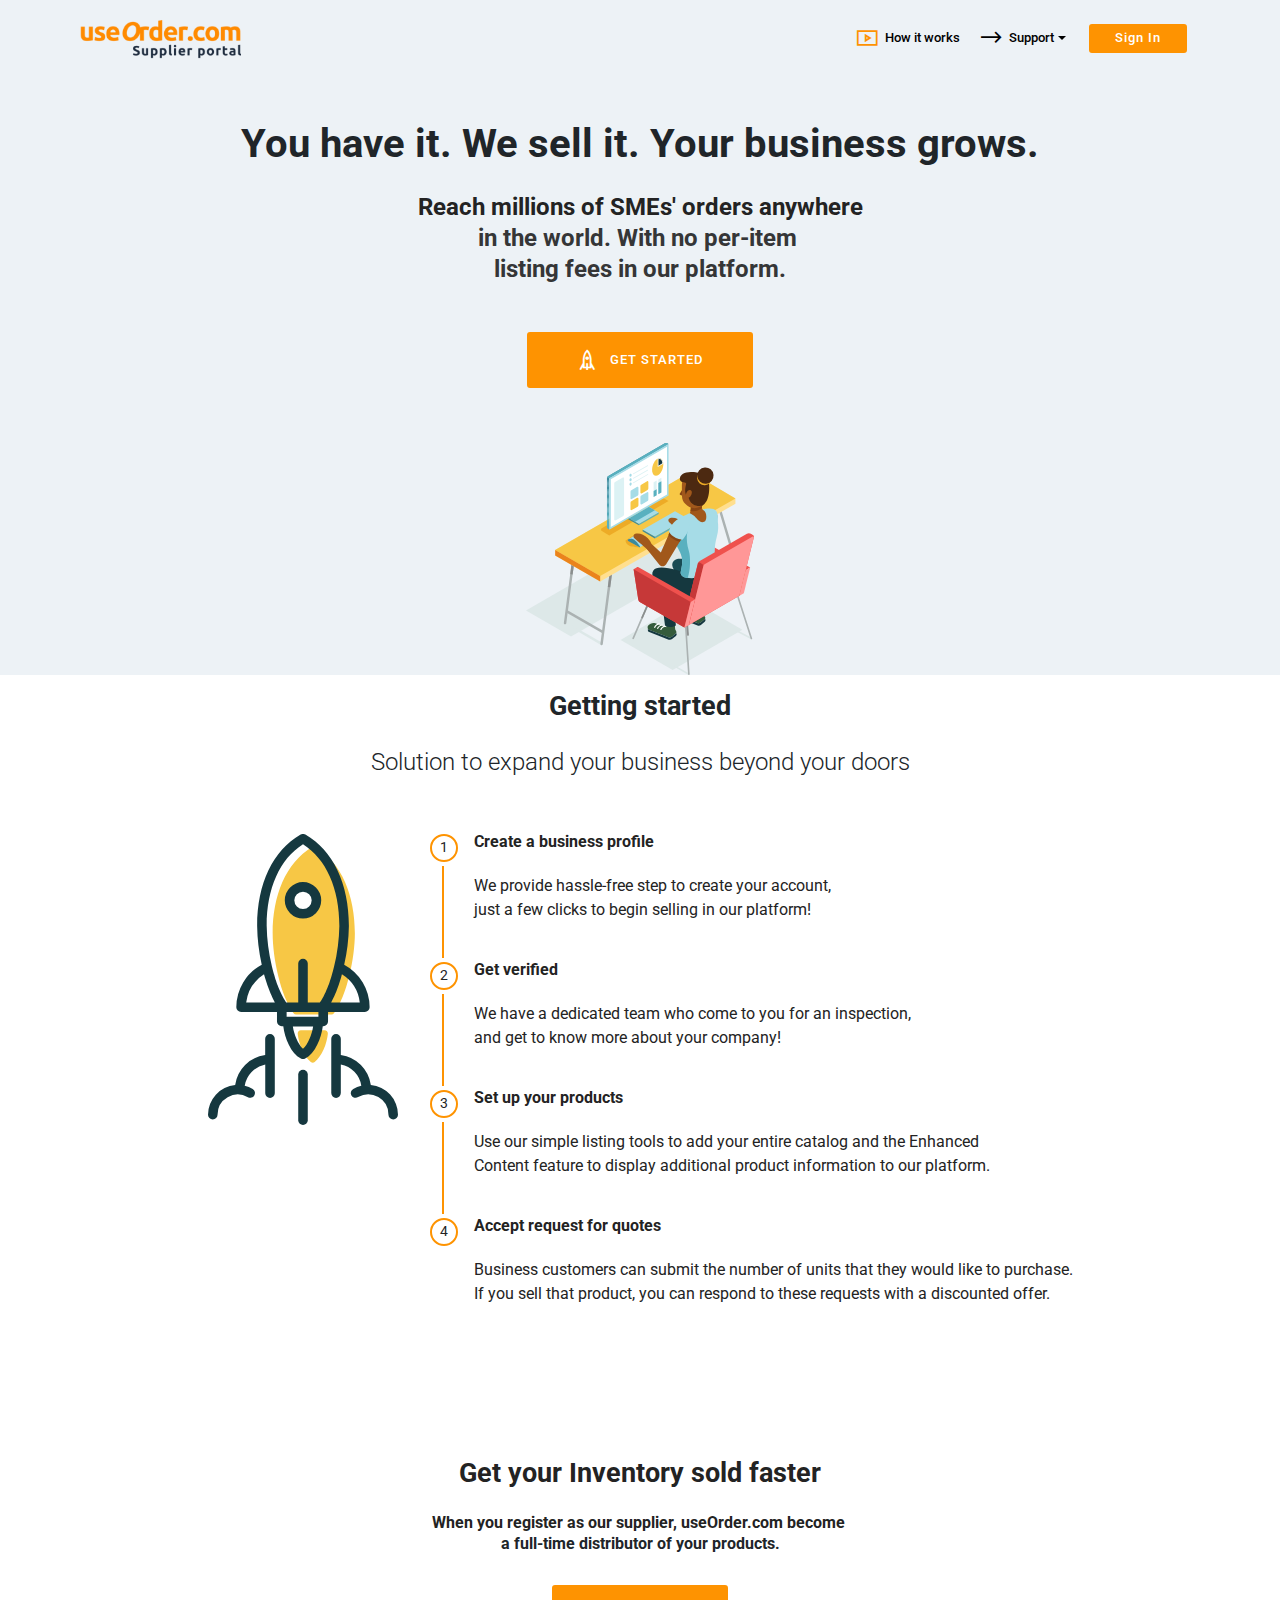
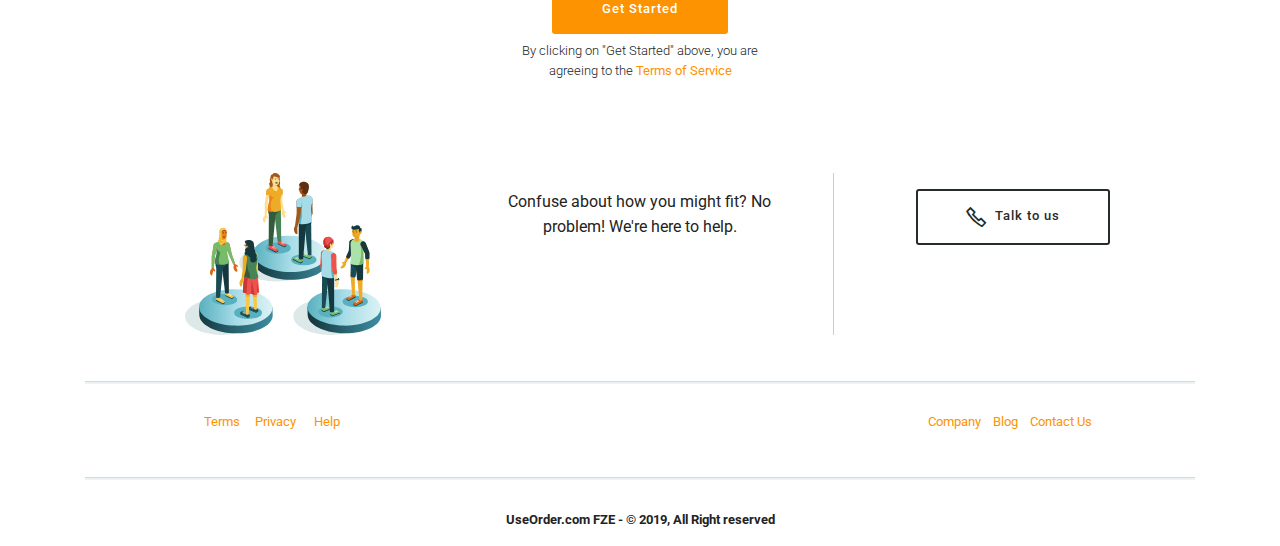
<file: index.html>
<!DOCTYPE html>
<html >
<head>
  <!-- Site made with Mobirise Website Builder v4.9.3, https://mobirise.com -->
  <meta charset="UTF-8">
  <meta http-equiv="X-UA-Compatible" content="IE=edge">
  <meta name="generator" content="Mobirise v4.9.3, mobirise.com">
  <meta name="viewport" content="width=device-width, initial-scale=1, minimum-scale=1">
  <link rel="shortcut icon" href="assets/images/dazzle-1-128x128-1.png" type="image/x-icon">
  <meta name="description" content="">
  <title>Home</title>
  <link rel="stylesheet" href="assets/web/assets/mobirise-icons2/mobirise2.css">
  <link rel="stylesheet" href="assets/tether/tether.min.css">
  <link rel="stylesheet" href="assets/bootstrap/css/bootstrap.min.css">
  <link rel="stylesheet" href="assets/bootstrap/css/bootstrap-grid.min.css">
  <link rel="stylesheet" href="assets/bootstrap/css/bootstrap-reboot.min.css">
  <link rel="stylesheet" href="assets/dropdown/css/style.css">
  <link rel="stylesheet" href="assets/theme/css/style.css">
  <link rel="stylesheet" href="assets/mobirise/css/mbr-additional.css" type="text/css">
  
  
  
</head>
<body>

<!-- Google Analytics -->
<!-- Global site tag (gtag.js) - Google Analytics -->
<script async src="https://www.googletagmanager.com/gtag/js?id=UA-134675288-1"></script>
<script>
  window.dataLayer = window.dataLayer || [];
  function gtag(){dataLayer.push(arguments);}
  gtag('js', new Date());

  gtag('config', 'UA-134675288-1');
</script>

<!-- /Google Analytics -->


  <section class="menu cid-rhuLbF3Mrj" once="menu" id="menu2-u">

    

    <nav class="navbar navbar-expand beta-menu navbar-dropdown align-items-center navbar-toggleable-sm bg-color transparent">
        <button class="navbar-toggler navbar-toggler-right" type="button" data-toggle="collapse" data-target="#navbarSupportedContent" aria-controls="navbarSupportedContent" aria-expanded="false" aria-label="Toggle navigation">
            <div class="hamburger">
                <span></span>
                <span></span>
                <span></span>
                <span></span>
            </div>
        </button>
        <div class="menu-logo">
            <div class="navbar-brand">
                <span class="navbar-logo">
                    <a href="index.html">
                        <img src="assets/images/logonow-1-244x244.png" alt="Mobirise" title="" style="height: 3.8rem;">
                    </a>
                </span>
                
            </div>
        </div>
        <div class="collapse navbar-collapse" id="navbarSupportedContent">
            <ul class="navbar-nav nav-dropdown" data-app-modern-menu="true"><li class="nav-item"><a class="nav-link link text-black display-4" href="#top" aria-expanded="false"><span class="mobi-mbri mobi-mbri-video-play mbr-iconfont mbr-iconfont-btn" style="color: rgb(254, 147, 1);"></span>How it works</a></li><li class="nav-item dropdown open">
                    <a class="nav-link link dropdown-toggle text-black display-4" href="page4.html#header10-1l" data-toggle="dropdown-submenu" aria-expanded="true"><span class="mobi-mbri mobi-mbri-right mbr-iconfont mbr-iconfont-btn"></span>
                        Support</a><div class="dropdown-menu"><a class="dropdown-item text-black display-4" href="page4.html#accordion2-2a">Help center<br>Learn more<br></a></div>
                </li></ul>
            <div class="navbar-buttons mbr-section-btn"><a class="btn btn-sm btn-primary display-4" href="https://suppliers-useorder-signup-authentification.auth.us-east-1.amazoncognito.com/login?response_type=code&client_id=74ou6cuthbeesd1fbcfqaa1pvc&redirect_uri=https://share.hsforms.com/1oiTVEujmROKLrL9jrIRT2A34qjj">Sign In</a></div>
        </div>
    </nav>
</section>

<section class="engine"><a href="https://mobirise.info/v">free html templates</a></section><section class="header4 cid-rhuJ1ALXPg" id="header4-s">

    

    

    <div class="container">
        <div class="row justify-content-md-center">
            <div class="media-content col-md-10">
                <h1 class="mbr-section-title align-center mbr-white pb-3 mbr-bold mbr-fonts-style display-1">You have it. We sell it. Your business grows.</h1>
                <h3 class="mbr-section-subtitle align-center mbr-white mbr-light pb-3 mbr-fonts-style display-5"><strong>Reach millions of SMEs' orders anywhere</strong><div><strong>in the world. With no per-item&nbsp;</strong></div><div><strong>listing fees in our platform.</strong></div></h3>
                <div class="mbr-text align-center mbr-white pb-3">
                    
                </div>
                <div class="mbr-section-btn align-center"><a class="btn btn-md btn-primary display-4" href="https://suppliers-useorder-signup-authentification.auth.us-east-1.amazoncognito.com/signup?response_type=code&client_id=74ou6cuthbeesd1fbcfqaa1pvc&redirect_uri=https://share.hsforms.com/1oiTVEujmROKLrL9jrIRT2A34qjj"><span class="mobi-mbri mobi-mbri-rocket mbr-iconfont mbr-iconfont-btn" style="color: rgb(255, 255, 255);"></span>GET STARTED</a></div>
            </div>
            <div class="mbr-figure pt-5">
                <img src="assets/images/person-at-desk.svg" alt="Mobirise" title="" style="width: 20%;">
            </div>
        </div>
    </div>
</section>

<section class="step3 cid-rhvi5Hh8Ep" id="step3-y">

    

    
    
    <div class="container">
        <h2 class="mbr-section-title pb-3 mbr-fonts-style align-center display-2"><strong>Getting started</strong></h2>
        <h3 class="mbr-section-subtitle pb-5 mbr-fonts-style align-center display-5">Solution to expand your business beyond your doors</h3>
        <div class="media-container-row">
            <div class="media-block" style="width: 20%;">
                <div class="mbr-figure">
                    <img src="assets/images/business-growth.svg" alt="" title="">
                </div>
            </div>
            <div class="step-container">
                <div class="card separline pb-4">
                    <div class="step-element d-flex">
                        <div class="step-wrapper pr-3">
                            <div class="step d-flex align-items-center justify-content-center">
                                1
                            </div>
                        </div>          
                        <div class="step-text-content">
                            <h4 class="mbr-step-title pb-3 mbr-fonts-style display-7"><strong>Create a business profile</strong></h4>
                            <p class="mbr-step-text mbr-fonts-style display-7">We provide hassle-free step to create your account,&nbsp;<br>just a few clicks to begin selling in our platform!</p>
                        </div>
                    </div>
                </div>

                <div class="card separline pb-4">
                    <div class="step-element d-flex">
                        <div class="step-wrapper pr-3">
                            <div class="step d-flex align-items-center justify-content-center">
                                2
                            </div>
                        </div>          
                        <div class="step-text-content">
                            <h4 class="mbr-step-title pb-3 mbr-fonts-style display-7"><div><span style="font-size: 1rem; background-color: transparent;"><strong>Get verified</strong></span><br></div></h4>
                            <p class="mbr-step-text mbr-fonts-style display-7">We have a dedicated team who come to you for an inspection, <br>and get to know more about your company!</p>
                        </div>
                    </div>
                </div>

                <div class="card separline pb-4">
                    <div class="step-element d-flex">
                        <div class="step-wrapper pr-3">
                            <div class="step d-flex align-items-center justify-content-center">
                                3
                            </div>
                        </div>          
                        <div class="step-text-content">
                            <h4 class="mbr-step-title pb-3 mbr-fonts-style display-7"><div><span style="font-size: 1rem; background-color: transparent;"><strong>Set up your products</strong></span><br></div></h4>
                            <p class="mbr-step-text mbr-fonts-style display-7">Use our simple listing tools to add your entire catalog and the Enhanced <br>Content feature to display additional product information to our platform.</p>
                        </div>
                    </div>
                </div>

                <div class="card">
                    <div class="step-element d-flex">
                        <div class="step-wrapper pr-3">
                            <div class="step d-flex align-items-center justify-content-center">
                                4
                            </div>
                        </div>          
                        <div class="step-text-content">
                            <h4 class="mbr-step-title pb-3 mbr-fonts-style display-7"><strong>
                                Accept request for quotes</strong></h4>
                            <p class="mbr-step-text mbr-fonts-style display-7">Business customers can submit the number of units that they would like to purchase. <br>If you sell that product, you can respond to these requests with a discounted offer.</p>
                        </div>
                    </div>
                </div>

                

                

                

                

                
            </div>
        </div>
    </div>
</section>

<section class="header1 cid-rhuCE1dL53" id="header1-n">

    

    

    <div class="container">
        <div class="row justify-content-md-center">
            <div class="mbr-white col-md-10">
                <h1 class="mbr-section-title align-center mbr-bold pb-3 mbr-fonts-style display-2">Get your Inventory sold faster</h1>
                <h3 class="mbr-section-subtitle align-center mbr-light pb-3 mbr-fonts-style display-7"><strong>When you register as our supplier, useOrder.com become&nbsp;</strong><div><strong>a full-time distributor of your products.</strong></div></h3>
                
                <div class="mbr-section-btn align-center"><a class="btn btn-md btn-primary display-4" href="https://suppliers-useorder-signup-authentification.auth.us-east-1.amazoncognito.com/signup?response_type=code&client_id=74ou6cuthbeesd1fbcfqaa1pvc&redirect_uri=https://share.hsforms.com/1oiTVEujmROKLrL9jrIRT2A34qjj">Get Started</a></div>
            </div>
        </div>
    </div>

</section>

<section class="mbr-section article content1 cid-rhuDXevOaW" id="content1-q">
    
     

    <div class="container">
        <div class="media-container-row">
            <div class="mbr-text col-12 mbr-fonts-style display-4 col-md-6">By clicking on "Get Started" above, you are<div><span style="font-size: 0.8rem;">agreeing to the <a href="page5.html#content4-1u">Terms of Service</a></span><br></div></div>
        </div>
    </div>
</section>

<section class="services4 cid-rhGhjwsPS7" xmlns="http://www.w3.org/1999/html" id="services4-2n">
    <!---->
    
    <!---->
    <!--Overlay-->
    
    <!--Container-->
    <div class="container">
        <div class="row">
            <!--Card-1-->
            <div class="card p-3 col-12">
                <div class="card-wrapper media-container-row media-container-row">
                    <div class="card-box">
                        <div class="row">
                            <div class="col-12 col-md-12 col-lg-4">
                                <div class="wrapper">
                                    <!--Image-->
                                    <div class="mbr-figure" style="width: 60%;">
                                        <img src="assets/images/customer-segments.svg" alt="Mobirise" title="">
                                    </div>
                                </div>
                            </div>
                            <div class="col-12 col-md-7 col-lg-4">
                                <div class="wrapper col-left">
                                    <!--Title-->
                                    
                                    <!--Subtitle-->
                                    <p class="mbr-text mbr-fonts-style pt-3 display-7">Confuse about how you might fit? No problem! We're here to help.<br></p>
                                </div>
                            </div>
                            <div class="col-12 col-md-5 col-lg-4">
                                <div class="wrapper border_wrapper">
                                    <!--Cost-->
                                    
                                    <!--Btn-->
                                    <div class="mbr-section-btn col-right align-center"><a href="tel:+971 4 8867745" class="btn m-0 btn-info-outline display-4"><span class="mobi-mbri mobi-mbri-phone mbr-iconfont mbr-iconfont-btn"></span>Talk to us</a></div>
                                </div>
                            </div>
                        </div>
                    </div>
                </div>
            </div>
            <!--Card-2-->
            
            <!--Card-3-->
            
        </div>
    </div>
</section>

<section class="mbr-section article content9 cid-rhysHMJvv6" id="content9-1k">
    
     

    <div class="container">
        <div class="inner-container" style="width: 100%;">
            <hr class="line" style="width: 100%;">
            <div class="section-text align-center mbr-fonts-style display-4"><p>&nbsp; &nbsp; &nbsp;<a href="page5.html" class="text-primary">Terms</a>&nbsp; &nbsp; &nbsp;<a href="page3.html">Privacy</a> &nbsp; &nbsp; &nbsp;<a href="page4.html#accordion2-2a" class="text-primary">Help</a>&nbsp; &nbsp; &nbsp; &nbsp; &nbsp; &nbsp; &nbsp; &nbsp; &nbsp; &nbsp; &nbsp; &nbsp; &nbsp; &nbsp; &nbsp; &nbsp; &nbsp; &nbsp; &nbsp; &nbsp; &nbsp; &nbsp; &nbsp; &nbsp; &nbsp; &nbsp; &nbsp; &nbsp; &nbsp; &nbsp; &nbsp; &nbsp; &nbsp; &nbsp; &nbsp; &nbsp; &nbsp; &nbsp; &nbsp; &nbsp; &nbsp; &nbsp; &nbsp; &nbsp; &nbsp; &nbsp; &nbsp; &nbsp; &nbsp; &nbsp; &nbsp; &nbsp; &nbsp; &nbsp; &nbsp; &nbsp; &nbsp; &nbsp; &nbsp; &nbsp; &nbsp; &nbsp; &nbsp; &nbsp; &nbsp; &nbsp; &nbsp; &nbsp; &nbsp; &nbsp; &nbsp; &nbsp; &nbsp; &nbsp; &nbsp; &nbsp; &nbsp; &nbsp; &nbsp; &nbsp; &nbsp; &nbsp; &nbsp; &nbsp; &nbsp; &nbsp; &nbsp; &nbsp; &nbsp; &nbsp; &nbsp; &nbsp; &nbsp; &nbsp; &nbsp; &nbsp; &nbsp; &nbsp;&nbsp;<a href="index.html" class="text-primary">Company</a> &nbsp; &nbsp;<a href="index.html" class="text-primary">Blog</a> &nbsp; &nbsp;<a href="mailto:b@suleman.awsapps.com" class="text-primary">Contact Us</a></p></div>
            <hr class="line" style="width: 100%;">
        </div>
        </div>
</section>

<section once="" class="cid-rhuGXRLyRP" id="footer6-r">

    

    

    <div class="container">
        <div class="media-container-row align-center mbr-white">
            <div class="col-12">
                <p class="mbr-text mb-0 mbr-fonts-style display-4"><strong>UseOrder.com FZE - © 2019, All Right reserved</strong><br></p>
            </div>
        </div>
    </div>
</section>


  <script src="assets/web/assets/jquery/jquery.min.js"></script>
  <script src="assets/popper/popper.min.js"></script>
  <script src="assets/tether/tether.min.js"></script>
  <script src="assets/bootstrap/js/bootstrap.min.js"></script>
  <script src="assets/smoothscroll/smooth-scroll.js"></script>
  <script src="assets/dropdown/js/script.min.js"></script>
  <script src="assets/touchswipe/jquery.touch-swipe.min.js"></script>
  <script src="assets/theme/js/script.js"></script>
  
  
</body>
</html>
</file>
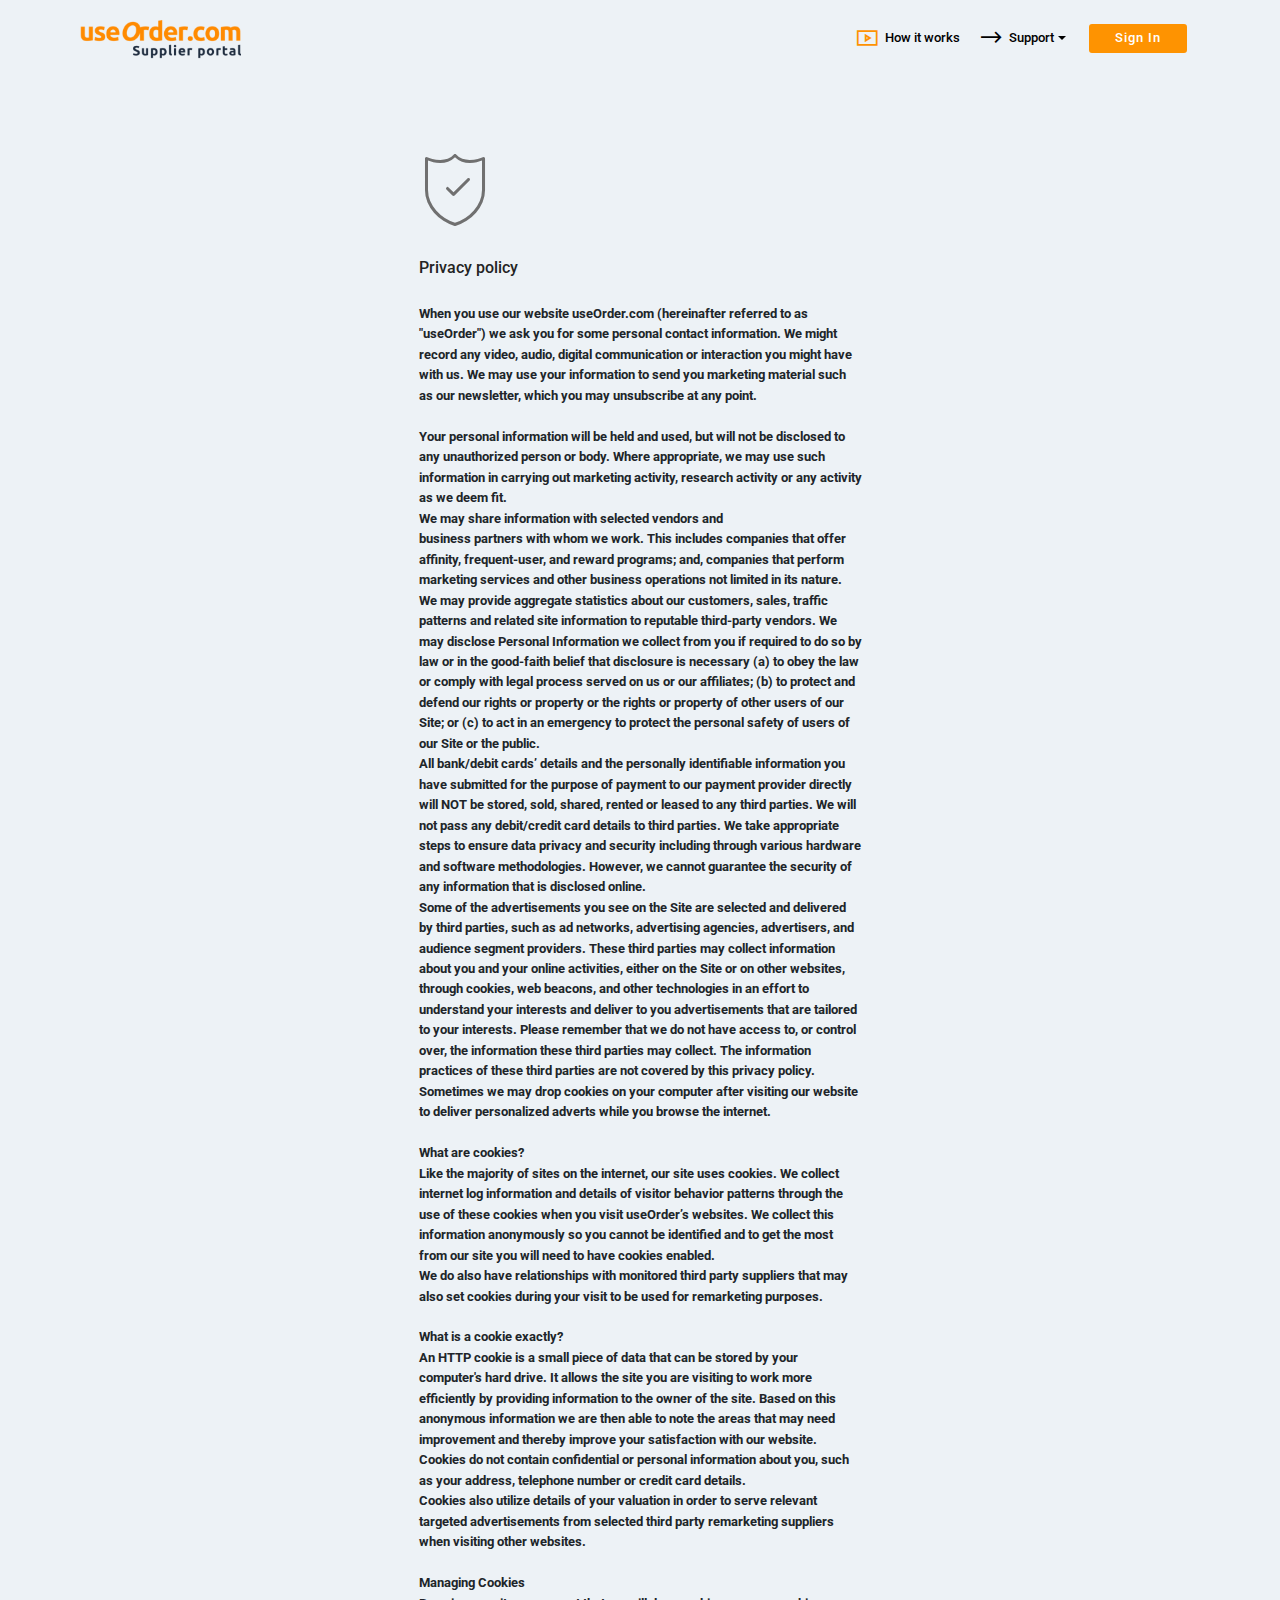
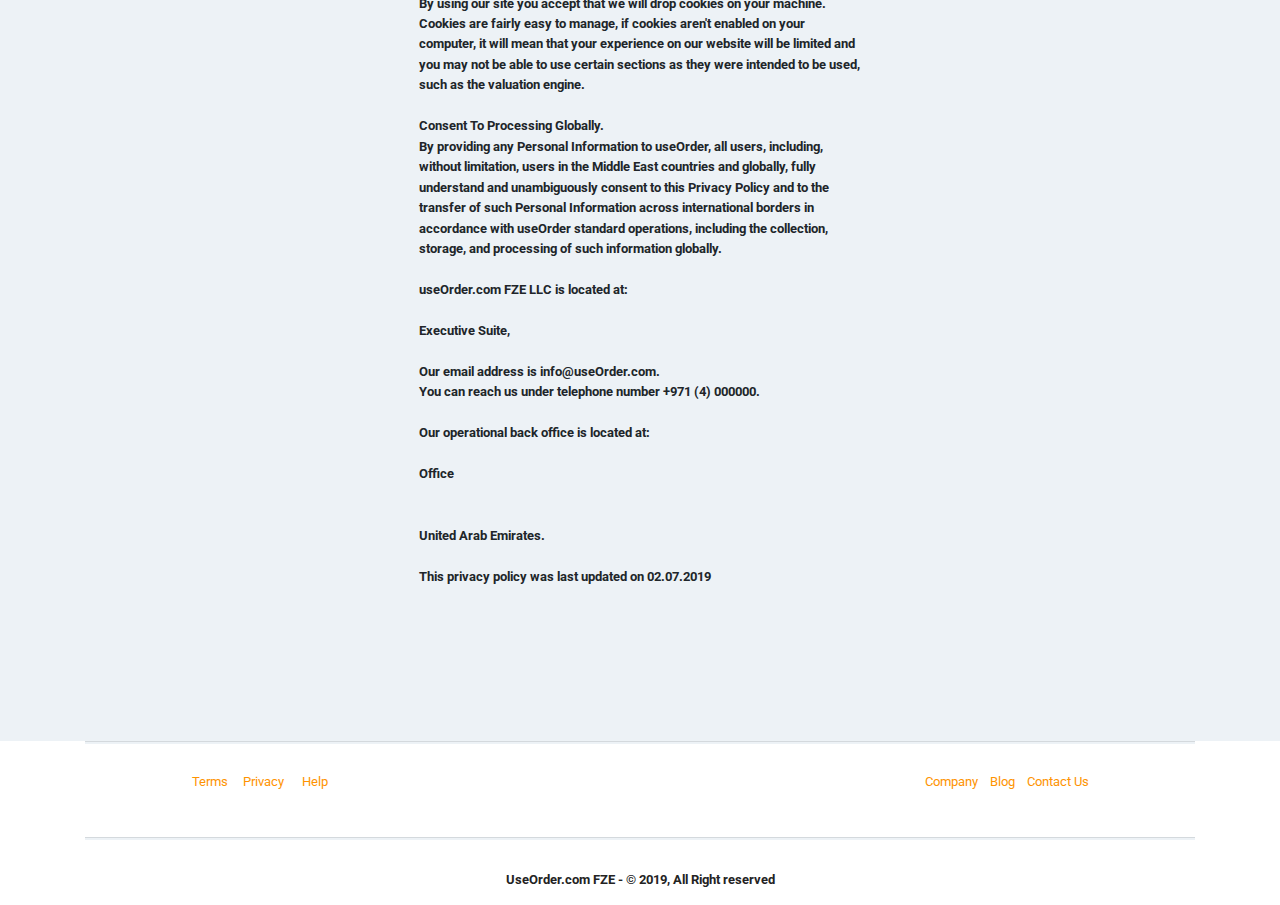
<file: page3.html>
<!DOCTYPE html>
<html >
<head>
  <!-- Site made with Mobirise Website Builder v4.9.3, https://mobirise.com -->
  <meta charset="UTF-8">
  <meta http-equiv="X-UA-Compatible" content="IE=edge">
  <meta name="generator" content="Mobirise v4.9.3, mobirise.com">
  <meta name="viewport" content="width=device-width, initial-scale=1, minimum-scale=1">
  <link rel="shortcut icon" href="assets/images/dazzle-1-128x128-1.png" type="image/x-icon">
  <meta name="description" content="">
  <title>Privacy</title>
  <link rel="stylesheet" href="assets/web/assets/mobirise-icons2/mobirise2.css">
  <link rel="stylesheet" href="assets/web/assets/mobirise-icons/mobirise-icons.css">
  <link rel="stylesheet" href="assets/tether/tether.min.css">
  <link rel="stylesheet" href="assets/bootstrap/css/bootstrap.min.css">
  <link rel="stylesheet" href="assets/bootstrap/css/bootstrap-grid.min.css">
  <link rel="stylesheet" href="assets/bootstrap/css/bootstrap-reboot.min.css">
  <link rel="stylesheet" href="assets/dropdown/css/style.css">
  <link rel="stylesheet" href="assets/theme/css/style.css">
  <link rel="stylesheet" href="assets/mobirise/css/mbr-additional.css" type="text/css">
  
  
  
</head>
<body>

<!-- Google Analytics -->
<!-- Global site tag (gtag.js) - Google Analytics -->
<script async src="https://www.googletagmanager.com/gtag/js?id=UA-134675288-1"></script>
<script>
  window.dataLayer = window.dataLayer || [];
  function gtag(){dataLayer.push(arguments);}
  gtag('js', new Date());

  gtag('config', 'UA-134675288-1');
</script>

<!-- /Google Analytics -->


  <section class="menu cid-rhuLbF3Mrj" once="menu" id="menu2-1l">

    

    <nav class="navbar navbar-expand beta-menu navbar-dropdown align-items-center navbar-toggleable-sm bg-color transparent">
        <button class="navbar-toggler navbar-toggler-right" type="button" data-toggle="collapse" data-target="#navbarSupportedContent" aria-controls="navbarSupportedContent" aria-expanded="false" aria-label="Toggle navigation">
            <div class="hamburger">
                <span></span>
                <span></span>
                <span></span>
                <span></span>
            </div>
        </button>
        <div class="menu-logo">
            <div class="navbar-brand">
                <span class="navbar-logo">
                    <a href="index.html">
                        <img src="assets/images/logonow-1-244x244.png" alt="Mobirise" title="" style="height: 3.8rem;">
                    </a>
                </span>
                
            </div>
        </div>
        <div class="collapse navbar-collapse" id="navbarSupportedContent">
            <ul class="navbar-nav nav-dropdown" data-app-modern-menu="true"><li class="nav-item"><a class="nav-link link text-black display-4" href="#top" aria-expanded="false"><span class="mobi-mbri mobi-mbri-video-play mbr-iconfont mbr-iconfont-btn" style="color: rgb(254, 147, 1);"></span>How it works</a></li><li class="nav-item dropdown open">
                    <a class="nav-link link dropdown-toggle text-black display-4" href="page4.html#header10-1l" data-toggle="dropdown-submenu" aria-expanded="true"><span class="mobi-mbri mobi-mbri-right mbr-iconfont mbr-iconfont-btn"></span>
                        Support</a><div class="dropdown-menu"><a class="dropdown-item text-black display-4" href="page4.html#accordion2-2a">Help center<br>Learn more<br></a></div>
                </li></ul>
            <div class="navbar-buttons mbr-section-btn"><a class="btn btn-sm btn-primary display-4" href="https://suppliers-useorder-signup-authentification.auth.us-east-1.amazoncognito.com/login?response_type=code&client_id=74ou6cuthbeesd1fbcfqaa1pvc&redirect_uri=https://share.hsforms.com/1oiTVEujmROKLrL9jrIRT2A34qjj">Sign In</a></div>
        </div>
    </nav>
</section>

<section class="engine"><a href="https://mobirise.info/t">amp templates</a></section><section class="features6 cid-rinvRBpETC" id="features6-1o">
    
    

    
    <div class="container">
        <div class="media-container-row">

            <div class="card p-3 col-12 col-md-6">
                <div class="card-img pb-3">
                    <span class="mbr-iconfont mbri-protect"></span>
                </div>
                <div class="card-box">
                    <h4 class="card-title py-3 mbr-fonts-style display-7">
                        Privacy policy</h4>
                    <p class="mbr-text mbr-fonts-style display-4"><strong>When you use our website useOrder.com (hereinafter referred to as "useOrder") we ask you for some personal contact information. We might record any video, audio, digital communication or interaction you might have with us. We may use your information to send you marketing material such as our newsletter, which you may unsubscribe at any point.<br><br>Your personal information will be held and used, but will not be disclosed to any unauthorized person or body. Where appropriate, we may use such information in carrying out marketing activity, research activity or any activity as we deem fit. <br>We may share information with selected vendors and<br>business partners with whom we work. This includes companies that offer affinity, frequent-user, and reward programs; and, companies that perform marketing services and other business operations not limited in its nature. We may provide aggregate statistics about our customers, sales, traffic patterns and related site information to reputable third-party vendors. We may disclose Personal Information we collect from you if required to do so by law or in the good-faith belief that disclosure is necessary (a) to obey the law or comply with legal process served on us or our affiliates; (b) to protect and defend our rights or property or the rights or property of other users of our Site; or (c) to act in an emergency to protect the personal safety of users of our Site or the public.<br>All bank/debit cards’ details and the personally identifiable information you have submitted for the purpose of payment to our payment provider directly will NOT be stored, sold, shared, rented or leased to any third parties. We will not pass any debit/credit card details to third parties. We take appropriate steps to ensure data privacy and security including through various hardware and software methodologies. However, we cannot guarantee the security of any information that is disclosed online.<br>Some of the advertisements you see on the Site are selected and delivered by third parties, such as ad networks, advertising agencies, advertisers, and audience segment providers. These third parties may collect information about you and your online activities, either on the Site or on other websites, through cookies, web beacons, and other technologies in an effort to understand your interests and deliver to you advertisements that are tailored to your interests. Please remember that we do not have access to, or control over, the information these third parties may collect. The information practices of these third parties are not covered by this privacy policy. Sometimes we may drop cookies on your computer after visiting our website to deliver personalized adverts while you browse the internet.<br><br>What are cookies?<br>Like the majority of sites on the internet, our site uses cookies. We collect internet log information and details of visitor behavior patterns through the use of these cookies when you visit useOrder’s websites. We collect this information anonymously so you cannot be identified and to get the most from our site you will need to have cookies enabled.<br>We do also have relationships with monitored third party suppliers that may also set cookies during your visit to be used for remarketing purposes.<br><br>What is a cookie exactly?<br>An HTTP cookie is a small piece of data that can be stored by your computer's hard drive. It allows the site you are visiting to work more efficiently by providing information to the owner of the site. Based on this anonymous information we are then able to note the areas that may need improvement and thereby improve your satisfaction with our website.<br>Cookies do not contain confidential or personal information about you, such as your address, telephone number or credit card details.<br>Cookies also utilize details of your valuation in order to serve relevant targeted advertisements from selected third party remarketing suppliers when visiting other websites.<br><br>Managing Cookies<br>By using our site you accept that we will drop cookies on your machine.<br>Cookies are fairly easy to manage, if cookies aren't enabled on your computer, it will mean that your experience on our website will be limited and you may not be able to use certain sections as they were intended to be used, such as the valuation engine.<br><br>Consent To Processing Globally.<br>By providing any Personal Information to useOrder, all users, including, without limitation, users in the Middle East countries and globally, fully understand and unambiguously consent to this Privacy Policy and to the transfer of such Personal Information across international borders in accordance with useOrder standard operations, including the collection, storage, and processing of such information globally.<br><br>useOrder.com FZE LLC is located at: <br><br>Executive Suite, <br><br>Our email address is info@useOrder.com.<br>You can reach us under telephone number +971 (4) 000000.<br><br>Our operational back office is located at:<br><br>Office <br><br><br>United Arab Emirates.<br><br>This privacy policy was last updated on 02.07.2019</strong></p>
                </div>
            </div>

            

            

            

        </div>

    </div>

</section>

<section class="mbr-section article content9 cid-risVNT5VCG" id="content9-1x">
    
     

    <div class="container">
        <div class="inner-container" style="width: 100%;">
            <hr class="line" style="width: 100%;">
            <div class="section-text align-center mbr-fonts-style display-4"><p><a href="page5.html#content4-1u" class="text-primary">Terms</a>&nbsp; &nbsp; &nbsp;<a href="#top">Privacy</a> &nbsp; &nbsp; &nbsp;<a href="page4.html#accordion2-2a" class="text-primary">Help</a>&nbsp;&nbsp;&nbsp; &nbsp; &nbsp; &nbsp; &nbsp; &nbsp; &nbsp; &nbsp; &nbsp; &nbsp; &nbsp; &nbsp; &nbsp; &nbsp; &nbsp; &nbsp; &nbsp; &nbsp; &nbsp; &nbsp; &nbsp; &nbsp; &nbsp; &nbsp; &nbsp; &nbsp; &nbsp; &nbsp; &nbsp; &nbsp; &nbsp; &nbsp; &nbsp; &nbsp; &nbsp; &nbsp; &nbsp; &nbsp; &nbsp; &nbsp; &nbsp; &nbsp; &nbsp; &nbsp; &nbsp; &nbsp; &nbsp; &nbsp; &nbsp; &nbsp; &nbsp; &nbsp; &nbsp; &nbsp; &nbsp; &nbsp; &nbsp; &nbsp; &nbsp; &nbsp; &nbsp; &nbsp; &nbsp; &nbsp; &nbsp; &nbsp; &nbsp; &nbsp; &nbsp; &nbsp; &nbsp; &nbsp; &nbsp; &nbsp; &nbsp; &nbsp; &nbsp; &nbsp; &nbsp; &nbsp; &nbsp; &nbsp; &nbsp; &nbsp; &nbsp; &nbsp; &nbsp; &nbsp; &nbsp; &nbsp; &nbsp; &nbsp; &nbsp; &nbsp; &nbsp; &nbsp; &nbsp; &nbsp; &nbsp;<a href="index.html" class="text-primary">Company</a> &nbsp; &nbsp;<a href="index.html" class="text-primary">Blog</a> &nbsp; &nbsp;<a href="mailto:b@suleman.awsapps.com" class="text-primary">Contact Us</a></p></div>
            <hr class="line" style="width: 100%;">
        </div>
        </div>
</section>

<section once="" class="cid-rhuGXRLyRP" id="footer6-1m">

    

    

    <div class="container">
        <div class="media-container-row align-center mbr-white">
            <div class="col-12">
                <p class="mbr-text mb-0 mbr-fonts-style display-4"><strong>UseOrder.com FZE - © 2019, All Right reserved</strong><br></p>
            </div>
        </div>
    </div>
</section>


  <script src="assets/web/assets/jquery/jquery.min.js"></script>
  <script src="assets/popper/popper.min.js"></script>
  <script src="assets/tether/tether.min.js"></script>
  <script src="assets/bootstrap/js/bootstrap.min.js"></script>
  <script src="assets/smoothscroll/smooth-scroll.js"></script>
  <script src="assets/dropdown/js/script.min.js"></script>
  <script src="assets/touchswipe/jquery.touch-swipe.min.js"></script>
  <script src="assets/theme/js/script.js"></script>
  
  
</body>
</html>
</file>
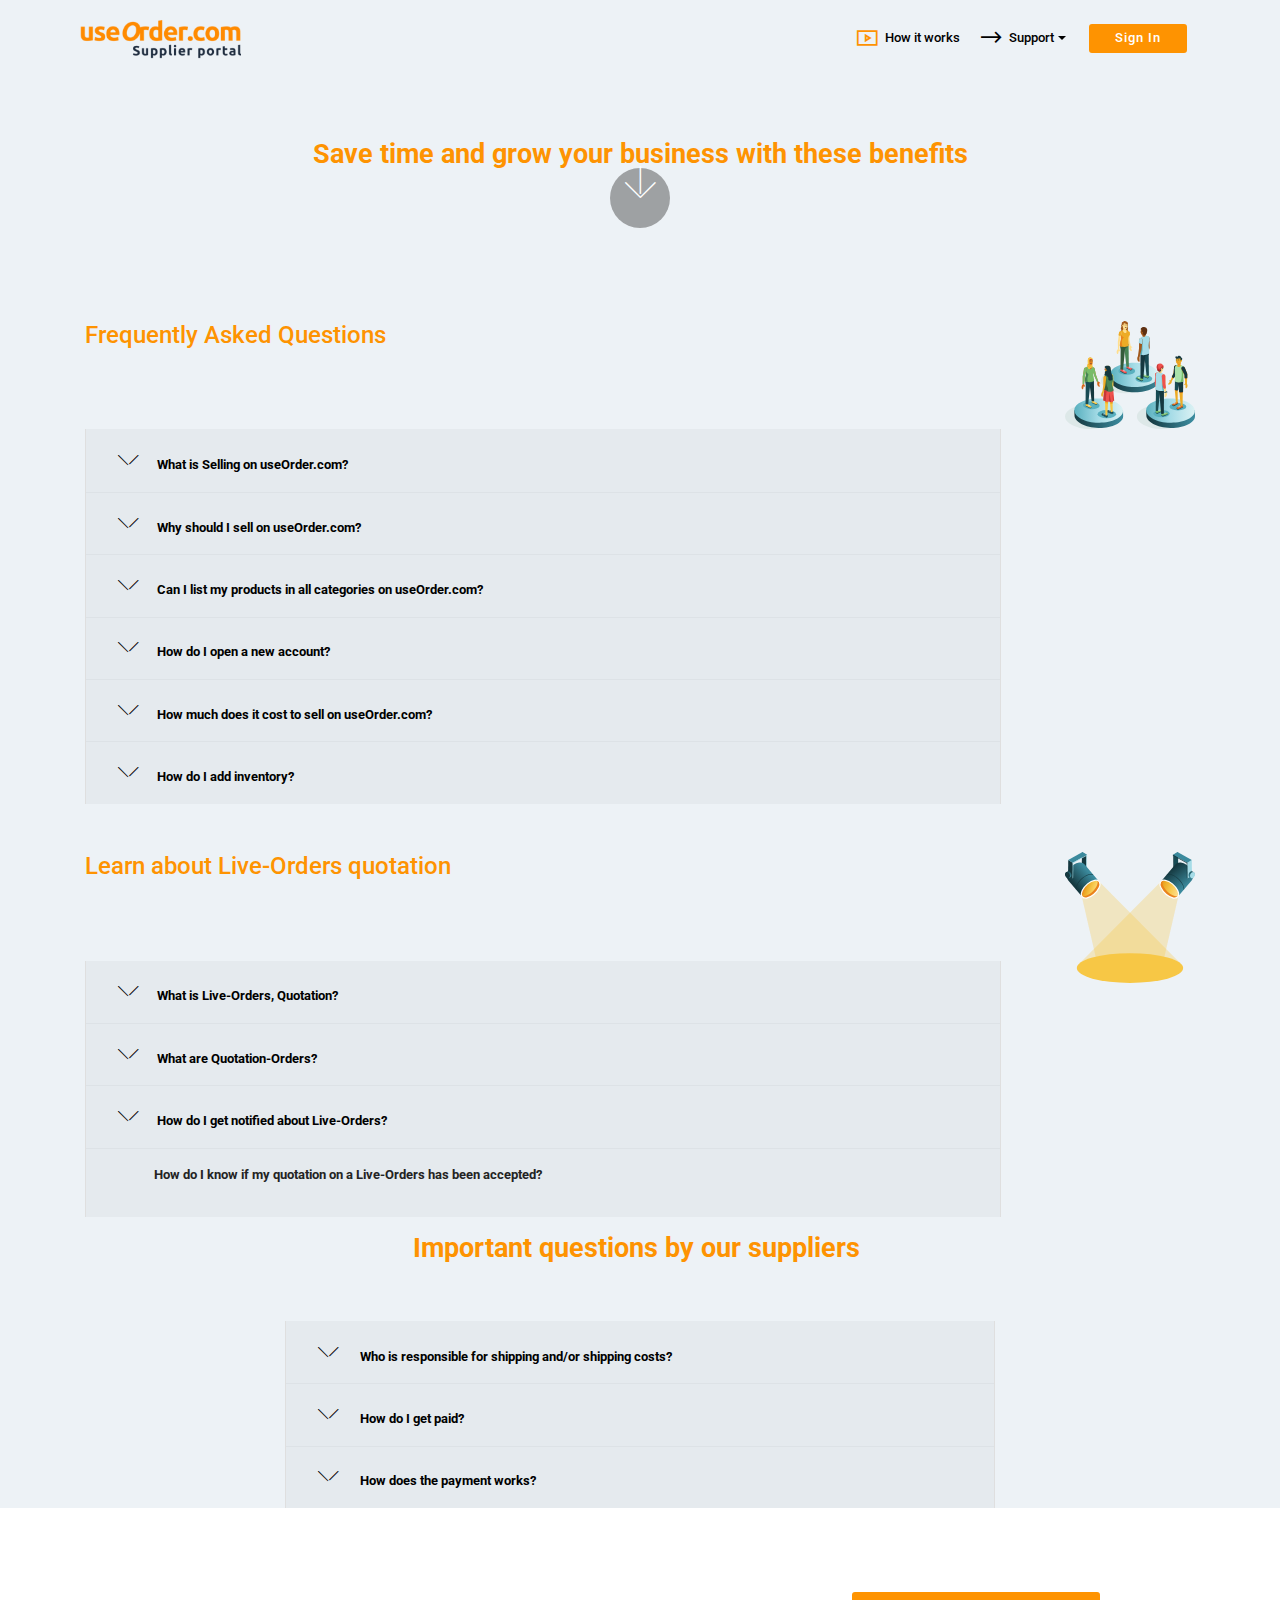
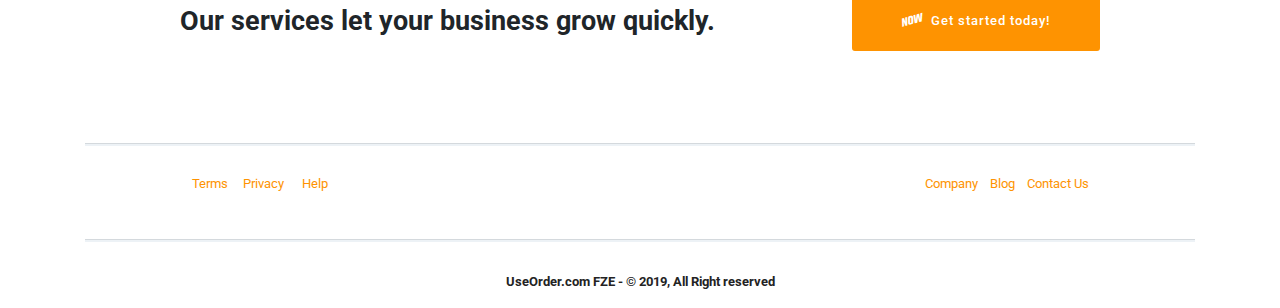
<file: page4.html>
<!DOCTYPE html>
<html >
<head>
  <!-- Site made with Mobirise Website Builder v4.9.3, https://mobirise.com -->
  <meta charset="UTF-8">
  <meta http-equiv="X-UA-Compatible" content="IE=edge">
  <meta name="generator" content="Mobirise v4.9.3, mobirise.com">
  <meta name="viewport" content="width=device-width, initial-scale=1, minimum-scale=1">
  <link rel="shortcut icon" href="assets/images/dazzle-1-128x128-1.png" type="image/x-icon">
  <meta name="description" content="">
  <title>support</title>
  <link rel="stylesheet" href="assets/web/assets/mobirise-icons/mobirise-icons.css">
  <link rel="stylesheet" href="assets/web/assets/mobirise-icons2/mobirise2.css">
  <link rel="stylesheet" href="assets/tether/tether.min.css">
  <link rel="stylesheet" href="assets/bootstrap/css/bootstrap.min.css">
  <link rel="stylesheet" href="assets/bootstrap/css/bootstrap-grid.min.css">
  <link rel="stylesheet" href="assets/bootstrap/css/bootstrap-reboot.min.css">
  <link rel="stylesheet" href="assets/socicon/css/styles.css">
  <link rel="stylesheet" href="assets/dropdown/css/style.css">
  <link rel="stylesheet" href="assets/theme/css/style.css">
  <link rel="stylesheet" href="assets/mobirise/css/mbr-additional.css" type="text/css">
  
  
  
</head>
<body>

<!-- Google Analytics -->
<!-- Global site tag (gtag.js) - Google Analytics -->
<script async src="https://www.googletagmanager.com/gtag/js?id=UA-134675288-1"></script>
<script>
  window.dataLayer = window.dataLayer || [];
  function gtag(){dataLayer.push(arguments);}
  gtag('js', new Date());

  gtag('config', 'UA-134675288-1');
</script>

<!-- /Google Analytics -->


  <section class="menu cid-rintqkcmAB" once="menu" id="menu2-1k">

    

    <nav class="navbar navbar-expand beta-menu navbar-dropdown align-items-center navbar-toggleable-sm bg-color transparent">
        <button class="navbar-toggler navbar-toggler-right" type="button" data-toggle="collapse" data-target="#navbarSupportedContent" aria-controls="navbarSupportedContent" aria-expanded="false" aria-label="Toggle navigation">
            <div class="hamburger">
                <span></span>
                <span></span>
                <span></span>
                <span></span>
            </div>
        </button>
        <div class="menu-logo">
            <div class="navbar-brand">
                <span class="navbar-logo">
                    <a href="index.html">
                        <img src="assets/images/logonow-1-244x244.png" alt="Mobirise" title="" style="height: 3.8rem;">
                    </a>
                </span>
                
            </div>
        </div>
        <div class="collapse navbar-collapse" id="navbarSupportedContent">
            <ul class="navbar-nav nav-dropdown" data-app-modern-menu="true"><li class="nav-item"><a class="nav-link link text-black display-4" href="#top" aria-expanded="false"><span class="mobi-mbri mobi-mbri-video-play mbr-iconfont mbr-iconfont-btn" style="color: rgb(254, 147, 1);"></span>How it works</a></li><li class="nav-item dropdown open">
                    <a class="nav-link link dropdown-toggle text-black display-4" href="page4.html#header10-1l" data-toggle="dropdown-submenu" aria-expanded="true"><span class="mobi-mbri mobi-mbri-right mbr-iconfont mbr-iconfont-btn"></span>
                        Support</a><div class="dropdown-menu"><a class="dropdown-item text-black display-4" href="page4.html#accordion2-2a">Help center<br>Learn more<br></a></div>
                </li></ul>
            <div class="navbar-buttons mbr-section-btn"><a class="btn btn-sm btn-primary display-4" href="https://suppliers-useorder-signup-authentification.auth.us-east-1.amazoncognito.com/login?response_type=code&client_id=74ou6cuthbeesd1fbcfqaa1pvc&redirect_uri=https://share.hsforms.com/1oiTVEujmROKLrL9jrIRT2A34qjj">Sign In</a></div>
        </div>
    </nav>
</section>

<section class="engine"><a href="https://mobirise.info/j">website templates</a></section><section class="header10 cid-ris0qx9Oth" id="header10-1l">

    

    

    <div class="container">
        <div class="media-container-column mbr-white p-5 align-left">
            <h1 class="mbr-section-title mbr-bold pb-3 mbr-fonts-style display-2">Save time and grow your business with these benefits</h1>
            
            
            
        </div>
    </div>

    <div class="mbr-arrow hidden-sm-down" aria-hidden="true">
        <a href="#next">
            <i class="mbri-down mbr-iconfont"></i>
        </a>
    </div>
</section>

<section class="accordion2 cid-rhEXlCjUZV" id="accordion2-2a">

    


    
    <div class="container">
        <div class="media-container-row pt-5">
            <div class="accordion-content">
                <h2 class="mbr-section-title align-center pb-3 mbr-fonts-style display-5">Frequently Asked Questions</h2>
                
                <div id="bootstrap-accordion_13" class="panel-group accordionStyles accordion pt-5 mt-3" role="tablist" aria-multiselectable="true">
                        <div class="card">
                            <div class="card-header" role="tab" id="headingOne">
                                <a role="button" class="collapsed panel-title text-black" data-toggle="collapse" data-core="" href="#collapse1_13" aria-expanded="false" aria-controls="collapse1">
                                    <h4 class="mbr-fonts-style display-4">
                                        <span class="sign mbr-iconfont mbri-arrow-down inactive"></span><strong>&nbsp;What is Selling on useOrder.com?
                                    </strong></h4>
                                </a>
                            </div>
                            <div id="collapse1_13" class="panel-collapse noScroll collapse" role="tabpanel" aria-labelledby="headingOne" data-parent="#bootstrap-accordion_13">
                                <div class="panel-body p-4">
                                    <p class="mbr-fonts-style panel-text display-7">Selling on useOrder.com is a program that enables a manufacturer, supplier, wholesaler, distributor, and vendor to sell their products and inventory on useOrder.com and reach millions of SMEs anywhere in the world. With no per-item listing fees in our platform.</p>
                                </div>
                            </div>
                        </div>
                
                        <div class="card">
                            <div class="card-header" role="tab" id="headingTwo">
                                <a role="button" class="collapsed panel-title text-black" data-toggle="collapse" data-core="" href="#collapse2_13" aria-expanded="false" aria-controls="collapse2">
                                    <h4 class="mbr-fonts-style mbr-fonts-style display-4">
                                        <span class="sign mbr-iconfont mbri-arrow-down inactive"></span><strong>&nbsp;Why should I sell on useOrder.com?
                                    </strong></h4>
                                </a>
                                
                            </div>
                            <div id="collapse2_13" class="panel-collapse noScroll collapse" role="tabpanel" aria-labelledby="headingTwo" data-parent="#bootstrap-accordion_13">
                                <div class="panel-body p-4">
                                    <p class="mbr-fonts-style panel-text display-7">When the registration is complete, you will receive access to our Live-Orders, you reach millions of SMEs anywhere in the world. With no per-item listing fees in our platform.</p>
                                </div>
                            </div>
                        </div>
                
                        <div class="card">
                            <div class="card-header" role="tab" id="headingThree">
                                <a role="button" class="collapsed panel-title text-black" data-toggle="collapse" data-core="" href="#collapse3_13" aria-expanded="false" aria-controls="collapse3">
                                    <h4 class="mbr-fonts-style display-4">
                                        <span class="sign mbr-iconfont mbri-arrow-down inactive"></span><strong>&nbsp;Can I list my products in all categories on useOrder.com?
                                    </strong></h4>
                                </a>
                            </div>
                            <div id="collapse3_13" class="panel-collapse noScroll collapse" role="tabpanel" aria-labelledby="headingThree" data-parent="#bootstrap-accordion_13">
                                <div class="panel-body p-4">
                                    <p class="mbr-fonts-style panel-text display-7">Yes, you can, in fact, we highly recommend that you add all your inventory</p>
                                </div>
                            </div>
                        </div>
                
                        <div class="card">
                            <div class="card-header" role="tab" id="headingFour">
                                <a role="button" class="collapsed panel-title text-black" data-toggle="collapse" data-core="" href="#collapse4_13" aria-expanded="false" aria-controls="collapse4">
                                    <h4 class="mbr-fonts-style display-4">
                                        <span class="sign mbr-iconfont mbri-arrow-down inactive"></span><strong>&nbsp;How do I open a new account?</strong></h4>
                                </a>
                            </div>
                            <div id="collapse4_13" class="panel-collapse noScroll collapse" role="tabpanel" aria-labelledby="headingFour" data-parent="#bootstrap-accordion_13">
                                <div class="panel-body p-4">
                                    <p class="mbr-fonts-style panel-text display-7"><br>Registering as a supplier on useOrder.com is very easy. Simply fill out the registration form. An email will be sent to the address on the registration form, once your registration has been approved we have a dedicated team who come to you for an inspection, and get to know more about your company! (might take up to 72 hours),  providing you with instructions on how to sell in the platform than we activate your account.&nbsp;</p>
                                </div>
                            </div>
                        </div>
                
                        <div class="card">
                            <div class="card-header" role="tab" id="headingFive">
                                <a role="button" class="collapsed panel-title text-black" data-toggle="collapse" data-core="" href="#collapse5_13" aria-expanded="false" aria-controls="collapse5">
                                    <h4 class="mbr-fonts-style display-4">
                                        <span class="sign mbr-iconfont mbri-arrow-down inactive"></span><strong>&nbsp;How much does it cost to sell on useOrder.com?</strong></h4>
                                </a>
                            </div>
                            <div id="collapse5_13" class="panel-collapse noScroll collapse" role="tabpanel" aria-labelledby="headingFive" data-parent="#bootstrap-accordion_13">
                                <div class="panel-body p-4">
                                    <p class="mbr-fonts-style panel-text display-7">useOrder.com does not charge any fee to register on our website, however, we take a percentage of each order.</p>
                                </div>
                            </div>
                        </div>
                
                        <div class="card">
                            <div class="card-header" role="tab" id="headingSix">
                                <a role="button" class="collapsed panel-title text-black" data-toggle="collapse" data-core="" href="#collapse6_13" aria-expanded="false" aria-controls="collapse6">
                                    <h4 class="mbr-fonts-style display-4">
                                        <span class="sign mbr-iconfont mbri-arrow-down inactive"></span><strong>&nbsp;How do I add inventory?</strong></h4>
                                </a>
                            </div>
                            <div id="collapse6_13" class="panel-collapse noScroll collapse" role="tabpanel" aria-labelledby="headingSix" data-parent="#bootstrap-accordion_13">
                                <div class="panel-body p-4">
                                    <p class="mbr-fonts-style panel-text display-7">Inside your dashboard, it takes you 3 click to add any products.</p>
                                </div>
                            </div>
                        </div>
                </div>
            </div>
            <div class="mbr-figure" style="width: 20%;">
                    <img src="assets/images/customer-segments.svg" alt="Mobirise" title="">
            </div>
        </div>
    </div>
</section>

<section class="accordion2 cid-rhEXjUJCUM" id="accordion2-28">

    


    
    <div class="container">
        <div class="media-container-row pt-5">
            <div class="accordion-content">
                <h2 class="mbr-section-title align-center pb-3 mbr-fonts-style display-5">Learn about Live-Orders quotation</h2>
                
                <div id="bootstrap-accordion_14" class="panel-group accordionStyles accordion pt-5 mt-3" role="tablist" aria-multiselectable="true">
                        <div class="card">
                            <div class="card-header" role="tab" id="headingOne">
                                <a role="button" class="collapsed panel-title text-black" data-toggle="collapse" data-core="" href="#collapse1_14" aria-expanded="false" aria-controls="collapse1">
                                    <h4 class="mbr-fonts-style display-4">
                                        <span class="sign mbr-iconfont mbri-arrow-down inactive"></span><strong>&nbsp;What is Live-Orders, Quotation?</strong></h4>
                                </a>
                            </div>
                            <div id="collapse1_14" class="panel-collapse noScroll collapse" role="tabpanel" aria-labelledby="headingOne" data-parent="#bootstrap-accordion_14">
                                <div class="panel-body p-4">
                                    <p class="mbr-fonts-style panel-text display-7">Live-Orders are real-time orders from our many requested quotation, whereby customers are willing to buy goods.  Live-Orders are only running for a few minutes (e.g. 45 minutes) and quotation can be placed after you receive a detailed invoice on your suppliers central. If you have quoted the lowest quote first, you will be awarded the order. Remember, useOrder.com is not conducting auctions. You will be able to offer your price you are willing to sell your goods for. If the price is accepted and you have been the first to submit the lowest valid price, you will be awarded the order. We'll order the goods from you.<br></p>
                                </div>
                            </div>
                        </div>
                
                        <div class="card">
                            <div class="card-header" role="tab" id="headingTwo">
                                <a role="button" class="collapsed panel-title text-black" data-toggle="collapse" data-core="" href="#collapse2_14" aria-expanded="false" aria-controls="collapse2">
                                    <h4 class="mbr-fonts-style mbr-fonts-style display-4">
                                        <span class="sign mbr-iconfont mbri-arrow-down inactive"></span><strong>&nbsp;What are Quotation-Orders?</strong></h4>
                                </a>
                                
                            </div>
                            <div id="collapse2_14" class="panel-collapse noScroll collapse" role="tabpanel" aria-labelledby="headingTwo" data-parent="#bootstrap-accordion_14">
                                <div class="panel-body p-4">
                                    <p class="mbr-fonts-style panel-text display-7">A live quotation is where you complete with others supplier who offers the same products that you're offering, who whatever give the best price wine the order. The quotation is on your supplier dashboard where you can see all requested quotes from you so you can submit your best price and see what others also offering so you complete with them to win the order; if your price is the lowest one, that you're the winner, and we'll order from you.<br></p>
                                </div>
                            </div>
                        </div>
                
                        <div class="card">
                            <div class="card-header" role="tab" id="headingThree">
                                <a role="button" class="collapsed panel-title text-black" data-toggle="collapse" data-core="" href="#collapse3_14" aria-expanded="false" aria-controls="collapse3">
                                    <h4 class="mbr-fonts-style display-4">
                                        <span class="sign mbr-iconfont mbri-arrow-down inactive"></span><strong>&nbsp;How do I get notified about Live-Orders?</strong></h4>
                                </a>
                            </div>
                            <div id="collapse3_14" class="panel-collapse noScroll collapse" role="tabpanel" aria-labelledby="headingThree" data-parent="#bootstrap-accordion_14">
                                <div class="panel-body p-4">
                                    <p class="mbr-fonts-style panel-text display-7">Live-Orders only run for a few minutes (e.g. 45 minutes). We will send you an instant email notifying you about Live-Orders quotation. We recommend keeping your account open in front of your desk. You will receive every order we have. Please contact our service hotline, if you need help.</p>
                                </div>
                            </div>
                        </div>
                
                        <div class="card">
                            <div class="card-header" role="tab" id="headingFour">
                                <a role="button" class="collapsed panel-title text-black" data-toggle="collapse" data-core="" href="#collapse4_14" aria-expanded="false" aria-controls="collapse4">
                                    <h4 class="mbr-fonts-style display-4"><p><strong>&nbsp; &nbsp; &nbsp; &nbsp; &nbsp; &nbsp; How do I know if my quotation on a Live-Orders has been accepted?</strong></p></h4>
                                </a>
                            </div>
                            <div id="collapse4_14" class="panel-collapse noScroll collapse" role="tabpanel" aria-labelledby="headingFour" data-parent="#bootstrap-accordion_14">
                                <div class="panel-body p-4">
                                    <p class="mbr-fonts-style panel-text display-7">&nbsp; &nbsp; &nbsp; &nbsp; &nbsp; &nbsp; You will receive an email notification with the proforma invoice and the payments.&nbsp;</p>
                                </div>
                            </div>
                        </div>
                
                        
                
                        
                </div>
            </div>
            <div class="mbr-figure" style="width: 20%;">
                    <img src="assets/images/spotlight.svg" alt="Mobirise" title="">
            </div>
        </div>
    </div>
</section>

<section class="accordion1 cid-rirYMzDtgS" id="accordion1-1k">

    

    
    <div class="container">
        <div class="media-container-row">
            <div class="col-12 col-md-8">
                <div class="section-head text-center space30">
                    <h2 class="mbr-section-title pb-5 mbr-fonts-style display-2"><strong>Important questions by our suppliers </strong></h2>
                </div>
                <div class="clearfix"></div>
                <div id="bootstrap-accordion_15" class="panel-group accordionStyles accordion" role="tablist" aria-multiselectable="true">
                    <div class="card">
                        <div class="card-header" role="tab" id="headingOne">
                            <a role="button" class="panel-title collapsed text-black" data-toggle="collapse" data-core="" href="#collapse1_15" aria-expanded="false" aria-controls="collapse1">
                                <h4 class="mbr-fonts-style display-4">
                                    <span class="sign mbr-iconfont mbri-arrow-down inactive"></span><strong>&nbsp; Who is responsible for shipping and/or shipping costs?</strong></h4>
                            </a>
                        </div>
                        <div id="collapse1_15" class="panel-collapse noScroll collapse " role="tabpanel" aria-labelledby="headingOne" data-parent="#bootstrap-accordion_15">
                            <div class="panel-body p-4">
                                <p class="mbr-fonts-style panel-text display-7">The supplier is responsible for all shipments. useOrder.com can help arrange to ship through our shipping partners,<br></p>
                            </div>
                        </div>
                    </div>
                    <div class="card">
                        <div class="card-header" role="tab" id="headingTwo">
                            <a role="button" class="collapsed panel-title text-black" data-toggle="collapse" data-core="" href="#collapse2_15" aria-expanded="false" aria-controls="collapse2">
                                <h4 class="mbr-fonts-style display-4">
                                    <span class="sign mbr-iconfont mbri-arrow-down inactive"></span><strong>&nbsp; How do I get paid?</strong></h4>
                            </a>
                            
                        </div>
                        <div id="collapse2_15" class="panel-collapse noScroll collapse" role="tabpanel" aria-labelledby="headingTwo" data-parent="#bootstrap-accordion_15">
                            <div class="panel-body p-4">
                                <p class="mbr-fonts-style panel-text display-7">Bank transfert payment.</p>
                            </div>
                        </div>
                    </div>
                    <div class="card">
                        <div class="card-header" role="tab" id="headingThree">
                            <a role="button" class="collapsed text-black panel-title" data-toggle="collapse" data-core="" href="#collapse3_15" aria-expanded="false" aria-controls="collapse3">
                                <h4 class="mbr-fonts-style display-4">
                                    <span class="sign mbr-iconfont mbri-arrow-down inactive"></span><strong>&nbsp; How does the payment works?</strong></h4>
                            </a>
                        </div>
                        <div id="collapse3_15" class="panel-collapse noScroll collapse" role="tabpanel" aria-labelledby="headingThree" data-parent="#bootstrap-accordion_15">
                            <div class="panel-body p-4">
                                <p class="mbr-fonts-style panel-text display-7">The payment is deposit through the bank account associated with your seller central on your dashboard.</p>
                            </div>
                        </div>
                    </div>
                    
                    
                    
                </div>
            </div>
        </div>
    </div>
</section>

<section class="mbr-section info1 cid-ris8IfXTU4" id="info1-1m">

    

    
    <div class="container">
        <div class="row justify-content-center content-row">
            <div class="media-container-column title col-12 col-lg-7 col-md-6">
                
                <h2 class="align-left mbr-bold mbr-fonts-style display-2">Our services let your business grow quickly.</h2>
            </div>
            <div class="media-container-column col-12 col-lg-3 col-md-4">
                <div class="mbr-section-btn align-right py-4"><a class="btn btn-primary display-4" href="https://suppliers-useorder-signup-authentification.auth.us-east-1.amazoncognito.com/signup?response_type=code&client_id=74ou6cuthbeesd1fbcfqaa1pvc&redirect_uri=https://share.hsforms.com/1oiTVEujmROKLrL9jrIRT2A34qjj"><span class="socicon socicon-younow mbr-iconfont mbr-iconfont-btn"></span>Get started today!</a></div>
            </div>
        </div>
    </div>
</section>

<section class="mbr-section article content9 cid-risW4MRZj6" id="content9-1y">
    
     

    <div class="container">
        <div class="inner-container" style="width: 100%;">
            <hr class="line" style="width: 100%;">
            <div class="section-text align-center mbr-fonts-style display-4"><p><a href="page5.html#content4-1u" class="text-primary">Terms</a>&nbsp; &nbsp; &nbsp;<a href="page3.html#features6-1o">Privacy</a> &nbsp; &nbsp; &nbsp;<a href="page4.html#accordion2-2a" class="text-primary">Help</a>&nbsp;&nbsp;&nbsp; &nbsp; &nbsp; &nbsp; &nbsp; &nbsp; &nbsp; &nbsp; &nbsp; &nbsp; &nbsp; &nbsp; &nbsp; &nbsp; &nbsp; &nbsp; &nbsp; &nbsp; &nbsp; &nbsp; &nbsp; &nbsp; &nbsp; &nbsp; &nbsp; &nbsp; &nbsp; &nbsp; &nbsp; &nbsp; &nbsp; &nbsp; &nbsp; &nbsp; &nbsp; &nbsp; &nbsp; &nbsp; &nbsp; &nbsp; &nbsp; &nbsp; &nbsp; &nbsp; &nbsp; &nbsp; &nbsp; &nbsp; &nbsp; &nbsp; &nbsp; &nbsp; &nbsp; &nbsp; &nbsp; &nbsp; &nbsp; &nbsp; &nbsp; &nbsp; &nbsp; &nbsp; &nbsp; &nbsp; &nbsp; &nbsp; &nbsp; &nbsp; &nbsp; &nbsp; &nbsp; &nbsp; &nbsp; &nbsp; &nbsp; &nbsp; &nbsp; &nbsp; &nbsp; &nbsp; &nbsp; &nbsp; &nbsp; &nbsp; &nbsp; &nbsp; &nbsp; &nbsp; &nbsp; &nbsp; &nbsp; &nbsp; &nbsp; &nbsp; &nbsp; &nbsp; &nbsp; &nbsp; &nbsp;<a href="index.html" class="text-primary">Company</a> &nbsp; &nbsp;<a href="index.html" class="text-primary">Blog</a> &nbsp; &nbsp;<a href="mailto:b@suleman.awsapps.com" class="text-primary">Contact Us</a></p></div>
            <hr class="line" style="width: 100%;">
        </div>
        </div>
</section>

<section once="" class="cid-rhH4c1WatE" id="footer6-2t">

    

    

    <div class="container">
        <div class="media-container-row align-center mbr-white">
            <div class="col-12">
                <p class="mbr-text mb-0 mbr-fonts-style display-4"><strong>UseOrder.com FZE - © 2019, All Right reserved</strong><br></p>
            </div>
        </div>
    </div>
</section>


  <script src="assets/web/assets/jquery/jquery.min.js"></script>
  <script src="assets/popper/popper.min.js"></script>
  <script src="assets/tether/tether.min.js"></script>
  <script src="assets/bootstrap/js/bootstrap.min.js"></script>
  <script src="assets/dropdown/js/script.min.js"></script>
  <script src="assets/touchswipe/jquery.touch-swipe.min.js"></script>
  <script src="assets/smoothscroll/smooth-scroll.js"></script>
  <script src="assets/mbr-switch-arrow/mbr-switch-arrow.js"></script>
  <script src="assets/theme/js/script.js"></script>
  
  
</body>
</html>
</file>
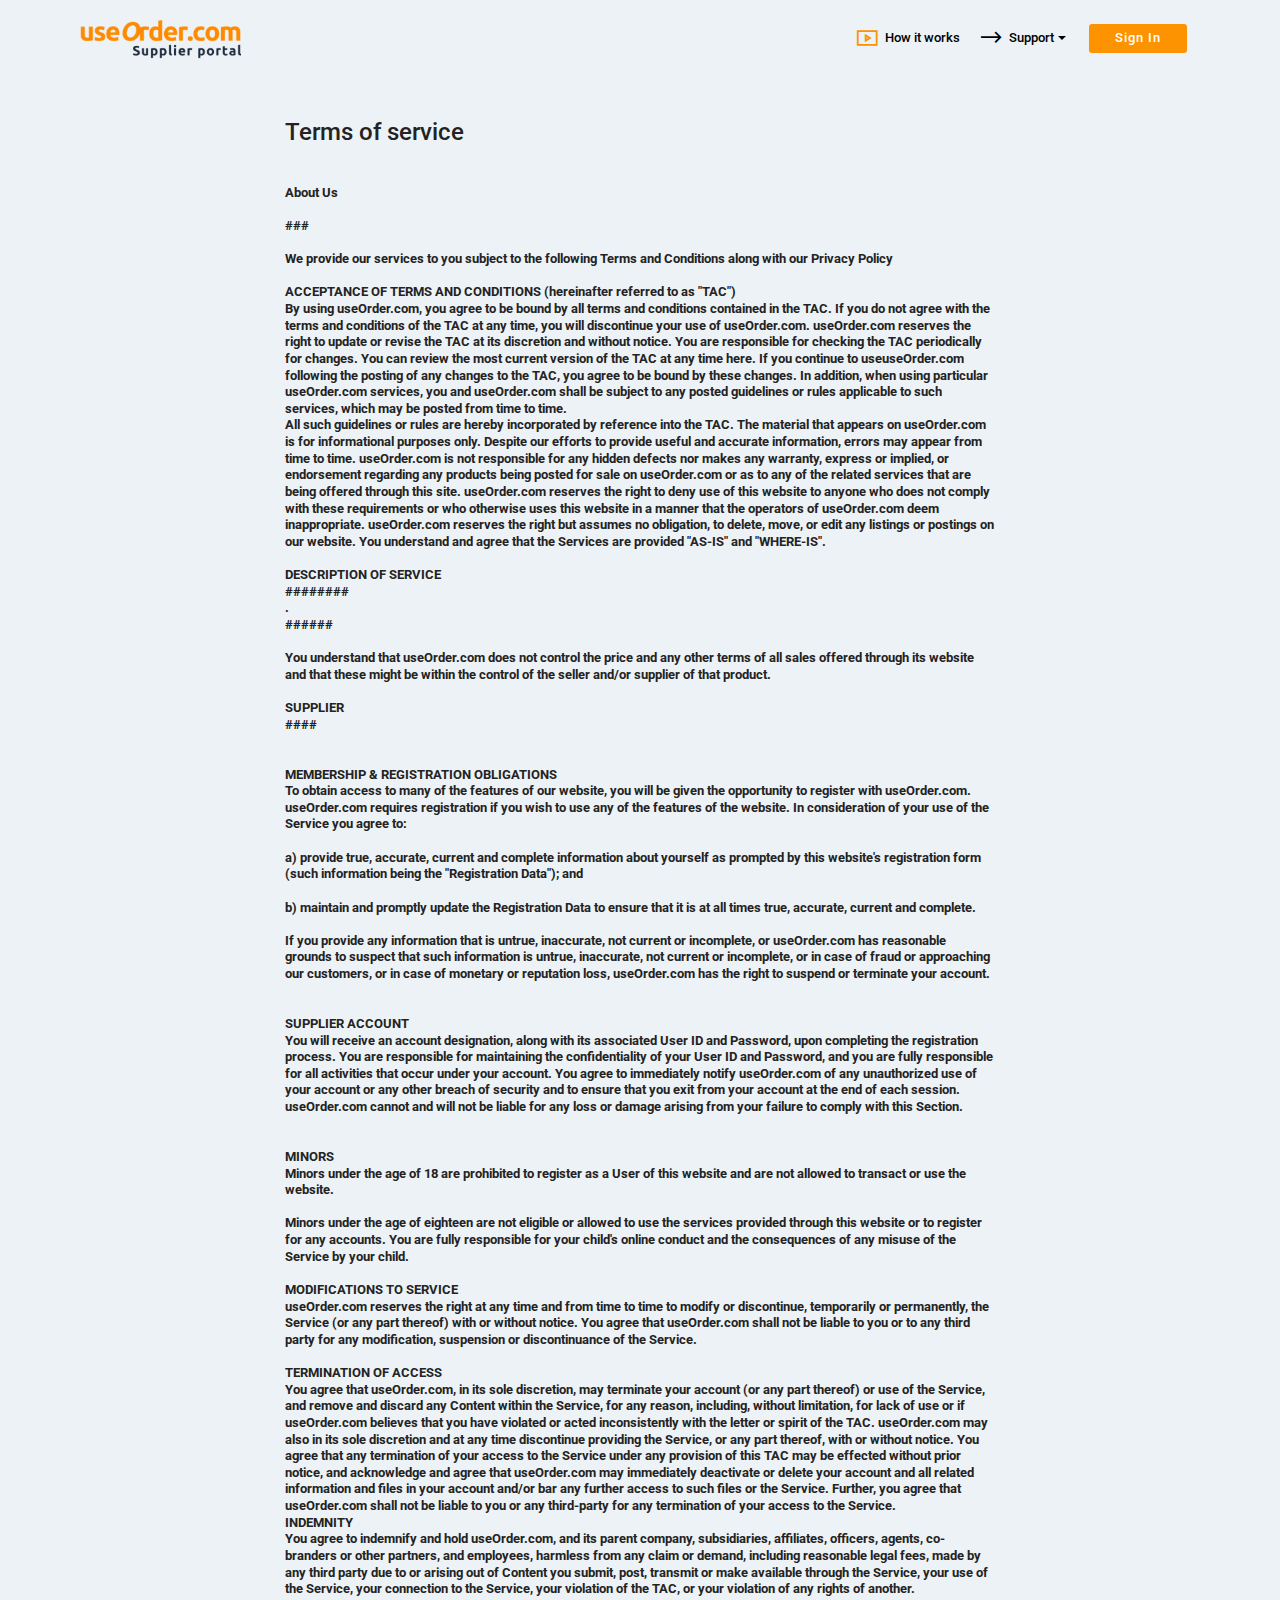
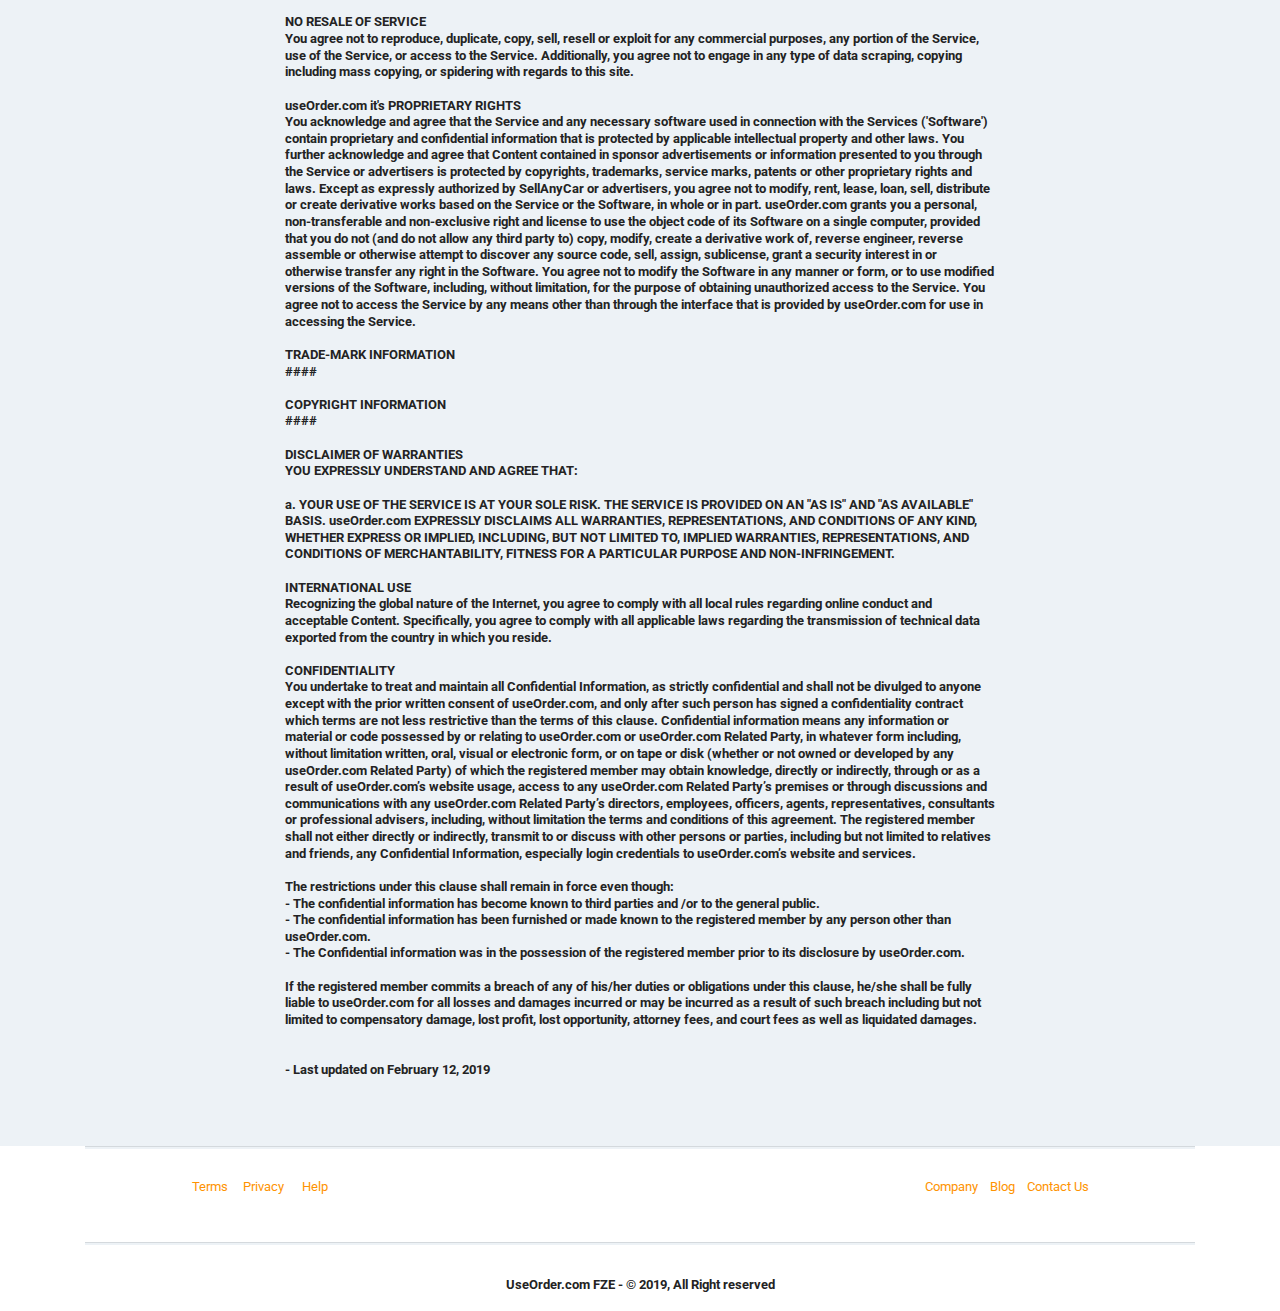
<file: page5.html>
<!DOCTYPE html>
<html >
<head>
  <!-- Site made with Mobirise Website Builder v4.9.3, https://mobirise.com -->
  <meta charset="UTF-8">
  <meta http-equiv="X-UA-Compatible" content="IE=edge">
  <meta name="generator" content="Mobirise v4.9.3, mobirise.com">
  <meta name="viewport" content="width=device-width, initial-scale=1, minimum-scale=1">
  <link rel="shortcut icon" href="assets/images/dazzle-1-128x128-1.png" type="image/x-icon">
  <meta name="description" content="">
  <title>Terms of service</title>
  <link rel="stylesheet" href="assets/web/assets/mobirise-icons2/mobirise2.css">
  <link rel="stylesheet" href="assets/tether/tether.min.css">
  <link rel="stylesheet" href="assets/bootstrap/css/bootstrap.min.css">
  <link rel="stylesheet" href="assets/bootstrap/css/bootstrap-grid.min.css">
  <link rel="stylesheet" href="assets/bootstrap/css/bootstrap-reboot.min.css">
  <link rel="stylesheet" href="assets/dropdown/css/style.css">
  <link rel="stylesheet" href="assets/theme/css/style.css">
  <link rel="stylesheet" href="assets/mobirise/css/mbr-additional.css" type="text/css">
  
  
  
</head>
<body>

<!-- Google Analytics -->
<!-- Global site tag (gtag.js) - Google Analytics -->
<script async src="https://www.googletagmanager.com/gtag/js?id=UA-134675288-1"></script>
<script>
  window.dataLayer = window.dataLayer || [];
  function gtag(){dataLayer.push(arguments);}
  gtag('js', new Date());

  gtag('config', 'UA-134675288-1');
</script>

<!-- /Google Analytics -->


  <section class="menu cid-risj5qRbtd" once="menu" id="menu2-1v">

    

    <nav class="navbar navbar-expand beta-menu navbar-dropdown align-items-center navbar-toggleable-sm bg-color transparent">
        <button class="navbar-toggler navbar-toggler-right" type="button" data-toggle="collapse" data-target="#navbarSupportedContent" aria-controls="navbarSupportedContent" aria-expanded="false" aria-label="Toggle navigation">
            <div class="hamburger">
                <span></span>
                <span></span>
                <span></span>
                <span></span>
            </div>
        </button>
        <div class="menu-logo">
            <div class="navbar-brand">
                <span class="navbar-logo">
                    <a href="index.html">
                        <img src="assets/images/logonow-1-244x244.png" alt="Mobirise" title="" style="height: 3.8rem;">
                    </a>
                </span>
                
            </div>
        </div>
        <div class="collapse navbar-collapse" id="navbarSupportedContent">
            <ul class="navbar-nav nav-dropdown" data-app-modern-menu="true"><li class="nav-item"><a class="nav-link link text-black display-4" href="#top" aria-expanded="false"><span class="mobi-mbri mobi-mbri-video-play mbr-iconfont mbr-iconfont-btn" style="color: rgb(254, 147, 1);"></span>How it works</a></li><li class="nav-item dropdown open">
                    <a class="nav-link link dropdown-toggle text-black display-4" href="page4.html#header10-1l" data-toggle="dropdown-submenu" aria-expanded="true"><span class="mobi-mbri mobi-mbri-right mbr-iconfont mbr-iconfont-btn"></span>
                        Support</a><div class="dropdown-menu"><a class="dropdown-item text-black display-4" href="page4.html#accordion2-2a">Help center<br>Learn more<br></a></div>
                </li></ul>
            <div class="navbar-buttons mbr-section-btn"><a class="btn btn-sm btn-primary display-4" href="https://suppliers-useorder-signup-authentification.auth.us-east-1.amazoncognito.com/login?response_type=code&client_id=74ou6cuthbeesd1fbcfqaa1pvc&redirect_uri=https://share.hsforms.com/1oiTVEujmROKLrL9jrIRT2A34qjj">Sign In</a></div>
        </div>
    </nav>
</section>

<section class="engine"><a href="https://mobirise.info/x">free css templates</a></section><section class="mbr-section content4 cid-risiZ1KCVt" id="content4-1u">

    

    <div class="container">
        <div class="media-container-row">
            <div class="title col-12 col-md-8">
                <h2 class="align-center pb-3 mbr-fonts-style display-5">Terms of service</h2>
                <h3 class="mbr-section-subtitle align-center mbr-light mbr-fonts-style display-4"><br><div><strong>About Us</strong></div><div><strong><br></strong></div><div><strong>###</strong></div><div><strong><br></strong></div><div><strong>We provide our services to you subject to the following Terms and Conditions along with our Privacy Policy</strong></div><div><strong><br></strong></div><div><strong>ACCEPTANCE OF TERMS AND CONDITIONS (hereinafter referred to as "TAC")</strong></div><div><strong>By using useOrder.com, you agree to be bound by all terms and conditions contained in the TAC. If you do not agree with the terms and conditions of the TAC at any time, you will discontinue your use of useOrder.com. useOrder.com reserves the right to update or revise the TAC at its discretion and without notice. You are responsible for checking the TAC periodically for changes. You can review the most current version of the TAC at any time here. If you continue to useuseOrder.com following the posting of any changes to the TAC, you agree to be bound by these changes. In addition, when using particular useOrder.com services, you and useOrder.com shall be subject to any posted guidelines or rules applicable to such services, which may be posted from time to time.</strong></div><div><strong>All such guidelines or rules are hereby incorporated by reference into the TAC. The material that appears on useOrder.com is for informational purposes only. Despite our efforts to provide useful and accurate information, errors may appear from time to time. useOrder.com is not responsible for any hidden defects nor makes any warranty, express or implied, or endorsement regarding any products being posted for sale on useOrder.com or as to any of the related services that are being offered through this site. useOrder.com reserves the right to deny use of this website to anyone who does not comply with these requirements or who otherwise uses this website in a manner that the operators of useOrder.com deem inappropriate. useOrder.com reserves the right but assumes no obligation, to delete, move, or edit any listings or postings on our website. You understand and agree that the Services are provided "AS-IS" and "WHERE-IS".</strong></div><br><div><strong>DESCRIPTION OF SERVICE</strong></div><div><strong>########</strong></div><div><strong>.</strong></div><div><strong>######</strong></div><div><strong><br></strong></div><div><strong>You understand that useOrder.com does not control the price and any other terms of all sales offered through its website and that these might be within the control of the seller and/or supplier of that product.</strong></div><div><strong><br></strong></div><div><strong>SUPPLIER</strong></div><div><strong>####</strong></div><div><strong><br></strong></div><div><strong><br></strong></div><div><strong>MEMBERSHIP &amp; REGISTRATION OBLIGATIONS</strong></div><div><strong>To obtain access to many of the features of our website, you will be given the opportunity to register with useOrder.com. useOrder.com requires registration if you wish to use any of the features of the website. In consideration of your use of the Service you agree to:</strong></div><div><strong><br></strong></div><div><strong>a) provide true, accurate, current and complete information about yourself as prompted by this website's registration form (such information being the "Registration Data"); and</strong></div><div><strong><br></strong></div><div><strong>b) maintain and promptly update the Registration Data to ensure that it is at all times true, accurate, current and complete.</strong></div><div><strong><br></strong></div><div><strong>If you provide any information that is untrue, inaccurate, not current or incomplete, or useOrder.com has reasonable grounds to suspect that such information is untrue, inaccurate, not current or incomplete, or in case of fraud or approaching our customers, or in case of monetary or reputation loss, useOrder.com has the right to suspend or terminate your account.</strong></div><div><strong><br></strong></div><div><strong><br></strong></div><div><strong>SUPPLIER ACCOUNT</strong></div><div><strong>You will receive an account designation, along with its associated User ID and Password, upon completing the registration process. You are responsible for maintaining the confidentiality of your User ID and Password, and you are fully responsible for all activities that occur under your account. You agree to immediately notify useOrder.com of any unauthorized use of your account or any other breach of security and to ensure that you exit from your account at the end of each session. useOrder.com cannot and will not be liable for any loss or damage arising from your failure to comply with this Section.</strong></div><div><strong><br></strong></div><div><strong><br></strong></div><div><strong>MINORS</strong></div><div><strong>Minors under the age of 18 are prohibited to register as a User of this website and are not allowed to transact or use the website.</strong></div><div><strong><br></strong></div><div><strong>Minors under the age of eighteen are not eligible or allowed to use the services provided through this website or to register for any accounts. You are fully responsible for your child's online conduct and the consequences of any misuse of the Service by your child.</strong></div><div><strong><br></strong></div><div><strong>MODIFICATIONS TO SERVICE</strong></div><div><strong>useOrder.com reserves the right at any time and from time to time to modify or discontinue, temporarily or permanently, the Service (or any part thereof) with or without notice. You agree that useOrder.com shall not be liable to you or to any third party for any modification, suspension or discontinuance of the Service.</strong></div><div><strong><br></strong></div><div><strong>TERMINATION OF ACCESS</strong></div><div><strong>You agree that useOrder.com, in its sole discretion, may terminate your account (or any part thereof) or use of the Service, and remove and discard any Content within the Service, for any reason, including, without limitation, for lack of use or if useOrder.com believes that you have violated or acted inconsistently with the letter or spirit of the TAC. useOrder.com may also in its sole discretion and at any time discontinue providing the Service, or any part thereof, with or without notice. You agree that any termination of your access to the Service under any provision of this TAC may be effected without prior notice, and acknowledge and agree that useOrder.com may immediately deactivate or delete your account and all related information and files in your account and/or bar any further access to such files or the Service. Further, you agree that useOrder.com shall not be liable to you or any third-party for any termination of your access to the Service.</strong></div><div><strong>INDEMNITY</strong></div><div><strong>You agree to indemnify and hold useOrder.com, and its parent company, subsidiaries, affiliates, officers, agents, co-branders or other partners, and employees, harmless from any claim or demand, including reasonable legal fees, made by any third party due to or arising out of Content you submit, post, transmit or make available through the Service, your use of the Service, your connection to the Service, your violation of the TAC, or your violation of any rights of another.</strong></div><div><strong><br></strong></div><div><strong>NO RESALE OF SERVICE</strong></div><div><strong>You agree not to reproduce, duplicate, copy, sell, resell or exploit for any commercial purposes, any portion of the Service, use of the Service, or access to the Service. Additionally, you agree not to engage in any type of data scraping, copying including mass copying, or spidering with regards to this site.</strong></div><div><strong><br></strong></div><div><strong>useOrder.com it's PROPRIETARY RIGHTS</strong></div><div><strong>You acknowledge and agree that the Service and any necessary software used in connection with the Services ('Software') contain proprietary and confidential information that is protected by applicable intellectual property and other laws. You further acknowledge and agree that Content contained in sponsor advertisements or information presented to you through the Service or advertisers is protected by copyrights, trademarks, service marks, patents or other proprietary rights and laws. Except as expressly authorized by SellAnyCar or advertisers, you agree not to modify, rent, lease, loan, sell, distribute or create derivative works based on the Service or the Software, in whole or in part. useOrder.com grants you a personal, non-transferable and non-exclusive right and license to use the object code of its Software on a single computer, provided that you do not (and do not allow any third party to) copy, modify, create a derivative work of, reverse engineer, reverse assemble or otherwise attempt to discover any source code, sell, assign, sublicense, grant a security interest in or otherwise transfer any right in the Software. You agree not to modify the Software in any manner or form, or to use modified versions of the Software, including, without limitation, for the purpose of obtaining unauthorized access to the Service. You agree not to access the Service by any means other than through the interface that is provided by useOrder.com for use in accessing the Service. </strong></div><div><strong><br></strong></div><div><strong>TRADE-MARK INFORMATION</strong></div><div><strong>####</strong></div><div><strong><br></strong></div><div><strong>COPYRIGHT INFORMATION </strong></div><div><strong>####</strong></div><br><div><strong>DISCLAIMER OF WARRANTIES</strong></div><div><strong>YOU EXPRESSLY UNDERSTAND AND AGREE THAT:</strong></div><div><strong><br></strong></div><div><strong>a. YOUR USE OF THE SERVICE IS AT YOUR SOLE RISK. THE SERVICE IS PROVIDED ON AN "AS IS" AND "AS AVAILABLE" BASIS. useOrder.com  EXPRESSLY DISCLAIMS ALL WARRANTIES, REPRESENTATIONS, AND CONDITIONS OF ANY KIND, WHETHER EXPRESS OR IMPLIED, INCLUDING, BUT NOT LIMITED TO, IMPLIED WARRANTIES, REPRESENTATIONS, AND CONDITIONS OF MERCHANTABILITY, FITNESS FOR A PARTICULAR PURPOSE AND NON-INFRINGEMENT.</strong></div><br><div><strong>INTERNATIONAL USE</strong></div><div><strong>Recognizing the global nature of the Internet, you agree to comply with all local rules regarding online conduct and acceptable Content. Specifically, you agree to comply with all applicable laws regarding the transmission of technical data exported from the country in which you reside.</strong></div><div><strong><br></strong></div><div><strong>CONFIDENTIALITY</strong></div><div><strong>You undertake to treat and maintain all Confidential Information, as strictly confidential and shall not be divulged to anyone except with the prior written consent of useOrder.com, and only after such person has signed a confidentiality contract which terms are not less restrictive than the terms of this clause. Confidential information means any information or material or code possessed by or relating to useOrder.com or useOrder.com Related Party, in whatever form including, without limitation written, oral, visual or electronic form, or on tape or disk (whether or not owned or developed by any useOrder.com Related Party) of which the registered member may obtain knowledge, directly or indirectly, through or as a result of useOrder.com’s website usage, access to any useOrder.com Related Party’s premises or through discussions and communications with any useOrder.com Related Party’s directors, employees, officers, agents, representatives, consultants or professional advisers, including, without limitation the terms and conditions of this agreement. The registered member shall not either directly or indirectly, transmit to or discuss with other persons or parties, including but not limited to relatives and friends, any Confidential Information, especially login credentials to useOrder.com’s website and services.</strong></div><div><strong><br></strong></div><div><strong>The restrictions under this clause shall remain in force even though:</strong></div><div><strong>- The confidential information has become known to third parties and /or to the general public.</strong></div><div><strong>- The confidential information has been furnished or made known to the registered member by any person other than useOrder.com.</strong></div><div><strong>- The Confidential information was in the possession of the registered member prior to its disclosure by useOrder.com.</strong></div><div><strong><br></strong></div><div><strong>If the registered member commits a breach of any of his/her duties or obligations under this clause, he/she shall be fully liable to useOrder.com for all losses and damages incurred or may be incurred as a result of such breach including but not limited to compensatory damage, lost profit, lost opportunity, attorney fees, and court fees as well as liquidated damages.</strong></div><div><strong><br></strong></div><div><strong><br></strong></div><div><strong>- Last updated on February 12, 2019</strong></div></h3>
                
            </div>
        </div>
    </div>
</section>

<section class="mbr-section article content9 cid-risTLuynSf" id="content9-1w">
    
     

    <div class="container">
        <div class="inner-container" style="width: 100%;">
            <hr class="line" style="width: 100%;">
            <div class="section-text align-center mbr-fonts-style display-4"><p><a href="page5.html#content4-1u" class="text-primary">Terms</a>&nbsp; &nbsp; &nbsp;<a href="page3.html#features6-1o">Privacy</a> &nbsp; &nbsp; &nbsp;<a href="page4.html#accordion2-2a" class="text-primary">Help</a>&nbsp;&nbsp;&nbsp; &nbsp; &nbsp; &nbsp; &nbsp; &nbsp; &nbsp; &nbsp; &nbsp; &nbsp; &nbsp; &nbsp; &nbsp; &nbsp; &nbsp; &nbsp; &nbsp; &nbsp; &nbsp; &nbsp; &nbsp; &nbsp; &nbsp; &nbsp; &nbsp; &nbsp; &nbsp; &nbsp; &nbsp; &nbsp; &nbsp; &nbsp; &nbsp; &nbsp; &nbsp; &nbsp; &nbsp; &nbsp; &nbsp; &nbsp; &nbsp; &nbsp; &nbsp; &nbsp; &nbsp; &nbsp; &nbsp; &nbsp; &nbsp; &nbsp; &nbsp; &nbsp; &nbsp; &nbsp; &nbsp; &nbsp; &nbsp; &nbsp; &nbsp; &nbsp; &nbsp; &nbsp; &nbsp; &nbsp; &nbsp; &nbsp; &nbsp; &nbsp; &nbsp; &nbsp; &nbsp; &nbsp; &nbsp; &nbsp; &nbsp; &nbsp; &nbsp; &nbsp; &nbsp; &nbsp; &nbsp; &nbsp; &nbsp; &nbsp; &nbsp; &nbsp; &nbsp; &nbsp; &nbsp; &nbsp; &nbsp; &nbsp; &nbsp; &nbsp; &nbsp; &nbsp; &nbsp; &nbsp; &nbsp;<a href="page4.html#header10-1l" class="text-primary">Company</a> &nbsp; &nbsp;<a href="page4.html#header10-1l" class="text-primary">Blog</a> &nbsp; &nbsp;<a href="mailto:b@suleman.awsapps.com" class="text-primary">Contact Us</a></p></div>
            <hr class="line" style="width: 100%;">
        </div>
        </div>
</section>

<section once="" class="cid-rhuGXRLyRP" id="footer6-1o">

    

    

    <div class="container">
        <div class="media-container-row align-center mbr-white">
            <div class="col-12">
                <p class="mbr-text mb-0 mbr-fonts-style display-4"><strong>UseOrder.com FZE - © 2019, All Right reserved</strong><br></p>
            </div>
        </div>
    </div>
</section>


  <script src="assets/web/assets/jquery/jquery.min.js"></script>
  <script src="assets/popper/popper.min.js"></script>
  <script src="assets/tether/tether.min.js"></script>
  <script src="assets/bootstrap/js/bootstrap.min.js"></script>
  <script src="assets/smoothscroll/smooth-scroll.js"></script>
  <script src="assets/dropdown/js/script.min.js"></script>
  <script src="assets/touchswipe/jquery.touch-swipe.min.js"></script>
  <script src="assets/theme/js/script.js"></script>
  
  
</body>
</html>
</file>
<file: assets/web/assets/mobirise-icons2/mobirise2.css>
@font-face {
  font-family: 'Moririse2';
  src:  url('mobirise2.eot?f2bix4');
  src:  url('mobirise2.eot?f2bix4#iefix') format('embedded-opentype'),
    url('mobirise2.ttf?f2bix4') format('truetype'),
    url('mobirise2.woff?f2bix4') format('woff'),
    url('mobirise2.svg?f2bix4#mobirise2') format('svg');
  font-weight: normal;
  font-style: normal;
}

[class^="mobi-"], [class*=" mobi-"] {
  /* use !important to prevent issues with browser extensions that change fonts */
  font-family: 'Moririse2' !important;
  speak: none;
  font-style: normal;
  font-weight: normal;
  font-variant: normal;
  text-transform: none;
  line-height: 1;

  /* Better Font Rendering =========== */
  -webkit-font-smoothing: antialiased;
  -moz-osx-font-smoothing: grayscale;
}

.mobi-mbri-add-submenu:before {
  content: "\e900";
}
.mobi-mbri-alert:before {
  content: "\e901";
}
.mobi-mbri-align-center:before {
  content: "\e902";
}
.mobi-mbri-align-justify:before {
  content: "\e903";
}
.mobi-mbri-align-left:before {
  content: "\e904";
}
.mobi-mbri-align-right:before {
  content: "\e905";
}
.mobi-mbri-android:before {
  content: "\e906";
}
.mobi-mbri-apple:before {
  content: "\e907";
}
.mobi-mbri-arrow-down:before {
  content: "\e908";
}
.mobi-mbri-arrow-next:before {
  content: "\e909";
}
.mobi-mbri-arrow-prev:before {
  content: "\e90a";
}
.mobi-mbri-arrow-up:before {
  content: "\e90b";
}
.mobi-mbri-bold:before {
  content: "\e90c";
}
.mobi-mbri-bookmark:before {
  content: "\e90d";
}
.mobi-mbri-bootstrap:before {
  content: "\e90e";
}
.mobi-mbri-briefcase:before {
  content: "\e90f";
}
.mobi-mbri-browse:before {
  content: "\e910";
}
.mobi-mbri-bulleted-list:before {
  content: "\e911";
}
.mobi-mbri-calendar:before {
  content: "\e912";
}
.mobi-mbri-camera:before {
  content: "\e913";
}
.mobi-mbri-cart-add:before {
  content: "\e914";
}
.mobi-mbri-cart-full:before {
  content: "\e915";
}
.mobi-mbri-cash:before {
  content: "\e916";
}
.mobi-mbri-change-style:before {
  content: "\e917";
}
.mobi-mbri-chat:before {
  content: "\e918";
}
.mobi-mbri-clock:before {
  content: "\e919";
}
.mobi-mbri-close:before {
  content: "\e91a";
}
.mobi-mbri-cloud:before {
  content: "\e91b";
}
.mobi-mbri-code:before {
  content: "\e91c";
}
.mobi-mbri-contact-form:before {
  content: "\e91d";
}
.mobi-mbri-credit-card:before {
  content: "\e91e";
}
.mobi-mbri-cursor-click:before {
  content: "\e91f";
}
.mobi-mbri-cust-feedback:before {
  content: "\e920";
}
.mobi-mbri-database:before {
  content: "\e921";
}
.mobi-mbri-delivery:before {
  content: "\e922";
}
.mobi-mbri-desktop:before {
  content: "\e923";
}
.mobi-mbri-devices:before {
  content: "\e924";
}
.mobi-mbri-down:before {
  content: "\e925";
}
.mobi-mbri-download-2:before {
  content: "\e926";
}
.mobi-mbri-download:before {
  content: "\e927";
}
.mobi-mbri-drag-n-drop-2:before {
  content: "\e928";
}
.mobi-mbri-drag-n-drop:before {
  content: "\e929";
}
.mobi-mbri-edit-2:before {
  content: "\e92a";
}
.mobi-mbri-edit:before {
  content: "\e92b";
}
.mobi-mbri-error:before {
  content: "\e92c";
}
.mobi-mbri-extension:before {
  content: "\e92d";
}
.mobi-mbri-features:before {
  content: "\e92e";
}
.mobi-mbri-file:before {
  content: "\e92f";
}
.mobi-mbri-flag:before {
  content: "\e930";
}
.mobi-mbri-folder:before {
  content: "\e931";
}
.mobi-mbri-gift:before {
  content: "\e932";
}
.mobi-mbri-github:before {
  content: "\e933";
}
.mobi-mbri-globe-2:before {
  content: "\e934";
}
.mobi-mbri-globe:before {
  content: "\e935";
}
.mobi-mbri-growing-chart:before {
  content: "\e936";
}
.mobi-mbri-hearth:before {
  content: "\e937";
}
.mobi-mbri-help:before {
  content: "\e938";
}
.mobi-mbri-home:before {
  content: "\e939";
}
.mobi-mbri-hot-cup:before {
  content: "\e93a";
}
.mobi-mbri-idea:before {
  content: "\e93b";
}
.mobi-mbri-image-gallery:before {
  content: "\e93c";
}
.mobi-mbri-image-slider:before {
  content: "\e93d";
}
.mobi-mbri-info:before {
  content: "\e93e";
}
.mobi-mbri-italic:before {
  content: "\e93f";
}
.mobi-mbri-key:before {
  content: "\e940";
}
.mobi-mbri-laptop:before {
  content: "\e941";
}
.mobi-mbri-layers:before {
  content: "\e942";
}
.mobi-mbri-left-right:before {
  content: "\e943";
}
.mobi-mbri-left:before {
  content: "\e944";
}
.mobi-mbri-letter:before {
  content: "\e945";
}
.mobi-mbri-like:before {
  content: "\e946";
}
.mobi-mbri-link:before {
  content: "\e947";
}
.mobi-mbri-lock:before {
  content: "\e948";
}
.mobi-mbri-login:before {
  content: "\e949";
}
.mobi-mbri-logout:before {
  content: "\e94a";
}
.mobi-mbri-magic-stick:before {
  content: "\e94b";
}
.mobi-mbri-map-pin:before {
  content: "\e94c";
}
.mobi-mbri-menu:before {
  content: "\e94d";
}
.mobi-mbri-mobile-2:before {
  content: "\e94e";
}
.mobi-mbri-mobile-horizontal:before {
  content: "\e94f";
}
.mobi-mbri-mobile:before {
  content: "\e950";
}
.mobi-mbri-mobirise:before {
  content: "\e951";
}
.mobi-mbri-more-horizontal:before {
  content: "\e952";
}
.mobi-mbri-more-vertical:before {
  content: "\e953";
}
.mobi-mbri-music:before {
  content: "\e954";
}
.mobi-mbri-new-file:before {
  content: "\e955";
}
.mobi-mbri-numbered-list:before {
  content: "\e956";
}
.mobi-mbri-opened-folder:before {
  content: "\e957";
}
.mobi-mbri-pages:before {
  content: "\e958";
}
.mobi-mbri-paper-plane:before {
  content: "\e959";
}
.mobi-mbri-paperclip:before {
  content: "\e95a";
}
.mobi-mbri-phone:before {
  content: "\e95b";
}
.mobi-mbri-photo:before {
  content: "\e95c";
}
.mobi-mbri-photos:before {
  content: "\e95d";
}
.mobi-mbri-pin:before {
  content: "\e95e";
}
.mobi-mbri-play:before {
  content: "\e95f";
}
.mobi-mbri-plus:before {
  content: "\e960";
}
.mobi-mbri-preview:before {
  content: "\e961";
}
.mobi-mbri-print:before {
  content: "\e962";
}
.mobi-mbri-protect:before {
  content: "\e963";
}
.mobi-mbri-question:before {
  content: "\e964";
}
.mobi-mbri-quote-left:before {
  content: "\e965";
}
.mobi-mbri-quote-right:before {
  content: "\e966";
}
.mobi-mbri-redo:before {
  content: "\e967";
}
.mobi-mbri-refresh:before {
  content: "\e968";
}
.mobi-mbri-responsive-2:before {
  content: "\e969";
}
.mobi-mbri-responsive:before {
  content: "\e96a";
}
.mobi-mbri-right:before {
  content: "\e96b";
}
.mobi-mbri-rocket:before {
  content: "\e96c";
}
.mobi-mbri-sad-face:before {
  content: "\e96d";
}
.mobi-mbri-sale:before {
  content: "\e96e";
}
.mobi-mbri-save:before {
  content: "\e96f";
}
.mobi-mbri-search:before {
  content: "\e970";
}
.mobi-mbri-setting-2:before {
  content: "\e971";
}
.mobi-mbri-setting-3:before {
  content: "\e972";
}
.mobi-mbri-setting:before {
  content: "\e973";
}
.mobi-mbri-share:before {
  content: "\e974";
}
.mobi-mbri-shopping-bag:before {
  content: "\e975";
}
.mobi-mbri-shopping-basket:before {
  content: "\e976";
}
.mobi-mbri-shopping-cart:before {
  content: "\e977";
}
.mobi-mbri-sites:before {
  content: "\e978";
}
.mobi-mbri-smile-face:before {
  content: "\e979";
}
.mobi-mbri-speed:before {
  content: "\e97a";
}
.mobi-mbri-star:before {
  content: "\e97b";
}
.mobi-mbri-success:before {
  content: "\e97c";
}
.mobi-mbri-sun:before {
  content: "\e97d";
}
.mobi-mbri-sun2:before {
  content: "\e97e";
}
.mobi-mbri-tablet-vertical:before {
  content: "\e97f";
}
.mobi-mbri-tablet:before {
  content: "\e980";
}
.mobi-mbri-target:before {
  content: "\e981";
}
.mobi-mbri-timer:before {
  content: "\e982";
}
.mobi-mbri-to-ftp:before {
  content: "\e983";
}
.mobi-mbri-to-local-drive:before {
  content: "\e984";
}
.mobi-mbri-touch-swipe:before {
  content: "\e985";
}
.mobi-mbri-touch:before {
  content: "\e986";
}
.mobi-mbri-trash:before {
  content: "\e987";
}
.mobi-mbri-underline:before {
  content: "\e988";
}
.mobi-mbri-undo:before {
  content: "\e989";
}
.mobi-mbri-unlink:before {
  content: "\e98a";
}
.mobi-mbri-unlock:before {
  content: "\e98b";
}
.mobi-mbri-up-down:before {
  content: "\e98c";
}
.mobi-mbri-up:before {
  content: "\e98d";
}
.mobi-mbri-update:before {
  content: "\e98e";
}
.mobi-mbri-upload-2:before {
  content: "\e98f";
}
.mobi-mbri-upload:before {
  content: "\e990";
}
.mobi-mbri-user-2:before {
  content: "\e991";
}
.mobi-mbri-user:before {
  content: "\e992";
}
.mobi-mbri-users:before {
  content: "\e993";
}
.mobi-mbri-video-play:before {
  content: "\e994";
}
.mobi-mbri-video:before {
  content: "\e995";
}
.mobi-mbri-watch:before {
  content: "\e996";
}
.mobi-mbri-website-theme-2:before {
  content: "\e997";
}
.mobi-mbri-website-theme:before {
  content: "\e998";
}
.mobi-mbri-wifi:before {
  content: "\e999";
}
.mobi-mbri-windows:before {
  content: "\e99a";
}
.mobi-mbri-zoom-in:before {
  content: "\e99b";
}
.mobi-mbri-zoom-out:before {
  content: "\e99c";
}
</file>
<file: assets/dropdown/css/style.css>
.navbar-dropdown {
  left: 0;
  padding: 0;
  position: absolute;
  right: 0;
  top: 0;
  transition: all 0.45s ease;
  z-index: 1030;
  background: #282828; }
  .navbar-dropdown .navbar-logo {
    margin-right: 0.8rem;
    transition: margin 0.3s ease-in-out;
    vertical-align: middle; }
    .navbar-dropdown .navbar-logo img {
      height: 3.125rem;
      transition: all 0.3s ease-in-out; }
    .navbar-dropdown .navbar-logo.mbr-iconfont {
      font-size: 3.125rem;
      line-height: 3.125rem; }
  .navbar-dropdown .navbar-caption {
    font-weight: 700;
    white-space: normal;
    vertical-align: -4px;
    line-height: 3.125rem !important; }
    .navbar-dropdown .navbar-caption, .navbar-dropdown .navbar-caption:hover {
      color: inherit;
      text-decoration: none; }
  .navbar-dropdown .mbr-iconfont + .navbar-caption {
    vertical-align: -1px; }
  .navbar-dropdown.navbar-fixed-top {
    position: fixed; }
  .navbar-dropdown .navbar-brand span {
    vertical-align: -4px; }
  .navbar-dropdown.bg-color.transparent {
    background: none; }
  .navbar-dropdown.navbar-short .navbar-brand {
    padding: 0.625rem 0; }
    .navbar-dropdown.navbar-short .navbar-brand span {
      vertical-align: -1px; }
  .navbar-dropdown.navbar-short .navbar-caption {
    line-height: 2.375rem !important;
    vertical-align: -2px; }
  .navbar-dropdown.navbar-short .navbar-logo {
    margin-right: 0.5rem; }
    .navbar-dropdown.navbar-short .navbar-logo img {
      height: 2.375rem; }
    .navbar-dropdown.navbar-short .navbar-logo.mbr-iconfont {
      font-size: 2.375rem;
      line-height: 2.375rem; }
  .navbar-dropdown.navbar-short .mbr-table-cell {
    height: 3.625rem; }
  .navbar-dropdown .navbar-close {
    left: 0.6875rem;
    position: fixed;
    top: 0.75rem;
    z-index: 1000; }
  .navbar-dropdown .hamburger-icon {
    content: "";
    display: inline-block;
    vertical-align: middle;
    width: 16px;
    -webkit-box-shadow: 0 -6px 0 1px #282828,0 0 0 1px #282828,0 6px 0 1px #282828;
    -moz-box-shadow: 0 -6px 0 1px #282828,0 0 0 1px #282828,0 6px 0 1px #282828;
    box-shadow: 0 -6px 0 1px #282828,0 0 0 1px #282828,0 6px 0 1px #282828; }

.dropdown-menu .dropdown-toggle[data-toggle="dropdown-submenu"]::after {
  border-bottom: 0.35em solid transparent;
  border-left: 0.35em solid;
  border-right: 0;
  border-top: 0.35em solid transparent;
  margin-left: 0.3rem; }

.dropdown-menu .dropdown-item:focus {
  outline: 0; }

.nav-dropdown {
  font-size: 0.75rem;
  font-weight: 500;
  height: auto !important; }
  .nav-dropdown .nav-btn {
    padding-left: 1rem; }
  .nav-dropdown .link {
    margin: .667em 1.667em;
    font-weight: 500;
    padding: 0;
    transition: color .2s ease-in-out; }
    .nav-dropdown .link.dropdown-toggle {
      margin-right: 2.583em; }
      .nav-dropdown .link.dropdown-toggle::after {
        margin-left: .25rem;
        border-top: 0.35em solid;
        border-right: 0.35em solid transparent;
        border-left: 0.35em solid transparent;
        border-bottom: 0; }
      .nav-dropdown .link.dropdown-toggle[aria-expanded="true"] {
        margin: 0;
        padding: 0.667em 3.263em  0.667em 1.667em; }
  .nav-dropdown .link::after,
  .nav-dropdown .dropdown-item::after {
    color: inherit; }
  .nav-dropdown .btn {
    font-size: 0.75rem;
    font-weight: 700;
    letter-spacing: 0;
    margin-bottom: 0;
    padding-left: 1.25rem;
    padding-right: 1.25rem; }
  .nav-dropdown .dropdown-menu {
    border-radius: 0;
    border: 0;
    left: 0;
    margin: 0;
    padding-bottom: 1.25rem;
    padding-top: 1.25rem;
    position: relative; }
  .nav-dropdown .dropdown-submenu {
    margin-left: 0.125rem;
    top: 0; }
  .nav-dropdown .dropdown-item {
    font-weight: 500;
    line-height: 2;
    padding: 0.3846em 4.615em 0.3846em 1.5385em;
    position: relative;
    transition: color .2s ease-in-out, background-color .2s ease-in-out; }
    .nav-dropdown .dropdown-item::after {
      margin-top: -0.3077em;
      position: absolute;
      right: 1.1538em;
      top: 50%; }
    .nav-dropdown .dropdown-item:focus, .nav-dropdown .dropdown-item:hover {
      background: none; }

@media (max-width: 767px) {
  .nav-dropdown.navbar-toggleable-sm {
    bottom: 0;
    display: none;
    left: 0;
    overflow-x: hidden;
    position: fixed;
    top: 0;
    transform: translateX(-100%);
    -ms-transform: translateX(-100%);
    -webkit-transform: translateX(-100%);
    width: 18.75rem;
    z-index: 999; } }
.nav-dropdown.navbar-toggleable-xl {
  bottom: 0;
  display: none;
  left: 0;
  overflow-x: hidden;
  position: fixed;
  top: 0;
  transform: translateX(-100%);
  -ms-transform: translateX(-100%);
  -webkit-transform: translateX(-100%);
  width: 18.75rem;
  z-index: 999; }

.nav-dropdown-sm {
  display: block !important;
  overflow-x: hidden;
  overflow: auto;
  padding-top: 3.875rem; }
  .nav-dropdown-sm::after {
    content: "";
    display: block;
    height: 3rem;
    width: 100%; }
  .nav-dropdown-sm.collapse.in ~ .navbar-close {
    display: block !important; }
  .nav-dropdown-sm.collapsing, .nav-dropdown-sm.collapse.in {
    transform: translateX(0);
    -ms-transform: translateX(0);
    -webkit-transform: translateX(0);
    transition: all 0.25s ease-out;
    -webkit-transition: all 0.25s ease-out;
    background: #282828; }
  .nav-dropdown-sm.collapsing[aria-expanded="false"] {
    transform: translateX(-100%);
    -ms-transform: translateX(-100%);
    -webkit-transform: translateX(-100%); }
  .nav-dropdown-sm .nav-item {
    display: block;
    margin-left: 0 !important;
    padding-left: 0; }
  .nav-dropdown-sm .link,
  .nav-dropdown-sm .dropdown-item {
    border-top: 1px dotted rgba(255, 255, 255, 0.1);
    font-size: 0.8125rem;
    line-height: 1.6;
    margin: 0 !important;
    padding: 0.875rem 2.4rem 0.875rem 1.5625rem !important;
    position: relative;
    white-space: normal; }
    .nav-dropdown-sm .link:focus, .nav-dropdown-sm .link:hover,
    .nav-dropdown-sm .dropdown-item:focus,
    .nav-dropdown-sm .dropdown-item:hover {
      background: rgba(0, 0, 0, 0.2) !important;
      color: #c0a375; }
  .nav-dropdown-sm .nav-btn {
    position: relative;
    padding: 1.5625rem 1.5625rem 0 1.5625rem; }
    .nav-dropdown-sm .nav-btn::before {
      border-top: 1px dotted rgba(255, 255, 255, 0.1);
      content: "";
      left: 0;
      position: absolute;
      top: 0;
      width: 100%; }
    .nav-dropdown-sm .nav-btn + .nav-btn {
      padding-top: 0.625rem; }
      .nav-dropdown-sm .nav-btn + .nav-btn::before {
        display: none; }
  .nav-dropdown-sm .btn {
    padding: 0.625rem 0; }
  .nav-dropdown-sm .dropdown-toggle[data-toggle="dropdown-submenu"]::after {
    margin-left: .25rem;
    border-top: 0.35em solid;
    border-right: 0.35em solid transparent;
    border-left: 0.35em solid transparent;
    border-bottom: 0; }
  .nav-dropdown-sm .dropdown-toggle[data-toggle="dropdown-submenu"][aria-expanded="true"]::after {
    border-top: 0;
    border-right: 0.35em solid transparent;
    border-left: 0.35em solid transparent;
    border-bottom: 0.35em solid; }
  .nav-dropdown-sm .dropdown-menu {
    margin: 0;
    padding: 0;
    position: relative;
    top: 0;
    left: 0;
    width: 100%;
    border: 0;
    float: none;
    border-radius: 0;
    background: none; }
  .nav-dropdown-sm .dropdown-submenu {
    left: 100%;
    margin-left: 0.125rem;
    margin-top: -1.25rem;
    top: 0; }

.navbar-toggleable-sm .nav-dropdown .dropdown-menu {
  position: absolute; }

.navbar-toggleable-sm .nav-dropdown .dropdown-submenu {
  left: 100%;
  margin-left: 0.125rem;
  margin-top: -1.25rem;
  top: 0; }

.navbar-toggleable-sm.opened .nav-dropdown .dropdown-menu {
  position: relative; }

.navbar-toggleable-sm.opened .nav-dropdown .dropdown-submenu {
  left: 0;
  margin-left: 00rem;
  margin-top: 0rem;
  top: 0; }

.is-builder .nav-dropdown.collapsing {
  transition: none !important; }

/*# sourceMappingURL=style.css.map */
</file>
<file: assets/theme/css/style.css>
/*!
 * Mobirise v4 theme (https://mobirise.com/)
 * Copyright 2017 Mobirise
 */
section {
  background-color: #eeeeee; }

section,
.container,
.container-fluid {
  position: relative;
  word-wrap: break-word; }

a.mbr-iconfont:hover {
  text-decoration: none; }

.article .lead p, .article .lead ul, .article .lead ol, .article .lead pre, .article .lead blockquote {
  margin-bottom: 0; }

a {
  font-style: normal;
  font-weight: 400;
  cursor: pointer; }
  a, a:hover {
    text-decoration: none; }

figure {
  margin-bottom: 0; }

body {
  color: #232323; }

h1, h2, h3, h4, h5, h6,
.h1, .h2, .h3, .h4, .h5, .h6,
.display-1, .display-2, .display-3, .display-4 {
  line-height: 1;
  word-break: break-word;
  word-wrap: break-word; }

b, strong {
  font-weight: bold; }

blockquote {
  padding: 10px 0 10px 20px;
  position: relative;
  border-left: 2px solid;
  border-color: #ff3366; }

input:-webkit-autofill, input:-webkit-autofill:hover, input:-webkit-autofill:focus, input:-webkit-autofill:active {
  transition-delay: 9999s;
  transition-property: background-color, color; }

textarea[type="hidden"] {
  display: none; }

body {
  position: relative; }

section {
  background-position: 50% 50%;
  background-repeat: no-repeat;
  background-size: cover; }
  section .mbr-background-video,
  section .mbr-background-video-preview {
    position: absolute;
    bottom: 0;
    left: 0;
    right: 0;
    top: 0; }

.hidden {
  visibility: hidden; }

.mbr-z-index20 {
  z-index: 20; }

/*! Base colors */
.mbr-white {
  color: #ffffff; }

.mbr-black {
  color: #000000; }

.mbr-bg-white {
  background-color: #ffffff; }

.mbr-bg-black {
  background-color: #000000; }

/*! Text-aligns */
.align-left {
  text-align: left; }

.align-center {
  text-align: center; }

.align-right {
  text-align: right; }

@media (max-width: 767px) {
  .align-left, .align-center, .align-right, .mbr-section-btn, .mbr-section-title {
    text-align: center; } }
/*! Font-weight  */
.mbr-light {
  font-weight: 300; }

.mbr-regular {
  font-weight: 400; }

.mbr-semibold {
  font-weight: 500; }

.mbr-bold {
  font-weight: 700; }

/*! Media  */
.media-size-item {
  -webkit-flex: 1 1 auto;
  -moz-flex: 1 1 auto;
  -ms-flex: 1 1 auto;
  -o-flex: 1 1 auto;
  flex: 1 1 auto; }

.media-content {
  -webkit-flex-basis: 100%;
  flex-basis: 100%; }

.media-container-row {
  display: -ms-flexbox;
  display: -webkit-flex;
  display: flex;
  -webkit-flex-direction: row;
  -ms-flex-direction: row;
  flex-direction: row;
  -webkit-flex-wrap: wrap;
  -ms-flex-wrap: wrap;
  flex-wrap: wrap;
  -webkit-justify-content: center;
  -ms-flex-pack: center;
  justify-content: center;
  -webkit-align-content: center;
  -ms-flex-line-pack: center;
  align-content: center;
  -webkit-align-items: start;
  -ms-flex-align: start;
  align-items: start; }
  .media-container-row .media-size-item {
    width: 400px; }

.media-container-column {
  display: -ms-flexbox;
  display: -webkit-flex;
  display: flex;
  -webkit-flex-direction: column;
  -ms-flex-direction: column;
  flex-direction: column;
  -webkit-flex-wrap: wrap;
  -ms-flex-wrap: wrap;
  flex-wrap: wrap;
  -webkit-justify-content: center;
  -ms-flex-pack: center;
  justify-content: center;
  -webkit-align-content: center;
  -ms-flex-line-pack: center;
  align-content: center;
  -webkit-align-items: stretch;
  -ms-flex-align: stretch;
  align-items: stretch; }
  .media-container-column > * {
    width: 100%; }

@media (min-width: 992px) {
  .media-container-row {
    -webkit-flex-wrap: nowrap;
    -ms-flex-wrap: nowrap;
    flex-wrap: nowrap; } }
figure {
  overflow: hidden; }

figure[mbr-media-size] {
  transition: width 0.1s; }

.mbr-figure img, .mbr-figure iframe {
  display: block;
  width: 100%; }

.card {
  background-color: transparent;
  border: none; }

.card-img {
  text-align: center;
  flex-shrink: 0;
  -webkit-flex-shrink: 0; }

.media {
  max-width: 100%;
  margin: 0 auto; }

.mbr-figure {
  -ms-flex-item-align: center;
  -ms-grid-row-align: center;
  -webkit-align-self: center;
  align-self: center; }

.media-container > div {
  max-width: 100%; }

.mbr-figure img, .card-img img {
  width: 100%; }

@media (max-width: 991px) {
  .media-size-item {
    width: auto !important; }

  .media {
    width: auto; }

  .mbr-figure {
    width: 100% !important; } }
/*! Buttons */
.mbr-section-btn {
  margin-left: -.25rem;
  margin-right: -.25rem;
  font-size: 0; }

nav .mbr-section-btn {
  margin-left: 0rem;
  margin-right: 0rem; }

/*! Btn icon margin */
.btn .mbr-iconfont, .btn.btn-sm .mbr-iconfont {
  cursor: pointer;
  margin-right: 0.5rem; }

.btn.btn-md .mbr-iconfont, .btn.btn-md .mbr-iconfont {
  margin-right: 0.8rem; }

.mbr-regular {
  font-weight: 400; }

.mbr-semibold {
  font-weight: 500; }

.mbr-bold {
  font-weight: 700; }

[type="submit"] {
  -webkit-appearance: none; }

/*! Full-screen */
.mbr-fullscreen .mbr-overlay {
  min-height: 100vh; }

.mbr-fullscreen {
  display: flex;
  display: -webkit-flex;
  display: -moz-flex;
  display: -ms-flex;
  display: -o-flex;
  align-items: center;
  -webkit-align-items: center;
  min-height: 100vh;
  padding-top: 3rem;
  padding-bottom: 3rem; }

/*! Map */
.map {
  height: 25rem;
  position: relative; }
  .map iframe {
    width: 100%;
    height: 100%; }

/* Form */
.form-asterisk {
  font-family: initial;
  position: absolute;
  top: -2px;
  font-weight: normal; }

/*! Scroll to top arrow */
.mbr-arrow-up {
  bottom: 25px;
  right: 90px;
  position: fixed;
  text-align: right;
  z-index: 5000;
  color: #ffffff;
  font-size: 32px;
  transform: rotate(180deg);
  -webkit-transform: rotate(180deg); }

.mbr-arrow-up a {
  background: rgba(0, 0, 0, 0.2);
  border-radius: 3px;
  color: #fff;
  display: inline-block;
  height: 60px;
  width: 60px;
  outline-style: none !important;
  position: relative;
  text-decoration: none;
  transition: all .3s ease-in-out;
  cursor: pointer;
  text-align: center; }
  .mbr-arrow-up a:hover {
    background-color: rgba(0, 0, 0, 0.4); }
  .mbr-arrow-up a i {
    line-height: 60px; }

.mbr-arrow-up-icon {
  display: block;
  color: #fff; }

.mbr-arrow-up-icon::before {
  content: "\203a";
  display: inline-block;
  font-family: serif;
  font-size: 32px;
  line-height: 1;
  font-style: normal;
  position: relative;
  top: 6px;
  left: -4px;
  -webkit-transform: rotate(-90deg);
  transform: rotate(-90deg); }

/*! Arrow Down */
.mbr-arrow {
  position: absolute;
  bottom: 45px;
  left: 50%;
  width: 60px;
  height: 60px;
  cursor: pointer;
  background-color: rgba(80, 80, 80, 0.5);
  border-radius: 50%;
  -webkit-transform: translateX(-50%);
  transform: translateX(-50%); }
  .mbr-arrow > a {
    display: inline-block;
    text-decoration: none;
    outline-style: none;
    -webkit-animation: arrowdown 1.7s ease-in-out infinite;
    animation: arrowdown 1.7s ease-in-out infinite; }
    .mbr-arrow > a > i {
      position: absolute;
      top: -2px;
      left: 15px;
      font-size: 2rem; }

@keyframes arrowdown {
  0% {
    transform: translateY(0px);
    -webkit-transform: translateY(0px); }
  50% {
    transform: translateY(-5px);
    -webkit-transform: translateY(-5px); }
  100% {
    transform: translateY(0px);
    -webkit-transform: translateY(0px); } }
@-webkit-keyframes arrowdown {
  0% {
    transform: translateY(0px);
    -webkit-transform: translateY(0px); }
  50% {
    transform: translateY(-5px);
    -webkit-transform: translateY(-5px); }
  100% {
    transform: translateY(0px);
    -webkit-transform: translateY(0px); } }
@media (max-width: 500px) {
  .mbr-arrow-up {
    left: 50%;
    right: auto;
    transform: translateX(-50%) rotate(180deg);
    -webkit-transform: translateX(-50%) rotate(180deg); } }
/*Gradients animation*/
@keyframes gradient-animation {
  from {
    background-position: 0% 100%;
    animation-timing-function: ease-in-out; }
  to {
    background-position: 100% 0%;
    animation-timing-function: ease-in-out; } }
@-webkit-keyframes gradient-animation {
  from {
    background-position: 0% 100%;
    animation-timing-function: ease-in-out; }
  to {
    background-position: 100% 0%;
    animation-timing-function: ease-in-out; } }
.bg-gradient {
  background-size: 200% 200%;
  animation: gradient-animation 5s infinite alternate;
  -webkit-animation: gradient-animation 5s infinite alternate; }

.menu .navbar-brand {
  display: -webkit-flex; }
  .menu .navbar-brand span {
    display: flex;
    display: -webkit-flex; }
  .menu .navbar-brand .navbar-caption-wrap {
    display: -webkit-flex; }
  .menu .navbar-brand .navbar-logo img {
    display: -webkit-flex; }
@media (min-width: 768px) and (max-width: 991px) {
  .menu .navbar-toggleable-sm .navbar-nav {
    display: -webkit-box;
    display: -webkit-flex;
    display: -ms-flexbox; } }
@media (min-width: 992px) {
  .menu .navbar-nav.nav-dropdown {
    display: -webkit-flex; }
  .menu .navbar-toggleable-sm .navbar-collapse {
    display: -webkit-flex !important; } }
@media (max-width: 767px) {
  .menu .navbar-collapse {
    overflow-y: auto;
    max-height: 80vh; }
  .menu .dropdown-menu {
    max-height: 60vh;
    overflow-y: auto; } }

.navbar {
  display: -webkit-flex;
  -webkit-flex-wrap: wrap;
  -webkit-align-items: center;
  -webkit-justify-content: space-between; }

.navbar-collapse {
  -webkit-flex-basis: 100%;
  -webkit-flex-grow: 1;
  -webkit-align-items: center; }

.nav-dropdown .link {
  padding: .667em 1.667em !important;
  margin: 0 !important; }

.nav {
  display: -webkit-flex;
  -webkit-flex-wrap: wrap; }

.row {
  display: -webkit-flex;
  -webkit-flex-wrap: wrap; }

.justify-content-center {
  -webkit-justify-content: center; }

.form-inline {
  display: -webkit-flex;
  -webkit-flex-flow: row wrap;
  -webkit-align-items: center; }

.card-wrapper {
  -webkit-flex: 1; }

.carousel-control {
  z-index: 10;
  display: -webkit-flex;
  -webkit-align-items: center;
  -webkit-justify-content: center; }

.carousel-controls {
  display: -webkit-flex; }

.media {
  display: -webkit-flex; }

/*# sourceMappingURL=style.css.map */
.engine {
	position: absolute;
	text-indent: -2400px;
	text-align: center;
	padding: 0;
	top: 0;
	left: -2400px;
}
</file>
<file: assets/mobirise/css/mbr-additional.css>
@import url(https://fonts.googleapis.com/css?family=Roboto:100,100i,300,300i,400,400i,500,500i,700,700i,900,900i);





body {
  font-style: normal;
  line-height: 1.5;
}
.mbr-section-title {
  font-style: normal;
  line-height: 1.2;
}
.mbr-section-subtitle {
  line-height: 1.3;
}
.mbr-text {
  font-style: normal;
  line-height: 1.6;
}
.display-1 {
  font-family: 'Roboto', sans-serif;
  font-size: 2.5rem;
}
.display-1 > .mbr-iconfont {
  font-size: 4rem;
}
.display-2 {
  font-family: 'Roboto', sans-serif;
  font-size: 1.7rem;
}
.display-2 > .mbr-iconfont {
  font-size: 2.72rem;
}
.display-4 {
  font-family: 'Roboto', sans-serif;
  font-size: 0.8rem;
}
.display-4 > .mbr-iconfont {
  font-size: 1.28rem;
}
.display-5 {
  font-family: 'Roboto', sans-serif;
  font-size: 1.5rem;
}
.display-5 > .mbr-iconfont {
  font-size: 2.4rem;
}
.display-7 {
  font-family: 'Roboto', sans-serif;
  font-size: 1rem;
}
.display-7 > .mbr-iconfont {
  font-size: 1.6rem;
}
/* ---- Fluid typography for mobile devices ---- */
/* 1.4 - font scale ratio ( bootstrap == 1.42857 ) */
/* 100vw - current viewport width */
/* (48 - 20)  48 == 48rem == 768px, 20 == 20rem == 320px(minimal supported viewport) */
/* 0.65 - min scale variable, may vary */
@media (max-width: 768px) {
  .display-1 {
    font-size: 2rem;
    font-size: calc( 1.525rem + (2.5 - 1.525) * ((100vw - 20rem) / (48 - 20)));
    line-height: calc( 1.4 * (1.525rem + (2.5 - 1.525) * ((100vw - 20rem) / (48 - 20))));
  }
  .display-2 {
    font-size: 1.36rem;
    font-size: calc( 1.245rem + (1.7 - 1.245) * ((100vw - 20rem) / (48 - 20)));
    line-height: calc( 1.4 * (1.245rem + (1.7 - 1.245) * ((100vw - 20rem) / (48 - 20))));
  }
  .display-4 {
    font-size: 0.64rem;
    font-size: calc( 0.93rem + (0.8 - 0.93) * ((100vw - 20rem) / (48 - 20)));
    line-height: calc( 1.4 * (0.93rem + (0.8 - 0.93) * ((100vw - 20rem) / (48 - 20))));
  }
  .display-5 {
    font-size: 1.2rem;
    font-size: calc( 1.175rem + (1.5 - 1.175) * ((100vw - 20rem) / (48 - 20)));
    line-height: calc( 1.4 * (1.175rem + (1.5 - 1.175) * ((100vw - 20rem) / (48 - 20))));
  }
}
/* Buttons */
.btn {
  font-weight: 500;
  border-width: 2px;
  font-style: normal;
  letter-spacing: 1px;
  margin: .4rem .8rem;
  white-space: normal;
  -webkit-transition: all 0.3s ease-in-out;
  -moz-transition: all 0.3s ease-in-out;
  transition: all 0.3s ease-in-out;
  display: inline-flex;
  align-items: center;
  justify-content: center;
  word-break: break-word;
  -webkit-align-items: center;
  -webkit-justify-content: center;
  display: -webkit-inline-flex;
  padding: 1rem 3rem;
  border-radius: 3px;
}
.btn-sm {
  font-weight: 500;
  letter-spacing: 1px;
  -webkit-transition: all 0.3s ease-in-out;
  -moz-transition: all 0.3s ease-in-out;
  transition: all 0.3s ease-in-out;
  padding: 0.6rem 1.5rem;
  border-radius: 3px;
}
.btn-md {
  font-weight: 500;
  letter-spacing: 1px;
  margin: .4rem .8rem !important;
  -webkit-transition: all 0.3s ease-in-out;
  -moz-transition: all 0.3s ease-in-out;
  transition: all 0.3s ease-in-out;
  padding: 1rem 3rem;
  border-radius: 3px;
}
.btn-lg {
  font-weight: 500;
  letter-spacing: 1px;
  margin: .4rem .8rem !important;
  -webkit-transition: all 0.3s ease-in-out;
  -moz-transition: all 0.3s ease-in-out;
  transition: all 0.3s ease-in-out;
  padding: 1.2rem 3.2rem;
  border-radius: 3px;
}
.bg-primary {
  background-color: #fe9301 !important;
}
.bg-success {
  background-color: #ffffff !important;
}
.bg-info {
  background-color: #556262 !important;
}
.bg-warning {
  background-color: #ffffff !important;
}
.bg-danger {
  background-color: #2a2d3c !important;
}
.btn-primary,
.btn-primary:active {
  background-color: #fe9301 !important;
  border-color: #fe9301 !important;
  color: #ffffff !important;
}
.btn-primary:hover,
.btn-primary:focus,
.btn-primary.focus,
.btn-primary.active {
  color: #ffffff !important;
  background-color: #b26701 !important;
  border-color: #b26701 !important;
}
.btn-primary.disabled,
.btn-primary:disabled {
  color: #ffffff !important;
  background-color: #b26701 !important;
  border-color: #b26701 !important;
}
.btn-secondary,
.btn-secondary:active {
  background-color: #fe9301 !important;
  border-color: #fe9301 !important;
  color: #ffffff !important;
}
.btn-secondary:hover,
.btn-secondary:focus,
.btn-secondary.focus,
.btn-secondary.active {
  color: #ffffff !important;
  background-color: #b26701 !important;
  border-color: #b26701 !important;
}
.btn-secondary.disabled,
.btn-secondary:disabled {
  color: #ffffff !important;
  background-color: #b26701 !important;
  border-color: #b26701 !important;
}
.btn-info,
.btn-info:active {
  background-color: #556262 !important;
  border-color: #556262 !important;
  color: #ffffff !important;
}
.btn-info:hover,
.btn-info:focus,
.btn-info.focus,
.btn-info.active {
  color: #ffffff !important;
  background-color: #313939 !important;
  border-color: #313939 !important;
}
.btn-info.disabled,
.btn-info:disabled {
  color: #ffffff !important;
  background-color: #313939 !important;
  border-color: #313939 !important;
}
.btn-success,
.btn-success:active {
  background-color: #ffffff !important;
  border-color: #ffffff !important;
  color: #808080 !important;
}
.btn-success:hover,
.btn-success:focus,
.btn-success.focus,
.btn-success.active {
  color: #808080 !important;
  background-color: #d9d9d9 !important;
  border-color: #d9d9d9 !important;
}
.btn-success.disabled,
.btn-success:disabled {
  color: #808080 !important;
  background-color: #d9d9d9 !important;
  border-color: #d9d9d9 !important;
}
.btn-warning,
.btn-warning:active {
  background-color: #ffffff !important;
  border-color: #ffffff !important;
  color: #808080 !important;
}
.btn-warning:hover,
.btn-warning:focus,
.btn-warning.focus,
.btn-warning.active {
  color: #808080 !important;
  background-color: #d9d9d9 !important;
  border-color: #d9d9d9 !important;
}
.btn-warning.disabled,
.btn-warning:disabled {
  color: #808080 !important;
  background-color: #d9d9d9 !important;
  border-color: #d9d9d9 !important;
}
.btn-danger,
.btn-danger:active {
  background-color: #2a2d3c !important;
  border-color: #2a2d3c !important;
  color: #ffffff !important;
}
.btn-danger:hover,
.btn-danger:focus,
.btn-danger.focus,
.btn-danger.active {
  color: #ffffff !important;
  background-color: #0b0b0f !important;
  border-color: #0b0b0f !important;
}
.btn-danger.disabled,
.btn-danger:disabled {
  color: #ffffff !important;
  background-color: #0b0b0f !important;
  border-color: #0b0b0f !important;
}
.btn-white {
  color: #333333 !important;
}
.btn-white,
.btn-white:active {
  background-color: #ffffff !important;
  border-color: #ffffff !important;
  color: #808080 !important;
}
.btn-white:hover,
.btn-white:focus,
.btn-white.focus,
.btn-white.active {
  color: #808080 !important;
  background-color: #d9d9d9 !important;
  border-color: #d9d9d9 !important;
}
.btn-white.disabled,
.btn-white:disabled {
  color: #808080 !important;
  background-color: #d9d9d9 !important;
  border-color: #d9d9d9 !important;
}
.btn-black,
.btn-black:active {
  background-color: #333333 !important;
  border-color: #333333 !important;
  color: #ffffff !important;
}
.btn-black:hover,
.btn-black:focus,
.btn-black.focus,
.btn-black.active {
  color: #ffffff !important;
  background-color: #0d0d0d !important;
  border-color: #0d0d0d !important;
}
.btn-black.disabled,
.btn-black:disabled {
  color: #ffffff !important;
  background-color: #0d0d0d !important;
  border-color: #0d0d0d !important;
}
.btn-primary-outline,
.btn-primary-outline:active {
  background: none;
  border-color: #985801;
  color: #985801;
}
.btn-primary-outline:hover,
.btn-primary-outline:focus,
.btn-primary-outline.focus,
.btn-primary-outline.active {
  color: #ffffff;
  background-color: #fe9301;
  border-color: #fe9301;
}
.btn-primary-outline.disabled,
.btn-primary-outline:disabled {
  color: #ffffff !important;
  background-color: #fe9301 !important;
  border-color: #fe9301 !important;
}
.btn-secondary-outline,
.btn-secondary-outline:active {
  background: none;
  border-color: #985801;
  color: #985801;
}
.btn-secondary-outline:hover,
.btn-secondary-outline:focus,
.btn-secondary-outline.focus,
.btn-secondary-outline.active {
  color: #ffffff;
  background-color: #fe9301;
  border-color: #fe9301;
}
.btn-secondary-outline.disabled,
.btn-secondary-outline:disabled {
  color: #ffffff !important;
  background-color: #fe9301 !important;
  border-color: #fe9301 !important;
}
.btn-info-outline,
.btn-info-outline:active {
  background: none;
  border-color: #262b2b;
  color: #262b2b;
}
.btn-info-outline:hover,
.btn-info-outline:focus,
.btn-info-outline.focus,
.btn-info-outline.active {
  color: #ffffff;
  background-color: #556262;
  border-color: #556262;
}
.btn-info-outline.disabled,
.btn-info-outline:disabled {
  color: #ffffff !important;
  background-color: #556262 !important;
  border-color: #556262 !important;
}
.btn-success-outline,
.btn-success-outline:active {
  background: none;
  border-color: #cccccc;
  color: #cccccc;
}
.btn-success-outline:hover,
.btn-success-outline:focus,
.btn-success-outline.focus,
.btn-success-outline.active {
  color: #808080;
  background-color: #ffffff;
  border-color: #ffffff;
}
.btn-success-outline.disabled,
.btn-success-outline:disabled {
  color: #808080 !important;
  background-color: #ffffff !important;
  border-color: #ffffff !important;
}
.btn-warning-outline,
.btn-warning-outline:active {
  background: none;
  border-color: #cccccc;
  color: #cccccc;
}
.btn-warning-outline:hover,
.btn-warning-outline:focus,
.btn-warning-outline.focus,
.btn-warning-outline.active {
  color: #808080;
  background-color: #ffffff;
  border-color: #ffffff;
}
.btn-warning-outline.disabled,
.btn-warning-outline:disabled {
  color: #808080 !important;
  background-color: #ffffff !important;
  border-color: #ffffff !important;
}
.btn-danger-outline,
.btn-danger-outline:active {
  background: none;
  border-color: #000000;
  color: #000000;
}
.btn-danger-outline:hover,
.btn-danger-outline:focus,
.btn-danger-outline.focus,
.btn-danger-outline.active {
  color: #ffffff;
  background-color: #2a2d3c;
  border-color: #2a2d3c;
}
.btn-danger-outline.disabled,
.btn-danger-outline:disabled {
  color: #ffffff !important;
  background-color: #2a2d3c !important;
  border-color: #2a2d3c !important;
}
.btn-black-outline,
.btn-black-outline:active {
  background: none;
  border-color: #000000;
  color: #000000;
}
.btn-black-outline:hover,
.btn-black-outline:focus,
.btn-black-outline.focus,
.btn-black-outline.active {
  color: #ffffff;
  background-color: #333333;
  border-color: #333333;
}
.btn-black-outline.disabled,
.btn-black-outline:disabled {
  color: #ffffff !important;
  background-color: #333333 !important;
  border-color: #333333 !important;
}
.btn-white-outline,
.btn-white-outline:active,
.btn-white-outline.active {
  background: none;
  border-color: #ffffff;
  color: #ffffff;
}
.btn-white-outline:hover,
.btn-white-outline:focus,
.btn-white-outline.focus {
  color: #333333;
  background-color: #ffffff;
  border-color: #ffffff;
}
.text-primary {
  color: #fe9301 !important;
}
.text-secondary {
  color: #fe9301 !important;
}
.text-success {
  color: #ffffff !important;
}
.text-info {
  color: #556262 !important;
}
.text-warning {
  color: #ffffff !important;
}
.text-danger {
  color: #2a2d3c !important;
}
.text-white {
  color: #ffffff !important;
}
.text-black {
  color: #000000 !important;
}
a.text-primary:hover,
a.text-primary:focus {
  color: #985801 !important;
}
a.text-secondary:hover,
a.text-secondary:focus {
  color: #985801 !important;
}
a.text-success:hover,
a.text-success:focus {
  color: #cccccc !important;
}
a.text-info:hover,
a.text-info:focus {
  color: #262b2b !important;
}
a.text-warning:hover,
a.text-warning:focus {
  color: #cccccc !important;
}
a.text-danger:hover,
a.text-danger:focus {
  color: #000000 !important;
}
a.text-white:hover,
a.text-white:focus {
  color: #b3b3b3 !important;
}
a.text-black:hover,
a.text-black:focus {
  color: #4d4d4d !important;
}
.alert-success {
  background-color: #70c770;
}
.alert-info {
  background-color: #556262;
}
.alert-warning {
  background-color: #ffffff;
}
.alert-danger {
  background-color: #2a2d3c;
}
.mbr-section-btn a.btn:not(.btn-form):hover,
.mbr-section-btn a.btn:not(.btn-form):focus {
  box-shadow: none !important;
}
.mbr-gallery-filter li.active .btn {
  background-color: #fe9301;
  border-color: #fe9301;
  color: #ffffff;
}
.mbr-gallery-filter li.active .btn:focus {
  box-shadow: none;
}
.btn-form {
  border-radius: 0;
}
.btn-form:hover {
  cursor: pointer;
}
a,
a:hover {
  color: #fe9301;
}
.mbr-plan-header.bg-primary .mbr-plan-subtitle,
.mbr-plan-header.bg-primary .mbr-plan-price-desc {
  color: #ffe9cc;
}
.mbr-plan-header.bg-success .mbr-plan-subtitle,
.mbr-plan-header.bg-success .mbr-plan-price-desc {
  color: #ffffff;
}
.mbr-plan-header.bg-info .mbr-plan-subtitle,
.mbr-plan-header.bg-info .mbr-plan-price-desc {
  color: #94a2a2;
}
.mbr-plan-header.bg-warning .mbr-plan-subtitle,
.mbr-plan-header.bg-warning .mbr-plan-price-desc {
  color: #ffffff;
}
.mbr-plan-header.bg-danger .mbr-plan-subtitle,
.mbr-plan-header.bg-danger .mbr-plan-price-desc {
  color: #969bb5;
}
/* Scroll to top button*/
.scrollToTop_wraper {
  display: none;
}
#scrollToTop a i:before {
  content: '';
  position: absolute;
  height: 40%;
  top: 25%;
  background: #fff;
  width: 2px;
  left: calc(50% - 1px);
}
#scrollToTop a i:after {
  content: '';
  position: absolute;
  display: block;
  border-top: 2px solid #fff;
  border-right: 2px solid #fff;
  width: 40%;
  height: 40%;
  left: 30%;
  bottom: 30%;
  transform: rotate(135deg);
  -webkit-transform: rotate(135deg);
}
/* Others*/
.note-check a[data-value=Rubik] {
  font-style: normal;
}
.mbr-arrow a {
  color: #ffffff;
}
@media (max-width: 767px) {
  .mbr-arrow {
    display: none;
  }
}
.form-control-label {
  position: relative;
  cursor: pointer;
  margin-bottom: .357em;
  padding: 0;
}
.alert {
  color: #ffffff;
  border-radius: 0;
  border: 0;
  font-size: .875rem;
  line-height: 1.5;
  margin-bottom: 1.875rem;
  padding: 1.25rem;
  position: relative;
}
.alert.alert-form::after {
  background-color: inherit;
  bottom: -7px;
  content: "";
  display: block;
  height: 14px;
  left: 50%;
  margin-left: -7px;
  position: absolute;
  transform: rotate(45deg);
  width: 14px;
  -webkit-transform: rotate(45deg);
}
.form-control {
  background-color: #f5f5f5;
  box-shadow: none;
  color: #565656;
  font-family: 'Roboto', sans-serif;
  font-size: 1rem;
  line-height: 1.43;
  min-height: 3.5em;
  padding: 1.07em .5em;
}
.form-control > .mbr-iconfont {
  font-size: 1.6rem;
}
.form-control,
.form-control:focus {
  border: 1px solid #e8e8e8;
}
.form-active .form-control:invalid {
  border-color: red;
}
.mbr-overlay {
  background-color: #000;
  bottom: 0;
  left: 0;
  opacity: .5;
  position: absolute;
  right: 0;
  top: 0;
  z-index: 0;
  pointer-events: none;
}
blockquote {
  font-style: italic;
  padding: 10px 0 10px 20px;
  font-size: 1.09rem;
  position: relative;
  border-color: #fe9301;
  border-width: 3px;
}
ul,
ol,
pre,
blockquote {
  margin-bottom: 2.3125rem;
}
pre {
  background: #f4f4f4;
  padding: 10px 24px;
  white-space: pre-wrap;
}
.inactive {
  -webkit-user-select: none;
  -moz-user-select: none;
  -ms-user-select: none;
  user-select: none;
  pointer-events: none;
  -webkit-user-drag: none;
  user-drag: none;
}
.mbr-section__comments .row {
  justify-content: center;
  -webkit-justify-content: center;
}
/* Forms */
.mbr-form .btn {
  margin: .4rem 0;
}
@media (max-width: 767px) {
  .btn {
    font-size: .75rem !important;
  }
  .btn .mbr-iconfont {
    font-size: 1rem !important;
  }
}
/* Social block */
.btn-social {
  font-size: 20px;
  border-radius: 50%;
  padding: 0;
  width: 44px;
  height: 44px;
  line-height: 44px;
  text-align: center;
  position: relative;
  border: 2px solid #c0a375;
  border-color: #fe9301;
  color: #232323;
  cursor: pointer;
}
.btn-social i {
  top: 0;
  line-height: 44px;
  width: 44px;
}
.btn-social:hover {
  color: #fff;
  background: #fe9301;
}
.btn-social + .btn {
  margin-left: .1rem;
}
/* Footer */
.mbr-footer-content li::before,
.mbr-footer .mbr-contacts li::before {
  background: #fe9301;
}
.mbr-footer-content li a:hover,
.mbr-footer .mbr-contacts li a:hover {
  color: #fe9301;
}
/* Headers*/
.offset-1 {
  margin-left: 8.33333%;
}
.offset-2 {
  margin-left: 16.66667%;
}
.offset-3 {
  margin-left: 25%;
}
.offset-4 {
  margin-left: 33.33333%;
}
.offset-5 {
  margin-left: 41.66667%;
}
.offset-6 {
  margin-left: 50%;
}
.offset-7 {
  margin-left: 58.33333%;
}
.offset-8 {
  margin-left: 66.66667%;
}
.offset-9 {
  margin-left: 75%;
}
.offset-10 {
  margin-left: 83.33333%;
}
.offset-11 {
  margin-left: 91.66667%;
}
@media (min-width: 576px) {
  .offset-sm-0 {
    margin-left: 0%;
  }
  .offset-sm-1 {
    margin-left: 8.33333%;
  }
  .offset-sm-2 {
    margin-left: 16.66667%;
  }
  .offset-sm-3 {
    margin-left: 25%;
  }
  .offset-sm-4 {
    margin-left: 33.33333%;
  }
  .offset-sm-5 {
    margin-left: 41.66667%;
  }
  .offset-sm-6 {
    margin-left: 50%;
  }
  .offset-sm-7 {
    margin-left: 58.33333%;
  }
  .offset-sm-8 {
    margin-left: 66.66667%;
  }
  .offset-sm-9 {
    margin-left: 75%;
  }
  .offset-sm-10 {
    margin-left: 83.33333%;
  }
  .offset-sm-11 {
    margin-left: 91.66667%;
  }
}
@media (min-width: 768px) {
  .offset-md-0 {
    margin-left: 0%;
  }
  .offset-md-1 {
    margin-left: 8.33333%;
  }
  .offset-md-2 {
    margin-left: 16.66667%;
  }
  .offset-md-3 {
    margin-left: 25%;
  }
  .offset-md-4 {
    margin-left: 33.33333%;
  }
  .offset-md-5 {
    margin-left: 41.66667%;
  }
  .offset-md-6 {
    margin-left: 50%;
  }
  .offset-md-7 {
    margin-left: 58.33333%;
  }
  .offset-md-8 {
    margin-left: 66.66667%;
  }
  .offset-md-9 {
    margin-left: 75%;
  }
  .offset-md-10 {
    margin-left: 83.33333%;
  }
  .offset-md-11 {
    margin-left: 91.66667%;
  }
}
@media (min-width: 992px) {
  .offset-lg-0 {
    margin-left: 0%;
  }
  .offset-lg-1 {
    margin-left: 8.33333%;
  }
  .offset-lg-2 {
    margin-left: 16.66667%;
  }
  .offset-lg-3 {
    margin-left: 25%;
  }
  .offset-lg-4 {
    margin-left: 33.33333%;
  }
  .offset-lg-5 {
    margin-left: 41.66667%;
  }
  .offset-lg-6 {
    margin-left: 50%;
  }
  .offset-lg-7 {
    margin-left: 58.33333%;
  }
  .offset-lg-8 {
    margin-left: 66.66667%;
  }
  .offset-lg-9 {
    margin-left: 75%;
  }
  .offset-lg-10 {
    margin-left: 83.33333%;
  }
  .offset-lg-11 {
    margin-left: 91.66667%;
  }
}
@media (min-width: 1200px) {
  .offset-xl-0 {
    margin-left: 0%;
  }
  .offset-xl-1 {
    margin-left: 8.33333%;
  }
  .offset-xl-2 {
    margin-left: 16.66667%;
  }
  .offset-xl-3 {
    margin-left: 25%;
  }
  .offset-xl-4 {
    margin-left: 33.33333%;
  }
  .offset-xl-5 {
    margin-left: 41.66667%;
  }
  .offset-xl-6 {
    margin-left: 50%;
  }
  .offset-xl-7 {
    margin-left: 58.33333%;
  }
  .offset-xl-8 {
    margin-left: 66.66667%;
  }
  .offset-xl-9 {
    margin-left: 75%;
  }
  .offset-xl-10 {
    margin-left: 83.33333%;
  }
  .offset-xl-11 {
    margin-left: 91.66667%;
  }
}
.navbar-toggler {
  -webkit-align-self: flex-start;
  -ms-flex-item-align: start;
  align-self: flex-start;
  padding: 0.25rem 0.75rem;
  font-size: 1.25rem;
  line-height: 1;
  background: transparent;
  border: 1px solid transparent;
  -webkit-border-radius: 0.25rem;
  border-radius: 0.25rem;
}
.navbar-toggler:focus,
.navbar-toggler:hover {
  text-decoration: none;
}
.navbar-toggler-icon {
  display: inline-block;
  width: 1.5em;
  height: 1.5em;
  vertical-align: middle;
  content: "";
  background: no-repeat center center;
  -webkit-background-size: 100% 100%;
  -o-background-size: 100% 100%;
  background-size: 100% 100%;
}
.navbar-toggler-left {
  position: absolute;
  left: 1rem;
}
.navbar-toggler-right {
  position: absolute;
  right: 1rem;
}
@media (max-width: 575px) {
  .navbar-toggleable .navbar-nav .dropdown-menu {
    position: static;
    float: none;
  }
  .navbar-toggleable > .container {
    padding-right: 0;
    padding-left: 0;
  }
}
@media (min-width: 576px) {
  .navbar-toggleable {
    -webkit-box-orient: horizontal;
    -webkit-box-direction: normal;
    -webkit-flex-direction: row;
    -ms-flex-direction: row;
    flex-direction: row;
    -webkit-flex-wrap: nowrap;
    -ms-flex-wrap: nowrap;
    flex-wrap: nowrap;
    -webkit-box-align: center;
    -webkit-align-items: center;
    -ms-flex-align: center;
    align-items: center;
  }
  .navbar-toggleable .navbar-nav {
    -webkit-box-orient: horizontal;
    -webkit-box-direction: normal;
    -webkit-flex-direction: row;
    -ms-flex-direction: row;
    flex-direction: row;
  }
  .navbar-toggleable .navbar-nav .nav-link {
    padding-right: .5rem;
    padding-left: .5rem;
  }
  .navbar-toggleable > .container {
    display: -webkit-box;
    display: -webkit-flex;
    display: -ms-flexbox;
    display: flex;
    -webkit-flex-wrap: nowrap;
    -ms-flex-wrap: nowrap;
    flex-wrap: nowrap;
    -webkit-box-align: center;
    -webkit-align-items: center;
    -ms-flex-align: center;
    align-items: center;
  }
  .navbar-toggleable .navbar-collapse {
    display: -webkit-box !important;
    display: -webkit-flex !important;
    display: -ms-flexbox !important;
    display: flex !important;
    width: 100%;
  }
  .navbar-toggleable .navbar-toggler {
    display: none;
  }
}
@media (max-width: 767px) {
  .navbar-toggleable-sm .navbar-nav .dropdown-menu {
    position: static;
    float: none;
  }
  .navbar-toggleable-sm > .container {
    padding-right: 0;
    padding-left: 0;
  }
}
@media (min-width: 768px) {
  .navbar-toggleable-sm {
    -webkit-box-orient: horizontal;
    -webkit-box-direction: normal;
    -webkit-flex-direction: row;
    -ms-flex-direction: row;
    flex-direction: row;
    -webkit-flex-wrap: nowrap;
    -ms-flex-wrap: nowrap;
    flex-wrap: nowrap;
    -webkit-box-align: center;
    -webkit-align-items: center;
    -ms-flex-align: center;
    align-items: center;
  }
  .navbar-toggleable-sm .navbar-nav {
    -webkit-box-orient: horizontal;
    -webkit-box-direction: normal;
    -webkit-flex-direction: row;
    -ms-flex-direction: row;
    flex-direction: row;
  }
  .navbar-toggleable-sm .navbar-nav .nav-link {
    padding-right: .5rem;
    padding-left: .5rem;
  }
  .navbar-toggleable-sm > .container {
    display: -webkit-box;
    display: -webkit-flex;
    display: -ms-flexbox;
    display: flex;
    -webkit-flex-wrap: nowrap;
    -ms-flex-wrap: nowrap;
    flex-wrap: nowrap;
    -webkit-box-align: center;
    -webkit-align-items: center;
    -ms-flex-align: center;
    align-items: center;
  }
  .navbar-toggleable-sm .navbar-collapse {
    display: none;
    width: 100%;
  }
  .navbar-toggleable-sm .navbar-toggler {
    display: none;
  }
}
@media (max-width: 991px) {
  .navbar-toggleable-md .navbar-nav .dropdown-menu {
    position: static;
    float: none;
  }
  .navbar-toggleable-md > .container {
    padding-right: 0;
    padding-left: 0;
  }
}
@media (min-width: 992px) {
  .navbar-toggleable-md {
    -webkit-box-orient: horizontal;
    -webkit-box-direction: normal;
    -webkit-flex-direction: row;
    -ms-flex-direction: row;
    flex-direction: row;
    -webkit-flex-wrap: nowrap;
    -ms-flex-wrap: nowrap;
    flex-wrap: nowrap;
    -webkit-box-align: center;
    -webkit-align-items: center;
    -ms-flex-align: center;
    align-items: center;
  }
  .navbar-toggleable-md .navbar-nav {
    -webkit-box-orient: horizontal;
    -webkit-box-direction: normal;
    -webkit-flex-direction: row;
    -ms-flex-direction: row;
    flex-direction: row;
  }
  .navbar-toggleable-md .navbar-nav .nav-link {
    padding-right: .5rem;
    padding-left: .5rem;
  }
  .navbar-toggleable-md > .container {
    display: -webkit-box;
    display: -webkit-flex;
    display: -ms-flexbox;
    display: flex;
    -webkit-flex-wrap: nowrap;
    -ms-flex-wrap: nowrap;
    flex-wrap: nowrap;
    -webkit-box-align: center;
    -webkit-align-items: center;
    -ms-flex-align: center;
    align-items: center;
  }
  .navbar-toggleable-md .navbar-collapse {
    display: -webkit-box !important;
    display: -webkit-flex !important;
    display: -ms-flexbox !important;
    display: flex !important;
    width: 100%;
  }
  .navbar-toggleable-md .navbar-toggler {
    display: none;
  }
}
@media (max-width: 1199px) {
  .navbar-toggleable-lg .navbar-nav .dropdown-menu {
    position: static;
    float: none;
  }
  .navbar-toggleable-lg > .container {
    padding-right: 0;
    padding-left: 0;
  }
}
@media (min-width: 1200px) {
  .navbar-toggleable-lg {
    -webkit-box-orient: horizontal;
    -webkit-box-direction: normal;
    -webkit-flex-direction: row;
    -ms-flex-direction: row;
    flex-direction: row;
    -webkit-flex-wrap: nowrap;
    -ms-flex-wrap: nowrap;
    flex-wrap: nowrap;
    -webkit-box-align: center;
    -webkit-align-items: center;
    -ms-flex-align: center;
    align-items: center;
  }
  .navbar-toggleable-lg .navbar-nav {
    -webkit-box-orient: horizontal;
    -webkit-box-direction: normal;
    -webkit-flex-direction: row;
    -ms-flex-direction: row;
    flex-direction: row;
  }
  .navbar-toggleable-lg .navbar-nav .nav-link {
    padding-right: .5rem;
    padding-left: .5rem;
  }
  .navbar-toggleable-lg > .container {
    display: -webkit-box;
    display: -webkit-flex;
    display: -ms-flexbox;
    display: flex;
    -webkit-flex-wrap: nowrap;
    -ms-flex-wrap: nowrap;
    flex-wrap: nowrap;
    -webkit-box-align: center;
    -webkit-align-items: center;
    -ms-flex-align: center;
    align-items: center;
  }
  .navbar-toggleable-lg .navbar-collapse {
    display: -webkit-box !important;
    display: -webkit-flex !important;
    display: -ms-flexbox !important;
    display: flex !important;
    width: 100%;
  }
  .navbar-toggleable-lg .navbar-toggler {
    display: none;
  }
}
.navbar-toggleable-xl {
  -webkit-box-orient: horizontal;
  -webkit-box-direction: normal;
  -webkit-flex-direction: row;
  -ms-flex-direction: row;
  flex-direction: row;
  -webkit-flex-wrap: nowrap;
  -ms-flex-wrap: nowrap;
  flex-wrap: nowrap;
  -webkit-box-align: center;
  -webkit-align-items: center;
  -ms-flex-align: center;
  align-items: center;
}
.navbar-toggleable-xl .navbar-nav .dropdown-menu {
  position: static;
  float: none;
}
.navbar-toggleable-xl > .container {
  padding-right: 0;
  padding-left: 0;
}
.navbar-toggleable-xl .navbar-nav {
  -webkit-box-orient: horizontal;
  -webkit-box-direction: normal;
  -webkit-flex-direction: row;
  -ms-flex-direction: row;
  flex-direction: row;
}
.navbar-toggleable-xl .navbar-nav .nav-link {
  padding-right: .5rem;
  padding-left: .5rem;
}
.navbar-toggleable-xl > .container {
  display: -webkit-box;
  display: -webkit-flex;
  display: -ms-flexbox;
  display: flex;
  -webkit-flex-wrap: nowrap;
  -ms-flex-wrap: nowrap;
  flex-wrap: nowrap;
  -webkit-box-align: center;
  -webkit-align-items: center;
  -ms-flex-align: center;
  align-items: center;
}
.navbar-toggleable-xl .navbar-collapse {
  display: -webkit-box !important;
  display: -webkit-flex !important;
  display: -ms-flexbox !important;
  display: flex !important;
  width: 100%;
}
.navbar-toggleable-xl .navbar-toggler {
  display: none;
}
.card-img {
  width: auto;
}
.menu .navbar.collapsed:not(.beta-menu) {
  flex-direction: column;
  -webkit-flex-direction: column;
}
.carousel-item.active,
.carousel-item-next,
.carousel-item-prev {
  display: -webkit-box;
  display: -webkit-flex;
  display: -ms-flexbox;
  display: flex;
}
.note-air-layout .dropup .dropdown-menu,
.note-air-layout .navbar-fixed-bottom .dropdown .dropdown-menu {
  bottom: initial !important;
}
html,
body {
  height: auto;
  min-height: 100vh;
}
.dropup .dropdown-toggle::after {
  display: none;
}
@media screen and (-ms-high-contrast: active), (-ms-high-contrast: none) {
  .card-wrapper {
    flex: auto!important;
  }
}
.cid-rhuJ1ALXPg {
  padding-top: 120px;
  padding-bottom: 0px;
  background-color: #edf2f6;
}
.cid-rhuJ1ALXPg .mbr-figure {
  margin: 0 auto;
  width: 100%;
  display: -webkit-flex;
  justify-content: center;
  -webkit-justify-content: center;
}
.cid-rhuJ1ALXPg .mbr-figure img {
  height: 100%;
  margin: 0 auto;
}
@media (max-width: 991px) {
  .cid-rhuJ1ALXPg .mbr-figure img {
    width: 100% !important;
  }
}
.cid-rhuJ1ALXPg H1 {
  color: #202529;
  text-align: center;
}
.cid-rhuJ1ALXPg .mbr-text,
.cid-rhuJ1ALXPg .mbr-section-btn {
  color: #2a2d3c;
  text-align: center;
}
.cid-rhuJ1ALXPg H3 {
  color: #232323;
  text-align: center;
}
.cid-rhuJ1ALXPg .mbr-text,
.cid-rhuJ1ALXPg .mbr-section-btn B {
  color: #2a2d3c;
}
.cid-rhuJ1ALXPg DIV {
  color: #353637;
  text-align: center;
}
.cid-rhuJ1ALXPg SPAN {
  color: #202529;
}
.cid-rhuJ1ALXPg B {
  color: #232323;
}
.cid-rhvi5Hh8Ep {
  padding-top: 15px;
  padding-bottom: 0px;
  background-color: #ffffff;
}
.cid-rhvi5Hh8Ep .mbr-section-subtitle {
  color: #202529;
  text-align: center;
  font-weight: 300;
}
.cid-rhvi5Hh8Ep .step {
  width: 28px;
  height: 28px;
  font-size: 14px;
  border-radius: 50%;
  border: 2px solid #fe9301;
}
.cid-rhvi5Hh8Ep .separline {
  position: relative;
}
.cid-rhvi5Hh8Ep .separline:after {
  top: 32px;
  left: 12px;
  position: absolute;
  content: "";
  width: 2px;
  height: calc(100% - (14px + 4px) * 2);
  background-color: #fe9301;
}
.cid-rhvi5Hh8Ep .media-block {
  flex-shrink: 0;
  -webkit-flex-shrink: 0;
}
@media (min-width: 992px) {
  .cid-rhvi5Hh8Ep .media-block {
    padding-right: 2rem;
  }
}
@media (max-width: 991px) {
  .cid-rhvi5Hh8Ep .media-block {
    flex-basis: 100%;
    -webkit-flex-basis: 100%;
    padding-bottom: 2rem;
  }
}
.cid-rhvi5Hh8Ep .mbr-step-title DIV {
  color: #232323;
  text-align: left;
}
.cid-rhvi5Hh8Ep .mbr-step-text {
  text-align: left;
  color: #232323;
}
.cid-rhvi5Hh8Ep .mbr-step-title {
  text-align: left;
  color: #232323;
}
.cid-rhvi5Hh8Ep .mbr-section-title {
  text-align: center;
  color: #202529;
}
.cid-rhvi5Hh8Ep .mbr-section-title B {
  color: #232323;
}
.cid-rhvi5Hh8Ep .mbr-step-title B {
  color: #232323;
}
.cid-rhuCE1dL53 {
  padding-top: 135px;
  padding-bottom: 0px;
  background-color: #ffffff;
}
.cid-rhuCE1dL53 H1 {
  color: #232323;
}
.cid-rhuCE1dL53 H3 {
  color: #232323;
}
.cid-rhuCE1dL53 DIV {
  color: #202529;
}
.cid-rhuCE1dL53 B {
  color: #232323;
}
.cid-rhuDXevOaW {
  padding-top: 0px;
  padding-bottom: 75px;
  background-color: #ffffff;
}
.cid-rhuDXevOaW .mbr-text,
.cid-rhuDXevOaW blockquote {
  color: #767676;
}
.cid-rhuDXevOaW .mbr-text P {
  text-align: center;
  color: #232323;
}
.cid-rhuDXevOaW .mbr-text {
  text-align: center;
  color: #232323;
}
.cid-rhuDXevOaW .mbr-text B {
  color: #202529;
}
.cid-rhuDXevOaW .mbr-text DIV {
  color: #202529;
}
.cid-rhGhjwsPS7 {
  padding-top: 0px;
  padding-bottom: 30px;
  background-color: #ffffff;
}
.cid-rhGhjwsPS7 h4 {
  font-weight: 500;
  margin-bottom: 0;
  text-align: left;
}
.cid-rhGhjwsPS7 p {
  color: #767676;
  margin: 0;
}
.cid-rhGhjwsPS7 .card-box {
  background-color: #ffffff;
  background-color: transparent;
}
.cid-rhGhjwsPS7 .mbr-section-btn {
  padding-top: 1rem;
}
.cid-rhGhjwsPS7 .card-wrapper {
  position: relative;
  box-shadow: 0px 0px 0px 0px rgba(0, 0, 0, 0);
  transition: box-shadow 0.3s;
}
.cid-rhGhjwsPS7 .wrapper {
  height: 100%;
  display: flex;
  flex-direction: column;
  justify-content: flex-start;
}
.cid-rhGhjwsPS7 .border_wrapper {
  border-left: 1px solid #cccccc;
  padding-left: 2rem;
}
@media (max-width: 991px) {
  .cid-rhGhjwsPS7 .border_wrapper {
    border-left: none;
    padding-left: 0;
  }
  .cid-rhGhjwsPS7 .mbr-section-btn a {
    padding: 1rem 2rem;
  }
  .cid-rhGhjwsPS7 .mbr-figure {
    padding-bottom: 2rem;
  }
}
@media (max-width: 767px) {
  .cid-rhGhjwsPS7 .wrapper {
    align-items: center;
    text-align: center;
  }
  .cid-rhGhjwsPS7 .col-left h4 {
    padding-top: 1rem;
  }
  .cid-rhGhjwsPS7 p.col-right {
    padding-top: 1rem;
  }
}
.cid-rhGhjwsPS7 .card-title {
  text-align: left;
}
.cid-rhGhjwsPS7 P {
  color: #232323;
  text-align: center;
}
.cid-rhGhjwsPS7 .card-title B {
  color: #2a2d3c;
}
.cid-rhuLbF3Mrj .navbar {
  background: #ffffff;
  transition: none;
  min-height: 77px;
  padding: .5rem 0;
}
.cid-rhuLbF3Mrj .navbar-dropdown.bg-color.transparent.opened {
  background: #ffffff;
}
.cid-rhuLbF3Mrj a {
  font-style: normal;
}
.cid-rhuLbF3Mrj .nav-item span {
  padding-right: 0.4em;
  line-height: 0.5em;
  vertical-align: text-bottom;
  position: relative;
  text-decoration: none;
}
.cid-rhuLbF3Mrj .nav-item a {
  display: -webkit-flex;
  align-items: center;
  justify-content: center;
  padding: 0.7rem 0 !important;
  margin: 0rem .65rem !important;
  -webkit-align-items: center;
  -webkit-justify-content: center;
}
.cid-rhuLbF3Mrj .nav-item:focus,
.cid-rhuLbF3Mrj .nav-link:focus {
  outline: none;
}
.cid-rhuLbF3Mrj .btn {
  padding: 0.4rem 1.5rem;
  display: -webkit-inline-flex;
  align-items: center;
  -webkit-align-items: center;
}
.cid-rhuLbF3Mrj .btn .mbr-iconfont {
  font-size: 1.6rem;
}
.cid-rhuLbF3Mrj .menu-logo {
  margin-right: auto;
}
.cid-rhuLbF3Mrj .menu-logo .navbar-brand {
  display: flex;
  margin-left: 5rem;
  padding: 0;
  transition: padding .2s;
  min-height: 3.8rem;
  -webkit-align-items: center;
  align-items: center;
}
.cid-rhuLbF3Mrj .menu-logo .navbar-brand .navbar-caption-wrap {
  display: flex;
  -webkit-align-items: center;
  align-items: center;
  word-break: break-word;
  min-width: 7rem;
  margin: .3rem 0;
}
.cid-rhuLbF3Mrj .menu-logo .navbar-brand .navbar-caption-wrap .navbar-caption {
  line-height: 1.2rem !important;
  padding-right: 2rem;
}
.cid-rhuLbF3Mrj .menu-logo .navbar-brand .navbar-logo {
  font-size: 4rem;
  transition: font-size 0.25s;
}
.cid-rhuLbF3Mrj .menu-logo .navbar-brand .navbar-logo img {
  display: flex;
}
.cid-rhuLbF3Mrj .menu-logo .navbar-brand .navbar-logo .mbr-iconfont {
  transition: font-size 0.25s;
}
.cid-rhuLbF3Mrj .menu-logo .navbar-brand .navbar-logo a {
  display: inline-flex;
}
.cid-rhuLbF3Mrj .navbar-toggleable-sm .navbar-collapse {
  justify-content: flex-end;
  -webkit-justify-content: flex-end;
  padding-right: 5rem;
  width: auto;
}
.cid-rhuLbF3Mrj .navbar-toggleable-sm .navbar-collapse .navbar-nav {
  flex-wrap: wrap;
  -webkit-flex-wrap: wrap;
  padding-left: 0;
}
.cid-rhuLbF3Mrj .navbar-toggleable-sm .navbar-collapse .navbar-nav .nav-item {
  -webkit-align-self: center;
  align-self: center;
}
.cid-rhuLbF3Mrj .navbar-toggleable-sm .navbar-collapse .navbar-buttons {
  padding-left: 0;
  padding-bottom: 0;
}
.cid-rhuLbF3Mrj .dropdown .dropdown-menu {
  background: #ffffff;
  display: none;
  position: absolute;
  min-width: 5rem;
  padding-top: 1.4rem;
  padding-bottom: 1.4rem;
  text-align: left;
}
.cid-rhuLbF3Mrj .dropdown .dropdown-menu .dropdown-item {
  width: auto;
  padding: 0.235em 1.5385em 0.235em 1.5385em !important;
}
.cid-rhuLbF3Mrj .dropdown .dropdown-menu .dropdown-item::after {
  right: 0.5rem;
}
.cid-rhuLbF3Mrj .dropdown .dropdown-menu .dropdown-submenu {
  margin: 0;
}
.cid-rhuLbF3Mrj .dropdown.open > .dropdown-menu {
  display: block;
}
.cid-rhuLbF3Mrj .navbar-toggleable-sm.opened:after {
  position: absolute;
  width: 100vw;
  height: 100vh;
  content: '';
  background-color: rgba(0, 0, 0, 0.1);
  left: 0;
  bottom: 0;
  transform: translateY(100%);
  -webkit-transform: translateY(100%);
  z-index: 1000;
}
.cid-rhuLbF3Mrj .navbar.navbar-short {
  min-height: 60px;
  transition: all .2s;
}
.cid-rhuLbF3Mrj .navbar.navbar-short .navbar-toggler-right {
  top: 20px;
}
.cid-rhuLbF3Mrj .navbar.navbar-short .navbar-logo a {
  font-size: 2.5rem !important;
  line-height: 2.5rem;
  transition: font-size 0.25s;
}
.cid-rhuLbF3Mrj .navbar.navbar-short .navbar-logo a .mbr-iconfont {
  font-size: 2.5rem !important;
}
.cid-rhuLbF3Mrj .navbar.navbar-short .navbar-logo a img {
  height: 3rem !important;
}
.cid-rhuLbF3Mrj .navbar.navbar-short .navbar-brand {
  min-height: 3rem;
}
.cid-rhuLbF3Mrj button.navbar-toggler {
  width: 31px;
  height: 18px;
  cursor: pointer;
  transition: all .2s;
  top: 1.5rem;
  right: 1rem;
}
.cid-rhuLbF3Mrj button.navbar-toggler:focus {
  outline: none;
}
.cid-rhuLbF3Mrj button.navbar-toggler .hamburger span {
  position: absolute;
  right: 0;
  width: 30px;
  height: 2px;
  border-right: 5px;
  background-color: #333333;
}
.cid-rhuLbF3Mrj button.navbar-toggler .hamburger span:nth-child(1) {
  top: 0;
  transition: all .2s;
}
.cid-rhuLbF3Mrj button.navbar-toggler .hamburger span:nth-child(2) {
  top: 8px;
  transition: all .15s;
}
.cid-rhuLbF3Mrj button.navbar-toggler .hamburger span:nth-child(3) {
  top: 8px;
  transition: all .15s;
}
.cid-rhuLbF3Mrj button.navbar-toggler .hamburger span:nth-child(4) {
  top: 16px;
  transition: all .2s;
}
.cid-rhuLbF3Mrj nav.opened .hamburger span:nth-child(1) {
  top: 8px;
  width: 0;
  opacity: 0;
  right: 50%;
  transition: all .2s;
}
.cid-rhuLbF3Mrj nav.opened .hamburger span:nth-child(2) {
  -webkit-transform: rotate(45deg);
  transform: rotate(45deg);
  transition: all .25s;
}
.cid-rhuLbF3Mrj nav.opened .hamburger span:nth-child(3) {
  -webkit-transform: rotate(-45deg);
  transform: rotate(-45deg);
  transition: all .25s;
}
.cid-rhuLbF3Mrj nav.opened .hamburger span:nth-child(4) {
  top: 8px;
  width: 0;
  opacity: 0;
  right: 50%;
  transition: all .2s;
}
.cid-rhuLbF3Mrj .collapsed.navbar-expand {
  flex-direction: column;
  -webkit-flex-direction: column;
}
.cid-rhuLbF3Mrj .collapsed .btn {
  display: -webkit-flex;
}
.cid-rhuLbF3Mrj .collapsed .navbar-collapse {
  display: none !important;
  padding-right: 0 !important;
}
.cid-rhuLbF3Mrj .collapsed .navbar-collapse.collapsing,
.cid-rhuLbF3Mrj .collapsed .navbar-collapse.show {
  display: block !important;
}
.cid-rhuLbF3Mrj .collapsed .navbar-collapse.collapsing .navbar-nav,
.cid-rhuLbF3Mrj .collapsed .navbar-collapse.show .navbar-nav {
  display: block;
  text-align: center;
}
.cid-rhuLbF3Mrj .collapsed .navbar-collapse.collapsing .navbar-nav .nav-item,
.cid-rhuLbF3Mrj .collapsed .navbar-collapse.show .navbar-nav .nav-item {
  clear: both;
}
.cid-rhuLbF3Mrj .collapsed .navbar-collapse.collapsing .navbar-buttons,
.cid-rhuLbF3Mrj .collapsed .navbar-collapse.show .navbar-buttons {
  text-align: center;
}
.cid-rhuLbF3Mrj .collapsed .navbar-collapse.collapsing .navbar-buttons:last-child,
.cid-rhuLbF3Mrj .collapsed .navbar-collapse.show .navbar-buttons:last-child {
  margin-bottom: 1rem;
}
.cid-rhuLbF3Mrj .collapsed button.navbar-toggler {
  display: block;
}
.cid-rhuLbF3Mrj .collapsed .navbar-brand {
  margin-left: 1rem !important;
}
.cid-rhuLbF3Mrj .collapsed .navbar-toggleable-sm {
  flex-direction: column;
  -webkit-flex-direction: column;
}
.cid-rhuLbF3Mrj .collapsed .dropdown .dropdown-menu {
  width: 100%;
  text-align: center;
  position: relative;
  opacity: 0;
  display: block;
  height: 0;
  visibility: hidden;
  padding: 0;
  transition-duration: .5s;
  transition-property: opacity,padding,height;
}
.cid-rhuLbF3Mrj .collapsed .dropdown.open > .dropdown-menu {
  position: relative;
  opacity: 1;
  height: auto;
  padding: 1.4rem 0;
  visibility: visible;
}
.cid-rhuLbF3Mrj .collapsed .dropdown .dropdown-submenu {
  left: 0;
  text-align: center;
  width: 100%;
}
.cid-rhuLbF3Mrj .collapsed .dropdown .dropdown-toggle[data-toggle="dropdown-submenu"]::after {
  margin-top: 0;
  position: inherit;
  right: 0;
  top: 50%;
  display: inline-block;
  width: 0;
  height: 0;
  margin-left: .3em;
  vertical-align: middle;
  content: "";
  border-top: .30em solid;
  border-right: .30em solid transparent;
  border-left: .30em solid transparent;
}
@media (max-width: 991px) {
  .cid-rhuLbF3Mrj.navbar-expand {
    flex-direction: column;
    -webkit-flex-direction: column;
  }
  .cid-rhuLbF3Mrj img {
    height: 3.8rem !important;
  }
  .cid-rhuLbF3Mrj .btn {
    display: -webkit-flex;
  }
  .cid-rhuLbF3Mrj button.navbar-toggler {
    display: block;
  }
  .cid-rhuLbF3Mrj .navbar-brand {
    margin-left: 1rem !important;
  }
  .cid-rhuLbF3Mrj .navbar-toggleable-sm {
    flex-direction: column;
    -webkit-flex-direction: column;
  }
  .cid-rhuLbF3Mrj .navbar-collapse {
    display: none !important;
    padding-right: 0 !important;
  }
  .cid-rhuLbF3Mrj .navbar-collapse.collapsing,
  .cid-rhuLbF3Mrj .navbar-collapse.show {
    display: block !important;
  }
  .cid-rhuLbF3Mrj .navbar-collapse.collapsing .navbar-nav,
  .cid-rhuLbF3Mrj .navbar-collapse.show .navbar-nav {
    display: block;
    text-align: center;
  }
  .cid-rhuLbF3Mrj .navbar-collapse.collapsing .navbar-nav .nav-item,
  .cid-rhuLbF3Mrj .navbar-collapse.show .navbar-nav .nav-item {
    clear: both;
  }
  .cid-rhuLbF3Mrj .navbar-collapse.collapsing .navbar-buttons,
  .cid-rhuLbF3Mrj .navbar-collapse.show .navbar-buttons {
    text-align: center;
  }
  .cid-rhuLbF3Mrj .navbar-collapse.collapsing .navbar-buttons:last-child,
  .cid-rhuLbF3Mrj .navbar-collapse.show .navbar-buttons:last-child {
    margin-bottom: 1rem;
  }
  .cid-rhuLbF3Mrj .dropdown .dropdown-menu {
    width: 100%;
    text-align: center;
    position: relative;
    opacity: 0;
    display: block;
    height: 0;
    visibility: hidden;
    padding: 0;
    transition-duration: .5s;
    transition-property: opacity,padding,height;
  }
  .cid-rhuLbF3Mrj .dropdown.open > .dropdown-menu {
    position: relative;
    opacity: 1;
    height: auto;
    padding: 1.4rem 0;
    visibility: visible;
  }
  .cid-rhuLbF3Mrj .dropdown .dropdown-submenu {
    left: 0;
    text-align: center;
    width: 100%;
  }
  .cid-rhuLbF3Mrj .dropdown .dropdown-toggle[data-toggle="dropdown-submenu"]::after {
    margin-top: 0;
    position: inherit;
    right: 0;
    top: 50%;
    display: inline-block;
    width: 0;
    height: 0;
    margin-left: .3em;
    vertical-align: middle;
    content: "";
    border-top: .30em solid;
    border-right: .30em solid transparent;
    border-left: .30em solid transparent;
  }
}
@media (min-width: 767px) {
  .cid-rhuLbF3Mrj .menu-logo {
    flex-shrink: 0;
    -webkit-flex-shrink: 0;
  }
}
.cid-rhuLbF3Mrj .navbar-collapse {
  flex-basis: auto;
  -webkit-flex-basis: auto;
}
.cid-rhuLbF3Mrj .nav-link:hover,
.cid-rhuLbF3Mrj .dropdown-item:hover {
  color: #767676 !important;
}
.cid-rhysHMJvv6 {
  padding-top: 0px;
  padding-bottom: 0px;
  background-color: #ffffff;
}
.cid-rhysHMJvv6 .line {
  background-color: #edf2f6;
  color: #edf2f6;
  align: center;
  height: 2px;
  margin: 0 auto;
}
.cid-rhysHMJvv6 .section-text {
  padding: 2rem 0;
}
.cid-rhysHMJvv6 .inner-container {
  margin: 0 auto;
}
@media (max-width: 768px) {
  .cid-rhysHMJvv6 .inner-container {
    width: 100% !important;
  }
}
.cid-rhysHMJvv6 .section-text P {
  color: #232323;
  text-align: center;
}
.cid-rhuGXRLyRP {
  padding-top: 30px;
  padding-bottom: 15px;
  background-color: #ffffff;
}
.cid-rhuGXRLyRP .media-container-row .mbr-text {
  color: #232323;
  text-align: center;
}
.cid-rhuGXRLyRP .media-container-row .mbr-text B {
  color: #556262;
}
.cid-rinvRBpETC {
  padding-top: 90px;
  padding-bottom: 90px;
  background-color: #edf2f6;
}
.cid-rinvRBpETC h4 {
  text-align: left;
  font-weight: 500;
}
.cid-rinvRBpETC p {
  color: #767676;
  text-align: left;
  margin-bottom: 0;
}
.cid-rinvRBpETC .card-img {
  text-align: left;
  background-color: #edf2f6;
  border-bottom-right-radius: 0;
  border-bottom-left-radius: 0;
  padding: 3rem 2.5rem 0 2.5rem;
}
.cid-rinvRBpETC .card-img span {
  font-size: 72px;
  color: #707070;
}
.cid-rinvRBpETC .card-box {
  padding: 0rem 2.5rem 3rem 2.5rem;
  background-color: #edf2f6;
}
.cid-rinvRBpETC P {
  color: #202529;
}
.cid-risVNT5VCG {
  padding-top: 0px;
  padding-bottom: 0px;
  background-color: #ffffff;
}
.cid-risVNT5VCG .line {
  background-color: #edf2f6;
  color: #edf2f6;
  align: center;
  height: 2px;
  margin: 0 auto;
}
.cid-risVNT5VCG .section-text {
  padding: 2rem 0;
}
.cid-risVNT5VCG .inner-container {
  margin: 0 auto;
}
@media (max-width: 768px) {
  .cid-risVNT5VCG .inner-container {
    width: 100% !important;
  }
}
.cid-risVNT5VCG .section-text P {
  color: #232323;
  text-align: center;
}
.cid-rhuLbF3Mrj .navbar {
  background: #ffffff;
  transition: none;
  min-height: 77px;
  padding: .5rem 0;
}
.cid-rhuLbF3Mrj .navbar-dropdown.bg-color.transparent.opened {
  background: #ffffff;
}
.cid-rhuLbF3Mrj a {
  font-style: normal;
}
.cid-rhuLbF3Mrj .nav-item span {
  padding-right: 0.4em;
  line-height: 0.5em;
  vertical-align: text-bottom;
  position: relative;
  text-decoration: none;
}
.cid-rhuLbF3Mrj .nav-item a {
  display: -webkit-flex;
  align-items: center;
  justify-content: center;
  padding: 0.7rem 0 !important;
  margin: 0rem .65rem !important;
  -webkit-align-items: center;
  -webkit-justify-content: center;
}
.cid-rhuLbF3Mrj .nav-item:focus,
.cid-rhuLbF3Mrj .nav-link:focus {
  outline: none;
}
.cid-rhuLbF3Mrj .btn {
  padding: 0.4rem 1.5rem;
  display: -webkit-inline-flex;
  align-items: center;
  -webkit-align-items: center;
}
.cid-rhuLbF3Mrj .btn .mbr-iconfont {
  font-size: 1.6rem;
}
.cid-rhuLbF3Mrj .menu-logo {
  margin-right: auto;
}
.cid-rhuLbF3Mrj .menu-logo .navbar-brand {
  display: flex;
  margin-left: 5rem;
  padding: 0;
  transition: padding .2s;
  min-height: 3.8rem;
  -webkit-align-items: center;
  align-items: center;
}
.cid-rhuLbF3Mrj .menu-logo .navbar-brand .navbar-caption-wrap {
  display: flex;
  -webkit-align-items: center;
  align-items: center;
  word-break: break-word;
  min-width: 7rem;
  margin: .3rem 0;
}
.cid-rhuLbF3Mrj .menu-logo .navbar-brand .navbar-caption-wrap .navbar-caption {
  line-height: 1.2rem !important;
  padding-right: 2rem;
}
.cid-rhuLbF3Mrj .menu-logo .navbar-brand .navbar-logo {
  font-size: 4rem;
  transition: font-size 0.25s;
}
.cid-rhuLbF3Mrj .menu-logo .navbar-brand .navbar-logo img {
  display: flex;
}
.cid-rhuLbF3Mrj .menu-logo .navbar-brand .navbar-logo .mbr-iconfont {
  transition: font-size 0.25s;
}
.cid-rhuLbF3Mrj .menu-logo .navbar-brand .navbar-logo a {
  display: inline-flex;
}
.cid-rhuLbF3Mrj .navbar-toggleable-sm .navbar-collapse {
  justify-content: flex-end;
  -webkit-justify-content: flex-end;
  padding-right: 5rem;
  width: auto;
}
.cid-rhuLbF3Mrj .navbar-toggleable-sm .navbar-collapse .navbar-nav {
  flex-wrap: wrap;
  -webkit-flex-wrap: wrap;
  padding-left: 0;
}
.cid-rhuLbF3Mrj .navbar-toggleable-sm .navbar-collapse .navbar-nav .nav-item {
  -webkit-align-self: center;
  align-self: center;
}
.cid-rhuLbF3Mrj .navbar-toggleable-sm .navbar-collapse .navbar-buttons {
  padding-left: 0;
  padding-bottom: 0;
}
.cid-rhuLbF3Mrj .dropdown .dropdown-menu {
  background: #ffffff;
  display: none;
  position: absolute;
  min-width: 5rem;
  padding-top: 1.4rem;
  padding-bottom: 1.4rem;
  text-align: left;
}
.cid-rhuLbF3Mrj .dropdown .dropdown-menu .dropdown-item {
  width: auto;
  padding: 0.235em 1.5385em 0.235em 1.5385em !important;
}
.cid-rhuLbF3Mrj .dropdown .dropdown-menu .dropdown-item::after {
  right: 0.5rem;
}
.cid-rhuLbF3Mrj .dropdown .dropdown-menu .dropdown-submenu {
  margin: 0;
}
.cid-rhuLbF3Mrj .dropdown.open > .dropdown-menu {
  display: block;
}
.cid-rhuLbF3Mrj .navbar-toggleable-sm.opened:after {
  position: absolute;
  width: 100vw;
  height: 100vh;
  content: '';
  background-color: rgba(0, 0, 0, 0.1);
  left: 0;
  bottom: 0;
  transform: translateY(100%);
  -webkit-transform: translateY(100%);
  z-index: 1000;
}
.cid-rhuLbF3Mrj .navbar.navbar-short {
  min-height: 60px;
  transition: all .2s;
}
.cid-rhuLbF3Mrj .navbar.navbar-short .navbar-toggler-right {
  top: 20px;
}
.cid-rhuLbF3Mrj .navbar.navbar-short .navbar-logo a {
  font-size: 2.5rem !important;
  line-height: 2.5rem;
  transition: font-size 0.25s;
}
.cid-rhuLbF3Mrj .navbar.navbar-short .navbar-logo a .mbr-iconfont {
  font-size: 2.5rem !important;
}
.cid-rhuLbF3Mrj .navbar.navbar-short .navbar-logo a img {
  height: 3rem !important;
}
.cid-rhuLbF3Mrj .navbar.navbar-short .navbar-brand {
  min-height: 3rem;
}
.cid-rhuLbF3Mrj button.navbar-toggler {
  width: 31px;
  height: 18px;
  cursor: pointer;
  transition: all .2s;
  top: 1.5rem;
  right: 1rem;
}
.cid-rhuLbF3Mrj button.navbar-toggler:focus {
  outline: none;
}
.cid-rhuLbF3Mrj button.navbar-toggler .hamburger span {
  position: absolute;
  right: 0;
  width: 30px;
  height: 2px;
  border-right: 5px;
  background-color: #333333;
}
.cid-rhuLbF3Mrj button.navbar-toggler .hamburger span:nth-child(1) {
  top: 0;
  transition: all .2s;
}
.cid-rhuLbF3Mrj button.navbar-toggler .hamburger span:nth-child(2) {
  top: 8px;
  transition: all .15s;
}
.cid-rhuLbF3Mrj button.navbar-toggler .hamburger span:nth-child(3) {
  top: 8px;
  transition: all .15s;
}
.cid-rhuLbF3Mrj button.navbar-toggler .hamburger span:nth-child(4) {
  top: 16px;
  transition: all .2s;
}
.cid-rhuLbF3Mrj nav.opened .hamburger span:nth-child(1) {
  top: 8px;
  width: 0;
  opacity: 0;
  right: 50%;
  transition: all .2s;
}
.cid-rhuLbF3Mrj nav.opened .hamburger span:nth-child(2) {
  -webkit-transform: rotate(45deg);
  transform: rotate(45deg);
  transition: all .25s;
}
.cid-rhuLbF3Mrj nav.opened .hamburger span:nth-child(3) {
  -webkit-transform: rotate(-45deg);
  transform: rotate(-45deg);
  transition: all .25s;
}
.cid-rhuLbF3Mrj nav.opened .hamburger span:nth-child(4) {
  top: 8px;
  width: 0;
  opacity: 0;
  right: 50%;
  transition: all .2s;
}
.cid-rhuLbF3Mrj .collapsed.navbar-expand {
  flex-direction: column;
  -webkit-flex-direction: column;
}
.cid-rhuLbF3Mrj .collapsed .btn {
  display: -webkit-flex;
}
.cid-rhuLbF3Mrj .collapsed .navbar-collapse {
  display: none !important;
  padding-right: 0 !important;
}
.cid-rhuLbF3Mrj .collapsed .navbar-collapse.collapsing,
.cid-rhuLbF3Mrj .collapsed .navbar-collapse.show {
  display: block !important;
}
.cid-rhuLbF3Mrj .collapsed .navbar-collapse.collapsing .navbar-nav,
.cid-rhuLbF3Mrj .collapsed .navbar-collapse.show .navbar-nav {
  display: block;
  text-align: center;
}
.cid-rhuLbF3Mrj .collapsed .navbar-collapse.collapsing .navbar-nav .nav-item,
.cid-rhuLbF3Mrj .collapsed .navbar-collapse.show .navbar-nav .nav-item {
  clear: both;
}
.cid-rhuLbF3Mrj .collapsed .navbar-collapse.collapsing .navbar-buttons,
.cid-rhuLbF3Mrj .collapsed .navbar-collapse.show .navbar-buttons {
  text-align: center;
}
.cid-rhuLbF3Mrj .collapsed .navbar-collapse.collapsing .navbar-buttons:last-child,
.cid-rhuLbF3Mrj .collapsed .navbar-collapse.show .navbar-buttons:last-child {
  margin-bottom: 1rem;
}
.cid-rhuLbF3Mrj .collapsed button.navbar-toggler {
  display: block;
}
.cid-rhuLbF3Mrj .collapsed .navbar-brand {
  margin-left: 1rem !important;
}
.cid-rhuLbF3Mrj .collapsed .navbar-toggleable-sm {
  flex-direction: column;
  -webkit-flex-direction: column;
}
.cid-rhuLbF3Mrj .collapsed .dropdown .dropdown-menu {
  width: 100%;
  text-align: center;
  position: relative;
  opacity: 0;
  display: block;
  height: 0;
  visibility: hidden;
  padding: 0;
  transition-duration: .5s;
  transition-property: opacity,padding,height;
}
.cid-rhuLbF3Mrj .collapsed .dropdown.open > .dropdown-menu {
  position: relative;
  opacity: 1;
  height: auto;
  padding: 1.4rem 0;
  visibility: visible;
}
.cid-rhuLbF3Mrj .collapsed .dropdown .dropdown-submenu {
  left: 0;
  text-align: center;
  width: 100%;
}
.cid-rhuLbF3Mrj .collapsed .dropdown .dropdown-toggle[data-toggle="dropdown-submenu"]::after {
  margin-top: 0;
  position: inherit;
  right: 0;
  top: 50%;
  display: inline-block;
  width: 0;
  height: 0;
  margin-left: .3em;
  vertical-align: middle;
  content: "";
  border-top: .30em solid;
  border-right: .30em solid transparent;
  border-left: .30em solid transparent;
}
@media (max-width: 991px) {
  .cid-rhuLbF3Mrj.navbar-expand {
    flex-direction: column;
    -webkit-flex-direction: column;
  }
  .cid-rhuLbF3Mrj img {
    height: 3.8rem !important;
  }
  .cid-rhuLbF3Mrj .btn {
    display: -webkit-flex;
  }
  .cid-rhuLbF3Mrj button.navbar-toggler {
    display: block;
  }
  .cid-rhuLbF3Mrj .navbar-brand {
    margin-left: 1rem !important;
  }
  .cid-rhuLbF3Mrj .navbar-toggleable-sm {
    flex-direction: column;
    -webkit-flex-direction: column;
  }
  .cid-rhuLbF3Mrj .navbar-collapse {
    display: none !important;
    padding-right: 0 !important;
  }
  .cid-rhuLbF3Mrj .navbar-collapse.collapsing,
  .cid-rhuLbF3Mrj .navbar-collapse.show {
    display: block !important;
  }
  .cid-rhuLbF3Mrj .navbar-collapse.collapsing .navbar-nav,
  .cid-rhuLbF3Mrj .navbar-collapse.show .navbar-nav {
    display: block;
    text-align: center;
  }
  .cid-rhuLbF3Mrj .navbar-collapse.collapsing .navbar-nav .nav-item,
  .cid-rhuLbF3Mrj .navbar-collapse.show .navbar-nav .nav-item {
    clear: both;
  }
  .cid-rhuLbF3Mrj .navbar-collapse.collapsing .navbar-buttons,
  .cid-rhuLbF3Mrj .navbar-collapse.show .navbar-buttons {
    text-align: center;
  }
  .cid-rhuLbF3Mrj .navbar-collapse.collapsing .navbar-buttons:last-child,
  .cid-rhuLbF3Mrj .navbar-collapse.show .navbar-buttons:last-child {
    margin-bottom: 1rem;
  }
  .cid-rhuLbF3Mrj .dropdown .dropdown-menu {
    width: 100%;
    text-align: center;
    position: relative;
    opacity: 0;
    display: block;
    height: 0;
    visibility: hidden;
    padding: 0;
    transition-duration: .5s;
    transition-property: opacity,padding,height;
  }
  .cid-rhuLbF3Mrj .dropdown.open > .dropdown-menu {
    position: relative;
    opacity: 1;
    height: auto;
    padding: 1.4rem 0;
    visibility: visible;
  }
  .cid-rhuLbF3Mrj .dropdown .dropdown-submenu {
    left: 0;
    text-align: center;
    width: 100%;
  }
  .cid-rhuLbF3Mrj .dropdown .dropdown-toggle[data-toggle="dropdown-submenu"]::after {
    margin-top: 0;
    position: inherit;
    right: 0;
    top: 50%;
    display: inline-block;
    width: 0;
    height: 0;
    margin-left: .3em;
    vertical-align: middle;
    content: "";
    border-top: .30em solid;
    border-right: .30em solid transparent;
    border-left: .30em solid transparent;
  }
}
@media (min-width: 767px) {
  .cid-rhuLbF3Mrj .menu-logo {
    flex-shrink: 0;
    -webkit-flex-shrink: 0;
  }
}
.cid-rhuLbF3Mrj .navbar-collapse {
  flex-basis: auto;
  -webkit-flex-basis: auto;
}
.cid-rhuLbF3Mrj .nav-link:hover,
.cid-rhuLbF3Mrj .dropdown-item:hover {
  color: #767676 !important;
}
.cid-rhuGXRLyRP {
  padding-top: 30px;
  padding-bottom: 15px;
  background-color: #ffffff;
}
.cid-rhuGXRLyRP .media-container-row .mbr-text {
  color: #232323;
  text-align: center;
}
.cid-rhuGXRLyRP .media-container-row .mbr-text B {
  color: #556262;
}
.cid-ris0qx9Oth {
  padding-top: 90px;
  padding-bottom: 30px;
  background-color: #edf2f6;
}
.cid-ris0qx9Oth .mbr-section-subtitle {
  letter-spacing: .2rem;
}
.cid-ris0qx9Oth .media-container-column {
  background-color: #edf2f6;
}
@media (max-width: 767px) {
  .cid-ris0qx9Oth .media-container-column {
    padding: 1rem !important;
  }
}
.cid-ris0qx9Oth H1 {
  color: #fe9301;
  text-align: center;
}
.cid-rhEXlCjUZV {
  padding-top: 0px;
  padding-bottom: 0px;
  background-color: #edf2f6;
}
.cid-rhEXlCjUZV p {
  color: #767676;
}
.cid-rhEXlCjUZV .mbr-section-subtitle {
  color: #767676;
}
.cid-rhEXlCjUZV .accordion-content {
  flex-basis: 100%;
  -webkit-flex-basis: 100%;
}
.cid-rhEXlCjUZV .panel-group {
  width: 100%;
}
.cid-rhEXlCjUZV .card {
  border-radius: 0px;
  margin-bottom: -1px;
}
.cid-rhEXlCjUZV .card .card-header {
  border-radius: 0px;
  border: 0px;
  padding: 0;
}
.cid-rhEXlCjUZV .card .card-header a.panel-title {
  margin-bottom: 0;
  font-style: normal;
  font-weight: 500;
  display: block;
  text-decoration: none !important;
  margin-top: -1px;
  line-height: normal;
}
.cid-rhEXlCjUZV .card .card-header a.panel-title:focus {
  text-decoration: none !important;
}
.cid-rhEXlCjUZV .card .card-header a.panel-title h4 {
  padding: 1.3rem 2rem;
  border: 1px solid #dfdfdf;
  margin-bottom: 0;
}
.cid-rhEXlCjUZV .card .card-header a.panel-title h4 .sign {
  padding-right: 1rem;
}
.cid-rhEXlCjUZV .mbr-figure {
  -webkit-align-self: flex-start;
  align-self: flex-start;
  padding-left: 4rem;
}
@media (max-width: 991px) {
  .cid-rhEXlCjUZV .mbr-figure {
    padding-right: 0;
    padding-left: 0;
    padding-top: 2rem;
  }
}
.cid-rhEXlCjUZV H2 {
  color: #fe9301;
  text-align: left;
}
.cid-rhEXlCjUZV .panel-text {
  color: #556262;
}
.cid-rhEXlCjUZV H4 {
  text-align: left;
}
.cid-rhEXlCjUZV B {
  color: #202529;
}
.cid-rhEXjUJCUM {
  padding-top: 0px;
  padding-bottom: 0px;
  background-color: #edf2f6;
}
.cid-rhEXjUJCUM p {
  color: #767676;
}
.cid-rhEXjUJCUM .mbr-section-subtitle {
  color: #767676;
}
.cid-rhEXjUJCUM .accordion-content {
  flex-basis: 100%;
  -webkit-flex-basis: 100%;
}
.cid-rhEXjUJCUM .panel-group {
  width: 100%;
}
.cid-rhEXjUJCUM .card {
  border-radius: 0px;
  margin-bottom: -1px;
}
.cid-rhEXjUJCUM .card .card-header {
  border-radius: 0px;
  border: 0px;
  padding: 0;
}
.cid-rhEXjUJCUM .card .card-header a.panel-title {
  margin-bottom: 0;
  font-style: normal;
  font-weight: 500;
  display: block;
  text-decoration: none !important;
  margin-top: -1px;
  line-height: normal;
}
.cid-rhEXjUJCUM .card .card-header a.panel-title:focus {
  text-decoration: none !important;
}
.cid-rhEXjUJCUM .card .card-header a.panel-title h4 {
  padding: 1.3rem 2rem;
  border: 1px solid #dfdfdf;
  margin-bottom: 0;
}
.cid-rhEXjUJCUM .card .card-header a.panel-title h4 .sign {
  padding-right: 1rem;
}
.cid-rhEXjUJCUM .mbr-figure {
  -webkit-align-self: flex-start;
  align-self: flex-start;
  padding-left: 4rem;
}
@media (max-width: 991px) {
  .cid-rhEXjUJCUM .mbr-figure {
    padding-right: 0;
    padding-left: 0;
    padding-top: 2rem;
  }
}
.cid-rhEXjUJCUM H2 {
  color: #fe9301;
  text-align: left;
}
.cid-rhEXjUJCUM P {
  color: #232323;
}
.cid-rhEXjUJCUM .panel-text {
  color: #556262;
}
.cid-rhEXjUJCUM B {
  color: #202529;
}
.cid-rirYMzDtgS {
  padding-top: 15px;
  padding-bottom: 0px;
  position: relative;
  background-color: #edf2f6;
}
.cid-rirYMzDtgS .card {
  border-radius: 0px;
  margin-bottom: -1px;
}
.cid-rirYMzDtgS .card .card-header {
  border-radius: 0px;
  border: 0px;
  padding: 0;
}
.cid-rirYMzDtgS .card .card-header a.panel-title {
  margin-bottom: 0;
  font-style: normal;
  font-weight: 500;
  display: block;
  text-decoration: none !important;
  margin-top: -1px;
  line-height: normal;
}
.cid-rirYMzDtgS .card .card-header a.panel-title:focus {
  text-decoration: none !important;
}
.cid-rirYMzDtgS .card .card-header a.panel-title h4 {
  padding: 1.3rem 2rem;
  border: 1px solid #dfdfdf;
  margin-bottom: 0;
}
.cid-rirYMzDtgS .card .card-header a.panel-title h4 .sign {
  padding-right: 1rem;
}
.cid-rirYMzDtgS .card .panel-body {
  color: #767676;
}
.cid-rirYMzDtgS H2 {
  color: #fe9301;
}
.cid-rirYMzDtgS B {
  color: #202529;
}
.cid-rirYMzDtgS .panel-text {
  color: #556262;
}
.cid-ris8IfXTU4 {
  padding-top: 60px;
  padding-bottom: 60px;
  background-color: #ffffff;
}
.cid-ris8IfXTU4 .mbr-section-subtitle {
  color: #767676;
}
.cid-ris8IfXTU4 .btn {
  margin: 0 0 .5rem 0;
}
.cid-ris8IfXTU4 H2 {
  color: #202529;
}
.cid-risW4MRZj6 {
  padding-top: 0px;
  padding-bottom: 0px;
  background-color: #ffffff;
}
.cid-risW4MRZj6 .line {
  background-color: #edf2f6;
  color: #edf2f6;
  align: center;
  height: 2px;
  margin: 0 auto;
}
.cid-risW4MRZj6 .section-text {
  padding: 2rem 0;
}
.cid-risW4MRZj6 .inner-container {
  margin: 0 auto;
}
@media (max-width: 768px) {
  .cid-risW4MRZj6 .inner-container {
    width: 100% !important;
  }
}
.cid-risW4MRZj6 .section-text P {
  color: #232323;
  text-align: center;
}
.cid-rhH4c1WatE {
  padding-top: 30px;
  padding-bottom: 15px;
  background-color: #ffffff;
}
.cid-rhH4c1WatE .media-container-row .mbr-text {
  color: #232323;
  text-align: center;
}
.cid-rhH4c1WatE .media-container-row .mbr-text B {
  color: #556262;
}
.cid-rintqkcmAB .navbar {
  background: #ffffff;
  transition: none;
  min-height: 77px;
  padding: .5rem 0;
}
.cid-rintqkcmAB .navbar-dropdown.bg-color.transparent.opened {
  background: #ffffff;
}
.cid-rintqkcmAB a {
  font-style: normal;
}
.cid-rintqkcmAB .nav-item span {
  padding-right: 0.4em;
  line-height: 0.5em;
  vertical-align: text-bottom;
  position: relative;
  text-decoration: none;
}
.cid-rintqkcmAB .nav-item a {
  display: -webkit-flex;
  align-items: center;
  justify-content: center;
  padding: 0.7rem 0 !important;
  margin: 0rem .65rem !important;
  -webkit-align-items: center;
  -webkit-justify-content: center;
}
.cid-rintqkcmAB .nav-item:focus,
.cid-rintqkcmAB .nav-link:focus {
  outline: none;
}
.cid-rintqkcmAB .btn {
  padding: 0.4rem 1.5rem;
  display: -webkit-inline-flex;
  align-items: center;
  -webkit-align-items: center;
}
.cid-rintqkcmAB .btn .mbr-iconfont {
  font-size: 1.6rem;
}
.cid-rintqkcmAB .menu-logo {
  margin-right: auto;
}
.cid-rintqkcmAB .menu-logo .navbar-brand {
  display: flex;
  margin-left: 5rem;
  padding: 0;
  transition: padding .2s;
  min-height: 3.8rem;
  -webkit-align-items: center;
  align-items: center;
}
.cid-rintqkcmAB .menu-logo .navbar-brand .navbar-caption-wrap {
  display: flex;
  -webkit-align-items: center;
  align-items: center;
  word-break: break-word;
  min-width: 7rem;
  margin: .3rem 0;
}
.cid-rintqkcmAB .menu-logo .navbar-brand .navbar-caption-wrap .navbar-caption {
  line-height: 1.2rem !important;
  padding-right: 2rem;
}
.cid-rintqkcmAB .menu-logo .navbar-brand .navbar-logo {
  font-size: 4rem;
  transition: font-size 0.25s;
}
.cid-rintqkcmAB .menu-logo .navbar-brand .navbar-logo img {
  display: flex;
}
.cid-rintqkcmAB .menu-logo .navbar-brand .navbar-logo .mbr-iconfont {
  transition: font-size 0.25s;
}
.cid-rintqkcmAB .menu-logo .navbar-brand .navbar-logo a {
  display: inline-flex;
}
.cid-rintqkcmAB .navbar-toggleable-sm .navbar-collapse {
  justify-content: flex-end;
  -webkit-justify-content: flex-end;
  padding-right: 5rem;
  width: auto;
}
.cid-rintqkcmAB .navbar-toggleable-sm .navbar-collapse .navbar-nav {
  flex-wrap: wrap;
  -webkit-flex-wrap: wrap;
  padding-left: 0;
}
.cid-rintqkcmAB .navbar-toggleable-sm .navbar-collapse .navbar-nav .nav-item {
  -webkit-align-self: center;
  align-self: center;
}
.cid-rintqkcmAB .navbar-toggleable-sm .navbar-collapse .navbar-buttons {
  padding-left: 0;
  padding-bottom: 0;
}
.cid-rintqkcmAB .dropdown .dropdown-menu {
  background: #ffffff;
  display: none;
  position: absolute;
  min-width: 5rem;
  padding-top: 1.4rem;
  padding-bottom: 1.4rem;
  text-align: left;
}
.cid-rintqkcmAB .dropdown .dropdown-menu .dropdown-item {
  width: auto;
  padding: 0.235em 1.5385em 0.235em 1.5385em !important;
}
.cid-rintqkcmAB .dropdown .dropdown-menu .dropdown-item::after {
  right: 0.5rem;
}
.cid-rintqkcmAB .dropdown .dropdown-menu .dropdown-submenu {
  margin: 0;
}
.cid-rintqkcmAB .dropdown.open > .dropdown-menu {
  display: block;
}
.cid-rintqkcmAB .navbar-toggleable-sm.opened:after {
  position: absolute;
  width: 100vw;
  height: 100vh;
  content: '';
  background-color: rgba(0, 0, 0, 0.1);
  left: 0;
  bottom: 0;
  transform: translateY(100%);
  -webkit-transform: translateY(100%);
  z-index: 1000;
}
.cid-rintqkcmAB .navbar.navbar-short {
  min-height: 60px;
  transition: all .2s;
}
.cid-rintqkcmAB .navbar.navbar-short .navbar-toggler-right {
  top: 20px;
}
.cid-rintqkcmAB .navbar.navbar-short .navbar-logo a {
  font-size: 2.5rem !important;
  line-height: 2.5rem;
  transition: font-size 0.25s;
}
.cid-rintqkcmAB .navbar.navbar-short .navbar-logo a .mbr-iconfont {
  font-size: 2.5rem !important;
}
.cid-rintqkcmAB .navbar.navbar-short .navbar-logo a img {
  height: 3rem !important;
}
.cid-rintqkcmAB .navbar.navbar-short .navbar-brand {
  min-height: 3rem;
}
.cid-rintqkcmAB button.navbar-toggler {
  width: 31px;
  height: 18px;
  cursor: pointer;
  transition: all .2s;
  top: 1.5rem;
  right: 1rem;
}
.cid-rintqkcmAB button.navbar-toggler:focus {
  outline: none;
}
.cid-rintqkcmAB button.navbar-toggler .hamburger span {
  position: absolute;
  right: 0;
  width: 30px;
  height: 2px;
  border-right: 5px;
  background-color: #333333;
}
.cid-rintqkcmAB button.navbar-toggler .hamburger span:nth-child(1) {
  top: 0;
  transition: all .2s;
}
.cid-rintqkcmAB button.navbar-toggler .hamburger span:nth-child(2) {
  top: 8px;
  transition: all .15s;
}
.cid-rintqkcmAB button.navbar-toggler .hamburger span:nth-child(3) {
  top: 8px;
  transition: all .15s;
}
.cid-rintqkcmAB button.navbar-toggler .hamburger span:nth-child(4) {
  top: 16px;
  transition: all .2s;
}
.cid-rintqkcmAB nav.opened .hamburger span:nth-child(1) {
  top: 8px;
  width: 0;
  opacity: 0;
  right: 50%;
  transition: all .2s;
}
.cid-rintqkcmAB nav.opened .hamburger span:nth-child(2) {
  -webkit-transform: rotate(45deg);
  transform: rotate(45deg);
  transition: all .25s;
}
.cid-rintqkcmAB nav.opened .hamburger span:nth-child(3) {
  -webkit-transform: rotate(-45deg);
  transform: rotate(-45deg);
  transition: all .25s;
}
.cid-rintqkcmAB nav.opened .hamburger span:nth-child(4) {
  top: 8px;
  width: 0;
  opacity: 0;
  right: 50%;
  transition: all .2s;
}
.cid-rintqkcmAB .collapsed.navbar-expand {
  flex-direction: column;
  -webkit-flex-direction: column;
}
.cid-rintqkcmAB .collapsed .btn {
  display: -webkit-flex;
}
.cid-rintqkcmAB .collapsed .navbar-collapse {
  display: none !important;
  padding-right: 0 !important;
}
.cid-rintqkcmAB .collapsed .navbar-collapse.collapsing,
.cid-rintqkcmAB .collapsed .navbar-collapse.show {
  display: block !important;
}
.cid-rintqkcmAB .collapsed .navbar-collapse.collapsing .navbar-nav,
.cid-rintqkcmAB .collapsed .navbar-collapse.show .navbar-nav {
  display: block;
  text-align: center;
}
.cid-rintqkcmAB .collapsed .navbar-collapse.collapsing .navbar-nav .nav-item,
.cid-rintqkcmAB .collapsed .navbar-collapse.show .navbar-nav .nav-item {
  clear: both;
}
.cid-rintqkcmAB .collapsed .navbar-collapse.collapsing .navbar-buttons,
.cid-rintqkcmAB .collapsed .navbar-collapse.show .navbar-buttons {
  text-align: center;
}
.cid-rintqkcmAB .collapsed .navbar-collapse.collapsing .navbar-buttons:last-child,
.cid-rintqkcmAB .collapsed .navbar-collapse.show .navbar-buttons:last-child {
  margin-bottom: 1rem;
}
.cid-rintqkcmAB .collapsed button.navbar-toggler {
  display: block;
}
.cid-rintqkcmAB .collapsed .navbar-brand {
  margin-left: 1rem !important;
}
.cid-rintqkcmAB .collapsed .navbar-toggleable-sm {
  flex-direction: column;
  -webkit-flex-direction: column;
}
.cid-rintqkcmAB .collapsed .dropdown .dropdown-menu {
  width: 100%;
  text-align: center;
  position: relative;
  opacity: 0;
  display: block;
  height: 0;
  visibility: hidden;
  padding: 0;
  transition-duration: .5s;
  transition-property: opacity,padding,height;
}
.cid-rintqkcmAB .collapsed .dropdown.open > .dropdown-menu {
  position: relative;
  opacity: 1;
  height: auto;
  padding: 1.4rem 0;
  visibility: visible;
}
.cid-rintqkcmAB .collapsed .dropdown .dropdown-submenu {
  left: 0;
  text-align: center;
  width: 100%;
}
.cid-rintqkcmAB .collapsed .dropdown .dropdown-toggle[data-toggle="dropdown-submenu"]::after {
  margin-top: 0;
  position: inherit;
  right: 0;
  top: 50%;
  display: inline-block;
  width: 0;
  height: 0;
  margin-left: .3em;
  vertical-align: middle;
  content: "";
  border-top: .30em solid;
  border-right: .30em solid transparent;
  border-left: .30em solid transparent;
}
@media (max-width: 991px) {
  .cid-rintqkcmAB.navbar-expand {
    flex-direction: column;
    -webkit-flex-direction: column;
  }
  .cid-rintqkcmAB img {
    height: 3.8rem !important;
  }
  .cid-rintqkcmAB .btn {
    display: -webkit-flex;
  }
  .cid-rintqkcmAB button.navbar-toggler {
    display: block;
  }
  .cid-rintqkcmAB .navbar-brand {
    margin-left: 1rem !important;
  }
  .cid-rintqkcmAB .navbar-toggleable-sm {
    flex-direction: column;
    -webkit-flex-direction: column;
  }
  .cid-rintqkcmAB .navbar-collapse {
    display: none !important;
    padding-right: 0 !important;
  }
  .cid-rintqkcmAB .navbar-collapse.collapsing,
  .cid-rintqkcmAB .navbar-collapse.show {
    display: block !important;
  }
  .cid-rintqkcmAB .navbar-collapse.collapsing .navbar-nav,
  .cid-rintqkcmAB .navbar-collapse.show .navbar-nav {
    display: block;
    text-align: center;
  }
  .cid-rintqkcmAB .navbar-collapse.collapsing .navbar-nav .nav-item,
  .cid-rintqkcmAB .navbar-collapse.show .navbar-nav .nav-item {
    clear: both;
  }
  .cid-rintqkcmAB .navbar-collapse.collapsing .navbar-buttons,
  .cid-rintqkcmAB .navbar-collapse.show .navbar-buttons {
    text-align: center;
  }
  .cid-rintqkcmAB .navbar-collapse.collapsing .navbar-buttons:last-child,
  .cid-rintqkcmAB .navbar-collapse.show .navbar-buttons:last-child {
    margin-bottom: 1rem;
  }
  .cid-rintqkcmAB .dropdown .dropdown-menu {
    width: 100%;
    text-align: center;
    position: relative;
    opacity: 0;
    display: block;
    height: 0;
    visibility: hidden;
    padding: 0;
    transition-duration: .5s;
    transition-property: opacity,padding,height;
  }
  .cid-rintqkcmAB .dropdown.open > .dropdown-menu {
    position: relative;
    opacity: 1;
    height: auto;
    padding: 1.4rem 0;
    visibility: visible;
  }
  .cid-rintqkcmAB .dropdown .dropdown-submenu {
    left: 0;
    text-align: center;
    width: 100%;
  }
  .cid-rintqkcmAB .dropdown .dropdown-toggle[data-toggle="dropdown-submenu"]::after {
    margin-top: 0;
    position: inherit;
    right: 0;
    top: 50%;
    display: inline-block;
    width: 0;
    height: 0;
    margin-left: .3em;
    vertical-align: middle;
    content: "";
    border-top: .30em solid;
    border-right: .30em solid transparent;
    border-left: .30em solid transparent;
  }
}
@media (min-width: 767px) {
  .cid-rintqkcmAB .menu-logo {
    flex-shrink: 0;
    -webkit-flex-shrink: 0;
  }
}
.cid-rintqkcmAB .navbar-collapse {
  flex-basis: auto;
  -webkit-flex-basis: auto;
}
.cid-rintqkcmAB .nav-link:hover,
.cid-rintqkcmAB .dropdown-item:hover {
  color: #767676 !important;
}
.cid-risiZ1KCVt {
  padding-top: 120px;
  padding-bottom: 60px;
  background-color: #edf2f6;
}
.cid-risiZ1KCVt .mbr-section-subtitle {
  color: #232323;
  text-align: left;
}
.cid-risiZ1KCVt .mbr-section-subtitle DIV {
  text-align: left;
  color: #232323;
}
.cid-risiZ1KCVt H2 {
  text-align: left;
}
.cid-risTLuynSf {
  padding-top: 0px;
  padding-bottom: 0px;
  background-color: #ffffff;
}
.cid-risTLuynSf .line {
  background-color: #edf2f6;
  color: #edf2f6;
  align: center;
  height: 2px;
  margin: 0 auto;
}
.cid-risTLuynSf .section-text {
  padding: 2rem 0;
}
.cid-risTLuynSf .inner-container {
  margin: 0 auto;
}
@media (max-width: 768px) {
  .cid-risTLuynSf .inner-container {
    width: 100% !important;
  }
}
.cid-risTLuynSf .section-text P {
  color: #232323;
  text-align: center;
}
.cid-rhuGXRLyRP {
  padding-top: 30px;
  padding-bottom: 15px;
  background-color: #ffffff;
}
.cid-rhuGXRLyRP .media-container-row .mbr-text {
  color: #232323;
  text-align: center;
}
.cid-rhuGXRLyRP .media-container-row .mbr-text B {
  color: #556262;
}
.cid-risj5qRbtd .navbar {
  background: #ffffff;
  transition: none;
  min-height: 77px;
  padding: .5rem 0;
}
.cid-risj5qRbtd .navbar-dropdown.bg-color.transparent.opened {
  background: #ffffff;
}
.cid-risj5qRbtd a {
  font-style: normal;
}
.cid-risj5qRbtd .nav-item span {
  padding-right: 0.4em;
  line-height: 0.5em;
  vertical-align: text-bottom;
  position: relative;
  text-decoration: none;
}
.cid-risj5qRbtd .nav-item a {
  display: -webkit-flex;
  align-items: center;
  justify-content: center;
  padding: 0.7rem 0 !important;
  margin: 0rem .65rem !important;
  -webkit-align-items: center;
  -webkit-justify-content: center;
}
.cid-risj5qRbtd .nav-item:focus,
.cid-risj5qRbtd .nav-link:focus {
  outline: none;
}
.cid-risj5qRbtd .btn {
  padding: 0.4rem 1.5rem;
  display: -webkit-inline-flex;
  align-items: center;
  -webkit-align-items: center;
}
.cid-risj5qRbtd .btn .mbr-iconfont {
  font-size: 1.6rem;
}
.cid-risj5qRbtd .menu-logo {
  margin-right: auto;
}
.cid-risj5qRbtd .menu-logo .navbar-brand {
  display: flex;
  margin-left: 5rem;
  padding: 0;
  transition: padding .2s;
  min-height: 3.8rem;
  -webkit-align-items: center;
  align-items: center;
}
.cid-risj5qRbtd .menu-logo .navbar-brand .navbar-caption-wrap {
  display: flex;
  -webkit-align-items: center;
  align-items: center;
  word-break: break-word;
  min-width: 7rem;
  margin: .3rem 0;
}
.cid-risj5qRbtd .menu-logo .navbar-brand .navbar-caption-wrap .navbar-caption {
  line-height: 1.2rem !important;
  padding-right: 2rem;
}
.cid-risj5qRbtd .menu-logo .navbar-brand .navbar-logo {
  font-size: 4rem;
  transition: font-size 0.25s;
}
.cid-risj5qRbtd .menu-logo .navbar-brand .navbar-logo img {
  display: flex;
}
.cid-risj5qRbtd .menu-logo .navbar-brand .navbar-logo .mbr-iconfont {
  transition: font-size 0.25s;
}
.cid-risj5qRbtd .menu-logo .navbar-brand .navbar-logo a {
  display: inline-flex;
}
.cid-risj5qRbtd .navbar-toggleable-sm .navbar-collapse {
  justify-content: flex-end;
  -webkit-justify-content: flex-end;
  padding-right: 5rem;
  width: auto;
}
.cid-risj5qRbtd .navbar-toggleable-sm .navbar-collapse .navbar-nav {
  flex-wrap: wrap;
  -webkit-flex-wrap: wrap;
  padding-left: 0;
}
.cid-risj5qRbtd .navbar-toggleable-sm .navbar-collapse .navbar-nav .nav-item {
  -webkit-align-self: center;
  align-self: center;
}
.cid-risj5qRbtd .navbar-toggleable-sm .navbar-collapse .navbar-buttons {
  padding-left: 0;
  padding-bottom: 0;
}
.cid-risj5qRbtd .dropdown .dropdown-menu {
  background: #ffffff;
  display: none;
  position: absolute;
  min-width: 5rem;
  padding-top: 1.4rem;
  padding-bottom: 1.4rem;
  text-align: left;
}
.cid-risj5qRbtd .dropdown .dropdown-menu .dropdown-item {
  width: auto;
  padding: 0.235em 1.5385em 0.235em 1.5385em !important;
}
.cid-risj5qRbtd .dropdown .dropdown-menu .dropdown-item::after {
  right: 0.5rem;
}
.cid-risj5qRbtd .dropdown .dropdown-menu .dropdown-submenu {
  margin: 0;
}
.cid-risj5qRbtd .dropdown.open > .dropdown-menu {
  display: block;
}
.cid-risj5qRbtd .navbar-toggleable-sm.opened:after {
  position: absolute;
  width: 100vw;
  height: 100vh;
  content: '';
  background-color: rgba(0, 0, 0, 0.1);
  left: 0;
  bottom: 0;
  transform: translateY(100%);
  -webkit-transform: translateY(100%);
  z-index: 1000;
}
.cid-risj5qRbtd .navbar.navbar-short {
  min-height: 60px;
  transition: all .2s;
}
.cid-risj5qRbtd .navbar.navbar-short .navbar-toggler-right {
  top: 20px;
}
.cid-risj5qRbtd .navbar.navbar-short .navbar-logo a {
  font-size: 2.5rem !important;
  line-height: 2.5rem;
  transition: font-size 0.25s;
}
.cid-risj5qRbtd .navbar.navbar-short .navbar-logo a .mbr-iconfont {
  font-size: 2.5rem !important;
}
.cid-risj5qRbtd .navbar.navbar-short .navbar-logo a img {
  height: 3rem !important;
}
.cid-risj5qRbtd .navbar.navbar-short .navbar-brand {
  min-height: 3rem;
}
.cid-risj5qRbtd button.navbar-toggler {
  width: 31px;
  height: 18px;
  cursor: pointer;
  transition: all .2s;
  top: 1.5rem;
  right: 1rem;
}
.cid-risj5qRbtd button.navbar-toggler:focus {
  outline: none;
}
.cid-risj5qRbtd button.navbar-toggler .hamburger span {
  position: absolute;
  right: 0;
  width: 30px;
  height: 2px;
  border-right: 5px;
  background-color: #333333;
}
.cid-risj5qRbtd button.navbar-toggler .hamburger span:nth-child(1) {
  top: 0;
  transition: all .2s;
}
.cid-risj5qRbtd button.navbar-toggler .hamburger span:nth-child(2) {
  top: 8px;
  transition: all .15s;
}
.cid-risj5qRbtd button.navbar-toggler .hamburger span:nth-child(3) {
  top: 8px;
  transition: all .15s;
}
.cid-risj5qRbtd button.navbar-toggler .hamburger span:nth-child(4) {
  top: 16px;
  transition: all .2s;
}
.cid-risj5qRbtd nav.opened .hamburger span:nth-child(1) {
  top: 8px;
  width: 0;
  opacity: 0;
  right: 50%;
  transition: all .2s;
}
.cid-risj5qRbtd nav.opened .hamburger span:nth-child(2) {
  -webkit-transform: rotate(45deg);
  transform: rotate(45deg);
  transition: all .25s;
}
.cid-risj5qRbtd nav.opened .hamburger span:nth-child(3) {
  -webkit-transform: rotate(-45deg);
  transform: rotate(-45deg);
  transition: all .25s;
}
.cid-risj5qRbtd nav.opened .hamburger span:nth-child(4) {
  top: 8px;
  width: 0;
  opacity: 0;
  right: 50%;
  transition: all .2s;
}
.cid-risj5qRbtd .collapsed.navbar-expand {
  flex-direction: column;
  -webkit-flex-direction: column;
}
.cid-risj5qRbtd .collapsed .btn {
  display: -webkit-flex;
}
.cid-risj5qRbtd .collapsed .navbar-collapse {
  display: none !important;
  padding-right: 0 !important;
}
.cid-risj5qRbtd .collapsed .navbar-collapse.collapsing,
.cid-risj5qRbtd .collapsed .navbar-collapse.show {
  display: block !important;
}
.cid-risj5qRbtd .collapsed .navbar-collapse.collapsing .navbar-nav,
.cid-risj5qRbtd .collapsed .navbar-collapse.show .navbar-nav {
  display: block;
  text-align: center;
}
.cid-risj5qRbtd .collapsed .navbar-collapse.collapsing .navbar-nav .nav-item,
.cid-risj5qRbtd .collapsed .navbar-collapse.show .navbar-nav .nav-item {
  clear: both;
}
.cid-risj5qRbtd .collapsed .navbar-collapse.collapsing .navbar-buttons,
.cid-risj5qRbtd .collapsed .navbar-collapse.show .navbar-buttons {
  text-align: center;
}
.cid-risj5qRbtd .collapsed .navbar-collapse.collapsing .navbar-buttons:last-child,
.cid-risj5qRbtd .collapsed .navbar-collapse.show .navbar-buttons:last-child {
  margin-bottom: 1rem;
}
.cid-risj5qRbtd .collapsed button.navbar-toggler {
  display: block;
}
.cid-risj5qRbtd .collapsed .navbar-brand {
  margin-left: 1rem !important;
}
.cid-risj5qRbtd .collapsed .navbar-toggleable-sm {
  flex-direction: column;
  -webkit-flex-direction: column;
}
.cid-risj5qRbtd .collapsed .dropdown .dropdown-menu {
  width: 100%;
  text-align: center;
  position: relative;
  opacity: 0;
  display: block;
  height: 0;
  visibility: hidden;
  padding: 0;
  transition-duration: .5s;
  transition-property: opacity,padding,height;
}
.cid-risj5qRbtd .collapsed .dropdown.open > .dropdown-menu {
  position: relative;
  opacity: 1;
  height: auto;
  padding: 1.4rem 0;
  visibility: visible;
}
.cid-risj5qRbtd .collapsed .dropdown .dropdown-submenu {
  left: 0;
  text-align: center;
  width: 100%;
}
.cid-risj5qRbtd .collapsed .dropdown .dropdown-toggle[data-toggle="dropdown-submenu"]::after {
  margin-top: 0;
  position: inherit;
  right: 0;
  top: 50%;
  display: inline-block;
  width: 0;
  height: 0;
  margin-left: .3em;
  vertical-align: middle;
  content: "";
  border-top: .30em solid;
  border-right: .30em solid transparent;
  border-left: .30em solid transparent;
}
@media (max-width: 991px) {
  .cid-risj5qRbtd.navbar-expand {
    flex-direction: column;
    -webkit-flex-direction: column;
  }
  .cid-risj5qRbtd img {
    height: 3.8rem !important;
  }
  .cid-risj5qRbtd .btn {
    display: -webkit-flex;
  }
  .cid-risj5qRbtd button.navbar-toggler {
    display: block;
  }
  .cid-risj5qRbtd .navbar-brand {
    margin-left: 1rem !important;
  }
  .cid-risj5qRbtd .navbar-toggleable-sm {
    flex-direction: column;
    -webkit-flex-direction: column;
  }
  .cid-risj5qRbtd .navbar-collapse {
    display: none !important;
    padding-right: 0 !important;
  }
  .cid-risj5qRbtd .navbar-collapse.collapsing,
  .cid-risj5qRbtd .navbar-collapse.show {
    display: block !important;
  }
  .cid-risj5qRbtd .navbar-collapse.collapsing .navbar-nav,
  .cid-risj5qRbtd .navbar-collapse.show .navbar-nav {
    display: block;
    text-align: center;
  }
  .cid-risj5qRbtd .navbar-collapse.collapsing .navbar-nav .nav-item,
  .cid-risj5qRbtd .navbar-collapse.show .navbar-nav .nav-item {
    clear: both;
  }
  .cid-risj5qRbtd .navbar-collapse.collapsing .navbar-buttons,
  .cid-risj5qRbtd .navbar-collapse.show .navbar-buttons {
    text-align: center;
  }
  .cid-risj5qRbtd .navbar-collapse.collapsing .navbar-buttons:last-child,
  .cid-risj5qRbtd .navbar-collapse.show .navbar-buttons:last-child {
    margin-bottom: 1rem;
  }
  .cid-risj5qRbtd .dropdown .dropdown-menu {
    width: 100%;
    text-align: center;
    position: relative;
    opacity: 0;
    display: block;
    height: 0;
    visibility: hidden;
    padding: 0;
    transition-duration: .5s;
    transition-property: opacity,padding,height;
  }
  .cid-risj5qRbtd .dropdown.open > .dropdown-menu {
    position: relative;
    opacity: 1;
    height: auto;
    padding: 1.4rem 0;
    visibility: visible;
  }
  .cid-risj5qRbtd .dropdown .dropdown-submenu {
    left: 0;
    text-align: center;
    width: 100%;
  }
  .cid-risj5qRbtd .dropdown .dropdown-toggle[data-toggle="dropdown-submenu"]::after {
    margin-top: 0;
    position: inherit;
    right: 0;
    top: 50%;
    display: inline-block;
    width: 0;
    height: 0;
    margin-left: .3em;
    vertical-align: middle;
    content: "";
    border-top: .30em solid;
    border-right: .30em solid transparent;
    border-left: .30em solid transparent;
  }
}
@media (min-width: 767px) {
  .cid-risj5qRbtd .menu-logo {
    flex-shrink: 0;
    -webkit-flex-shrink: 0;
  }
}
.cid-risj5qRbtd .navbar-collapse {
  flex-basis: auto;
  -webkit-flex-basis: auto;
}
.cid-risj5qRbtd .nav-link:hover,
.cid-risj5qRbtd .dropdown-item:hover {
  color: #767676 !important;
}
</file>
<file: assets/web/assets/mobirise-icons/mobirise-icons.css>
@font-face {
  font-family: 'MobiriseIcons';
  src:  url('mobirise-icons.eot?spat4u');
  src:  url('mobirise-icons.eot?spat4u#iefix') format('embedded-opentype'),
    url('mobirise-icons.ttf?spat4u') format('truetype'),
    url('mobirise-icons.woff?spat4u') format('woff'),
    url('mobirise-icons.svg?spat4u#MobiriseIcons') format('svg');
  font-weight: normal;
  font-style: normal;
}

[class^="mbri-"], [class*=" mbri-"] {
  /* use !important to prevent issues with browser extensions that change fonts */
  font-family: MobiriseIcons !important;
  speak: none;
  font-style: normal;
  font-weight: normal;
  font-variant: normal;
  text-transform: none;
  line-height: 1;

  /* Better Font Rendering =========== */
  -webkit-font-smoothing: antialiased;
  -moz-osx-font-smoothing: grayscale;
}

.mbri-add-submenu:before {
  content: "\e900";
}
.mbri-alert:before {
  content: "\e901";
}
.mbri-align-center:before {
  content: "\e902";
}
.mbri-align-justify:before {
  content: "\e903";
}
.mbri-align-left:before {
  content: "\e904";
}
.mbri-align-right:before {
  content: "\e905";
}
.mbri-android:before {
  content: "\e906";
}
.mbri-apple:before {
  content: "\e907";
}
.mbri-arrow-down:before {
  content: "\e908";
}
.mbri-arrow-next:before {
  content: "\e909";
}
.mbri-arrow-prev:before {
  content: "\e90a";
}
.mbri-arrow-up:before {
  content: "\e90b";
}
.mbri-bold:before {
  content: "\e90c";
}
.mbri-bookmark:before {
  content: "\e90d";
}
.mbri-bootstrap:before {
  content: "\e90e";
}
.mbri-briefcase:before {
  content: "\e90f";
}
.mbri-browse:before {
  content: "\e910";
}
.mbri-bulleted-list:before {
  content: "\e911";
}
.mbri-calendar:before {
  content: "\e912";
}
.mbri-camera:before {
  content: "\e913";
}
.mbri-cart-add:before {
  content: "\e914";
}
.mbri-cart-full:before {
  content: "\e915";
}
.mbri-cash:before {
  content: "\e916";
}
.mbri-change-style:before {
  content: "\e917";
}
.mbri-chat:before {
  content: "\e918";
}
.mbri-clock:before {
  content: "\e919";
}
.mbri-close:before {
  content: "\e91a";
}
.mbri-cloud:before {
  content: "\e91b";
}
.mbri-code:before {
  content: "\e91c";
}
.mbri-contact-form:before {
  content: "\e91d";
}
.mbri-credit-card:before {
  content: "\e91e";
}
.mbri-cursor-click:before {
  content: "\e91f";
}
.mbri-cust-feedback:before {
  content: "\e920";
}
.mbri-database:before {
  content: "\e921";
}
.mbri-delivery:before {
  content: "\e922";
}
.mbri-desktop:before {
  content: "\e923";
}
.mbri-devices:before {
  content: "\e924";
}
.mbri-down:before {
  content: "\e925";
}
.mbri-download:before {
  content: "\e989";
}
.mbri-drag-n-drop:before {
  content: "\e927";
}
.mbri-drag-n-drop2:before {
  content: "\e928";
}
.mbri-edit:before {
  content: "\e929";
}
.mbri-edit2:before {
  content: "\e92a";
}
.mbri-error:before {
  content: "\e92b";
}
.mbri-extension:before {
  content: "\e92c";
}
.mbri-features:before {
  content: "\e92d";
}
.mbri-file:before {
  content: "\e92e";
}
.mbri-flag:before {
  content: "\e92f";
}
.mbri-folder:before {
  content: "\e930";
}
.mbri-gift:before {
  content: "\e931";
}
.mbri-github:before {
  content: "\e932";
}
.mbri-globe:before {
  content: "\e933";
}
.mbri-globe-2:before {
  content: "\e934";
}
.mbri-growing-chart:before {
  content: "\e935";
}
.mbri-hearth:before {
  content: "\e936";
}
.mbri-help:before {
  content: "\e937";
}
.mbri-home:before {
  content: "\e938";
}
.mbri-hot-cup:before {
  content: "\e939";
}
.mbri-idea:before {
  content: "\e93a";
}
.mbri-image-gallery:before {
  content: "\e93b";
}
.mbri-image-slider:before {
  content: "\e93c";
}
.mbri-info:before {
  content: "\e93d";
}
.mbri-italic:before {
  content: "\e93e";
}
.mbri-key:before {
  content: "\e93f";
}
.mbri-laptop:before {
  content: "\e940";
}
.mbri-layers:before {
  content: "\e941";
}
.mbri-left-right:before {
  content: "\e942";
}
.mbri-left:before {
  content: "\e943";
}
.mbri-letter:before {
  content: "\e944";
}
.mbri-like:before {
  content: "\e945";
}
.mbri-link:before {
  content: "\e946";
}
.mbri-lock:before {
  content: "\e947";
}
.mbri-login:before {
  content: "\e948";
}
.mbri-logout:before {
  content: "\e949";
}
.mbri-magic-stick:before {
  content: "\e94a";
}
.mbri-map-pin:before {
  content: "\e94b";
}
.mbri-menu:before {
  content: "\e94c";
}
.mbri-mobile:before {
  content: "\e94d";
}
.mbri-mobile2:before {
  content: "\e94e";
}
.mbri-mobirise:before {
  content: "\e94f";
}
.mbri-more-horizontal:before {
  content: "\e950";
}
.mbri-more-vertical:before {
  content: "\e951";
}
.mbri-music:before {
  content: "\e952";
}
.mbri-new-file:before {
  content: "\e953";
}
.mbri-numbered-list:before {
  content: "\e954";
}
.mbri-opened-folder:before {
  content: "\e955";
}
.mbri-pages:before {
  content: "\e956";
}
.mbri-paper-plane:before {
  content: "\e957";
}
.mbri-paperclip:before {
  content: "\e958";
}
.mbri-photo:before {
  content: "\e959";
}
.mbri-photos:before {
  content: "\e95a";
}
.mbri-pin:before {
  content: "\e95b";
}
.mbri-play:before {
  content: "\e95c";
}
.mbri-plus:before {
  content: "\e95d";
}
.mbri-preview:before {
  content: "\e95e";
}
.mbri-print:before {
  content: "\e95f";
}
.mbri-protect:before {
  content: "\e960";
}
.mbri-question:before {
  content: "\e961";
}
.mbri-quote-left:before {
  content: "\e962";
}
.mbri-quote-right:before {
  content: "\e963";
}
.mbri-refresh:before {
  content: "\e964";
}
.mbri-responsive:before {
  content: "\e965";
}
.mbri-right:before {
  content: "\e966";
}
.mbri-rocket:before {
  content: "\e967";
}
.mbri-sad-face:before {
  content: "\e968";
}
.mbri-sale:before {
  content: "\e969";
}
.mbri-save:before {
  content: "\e96a";
}
.mbri-search:before {
  content: "\e96b";
}
.mbri-setting:before {
  content: "\e96c";
}
.mbri-setting2:before {
  content: "\e96d";
}
.mbri-setting3:before {
  content: "\e96e";
}
.mbri-share:before {
  content: "\e96f";
}
.mbri-shopping-bag:before {
  content: "\e970";
}
.mbri-shopping-basket:before {
  content: "\e971";
}
.mbri-shopping-cart:before {
  content: "\e972";
}
.mbri-sites:before {
  content: "\e973";
}
.mbri-smile-face:before {
  content: "\e974";
}
.mbri-speed:before {
  content: "\e975";
}
.mbri-star:before {
  content: "\e976";
}
.mbri-success:before {
  content: "\e977";
}
.mbri-sun:before {
  content: "\e978";
}
.mbri-sun2:before {
  content: "\e979";
}
.mbri-tablet:before {
  content: "\e97a";
}
.mbri-tablet-vertical:before {
  content: "\e97b";
}
.mbri-target:before {
  content: "\e97c";
}
.mbri-timer:before {
  content: "\e97d";
}
.mbri-to-ftp:before {
  content: "\e97e";
}
.mbri-to-local-drive:before {
  content: "\e97f";
}
.mbri-touch-swipe:before {
  content: "\e980";
}
.mbri-touch:before {
  content: "\e981";
}
.mbri-trash:before {
  content: "\e982";
}
.mbri-underline:before {
  content: "\e983";
}
.mbri-unlink:before {
  content: "\e984";
}
.mbri-unlock:before {
  content: "\e985";
}
.mbri-up-down:before {
  content: "\e986";
}
.mbri-up:before {
  content: "\e987";
}
.mbri-update:before {
  content: "\e988";
}
.mbri-upload:before {
 content: "\e926"; 
}
.mbri-user:before {
  content: "\e98a";
}
.mbri-user2:before {
  content: "\e98b";
}
.mbri-users:before {
  content: "\e98c";
}
.mbri-video:before {
  content: "\e98d";
}
.mbri-video-play:before {
  content: "\e98e";
}
.mbri-watch:before {
  content: "\e98f";
}
.mbri-website-theme:before {
  content: "\e990";
}
.mbri-wifi:before {
  content: "\e991";
}
.mbri-windows:before {
  content: "\e992";
}
.mbri-zoom-out:before {
  content: "\e993";
}
.mbri-redo:before {
  content: "\e994";
}
.mbri-undo:before {
  content: "\e995";
}
</file>
<file: assets/socicon/css/styles.css>
@charset "UTF-8";

@font-face {
  font-family: "socicon";
  src:url("../fonts/socicon.eot");
  src:url("../fonts/socicon.eot?#iefix") format("embedded-opentype"),
    url("../fonts/socicon.woff") format("woff"),
    url("../fonts/socicon.ttf") format("truetype"),
    url("../fonts/socicon.svg#socicon") format("svg");
  font-weight: normal;
  font-style: normal;

}

[data-icon]:before {
  font-family: "socicon" !important;
  content: attr(data-icon);
  font-style: normal !important;
  font-weight: normal !important;
  font-variant: normal !important;
  text-transform: none !important;
  speak: none;
  line-height: 1;
  -webkit-font-smoothing: antialiased;
  -moz-osx-font-smoothing: grayscale;
}

[class^="socicon-"]:before,
[class*=" socicon-"]:before {
  font-family: "socicon" !important;
  font-style: normal !important;
  font-weight: normal !important;
  font-variant: normal !important;
  text-transform: none !important;
  speak: none;
  line-height: 1;
  -webkit-font-smoothing: antialiased;
  -moz-osx-font-smoothing: grayscale;
}

.socicon-modelmayhem:before {
  content: "\e000";
}
.socicon-mixcloud:before {
  content: "\e001";
}
.socicon-drupal:before {
  content: "\e002";
}
.socicon-swarm:before {
  content: "\e003";
}
.socicon-istock:before {
  content: "\e004";
}
.socicon-yammer:before {
  content: "\e005";
}
.socicon-ello:before {
  content: "\e006";
}
.socicon-stackoverflow:before {
  content: "\e007";
}
.socicon-persona:before {
  content: "\e008";
}
.socicon-triplej:before {
  content: "\e009";
}
.socicon-houzz:before {
  content: "\e00a";
}
.socicon-rss:before {
  content: "\e00b";
}
.socicon-paypal:before {
  content: "\e00c";
}
.socicon-odnoklassniki:before {
  content: "\e00d";
}
.socicon-airbnb:before {
  content: "\e00e";
}
.socicon-periscope:before {
  content: "\e00f";
}
.socicon-outlook:before {
  content: "\e010";
}
.socicon-coderwall:before {
  content: "\e011";
}
.socicon-tripadvisor:before {
  content: "\e012";
}
.socicon-appnet:before {
  content: "\e013";
}
.socicon-goodreads:before {
  content: "\e014";
}
.socicon-tripit:before {
  content: "\e015";
}
.socicon-lanyrd:before {
  content: "\e016";
}
.socicon-slideshare:before {
  content: "\e017";
}
.socicon-buffer:before {
  content: "\e018";
}
.socicon-disqus:before {
  content: "\e019";
}
.socicon-vkontakte:before {
  content: "\e01a";
}
.socicon-whatsapp:before {
  content: "\e01b";
}
.socicon-patreon:before {
  content: "\e01c";
}
.socicon-storehouse:before {
  content: "\e01d";
}
.socicon-pocket:before {
  content: "\e01e";
}
.socicon-mail:before {
  content: "\e01f";
}
.socicon-blogger:before {
  content: "\e020";
}
.socicon-technorati:before {
  content: "\e021";
}
.socicon-reddit:before {
  content: "\e022";
}
.socicon-dribbble:before {
  content: "\e023";
}
.socicon-stumbleupon:before {
  content: "\e024";
}
.socicon-digg:before {
  content: "\e025";
}
.socicon-envato:before {
  content: "\e026";
}
.socicon-behance:before {
  content: "\e027";
}
.socicon-delicious:before {
  content: "\e028";
}
.socicon-deviantart:before {
  content: "\e029";
}
.socicon-forrst:before {
  content: "\e02a";
}
.socicon-play:before {
  content: "\e02b";
}
.socicon-zerply:before {
  content: "\e02c";
}
.socicon-wikipedia:before {
  content: "\e02d";
}
.socicon-apple:before {
  content: "\e02e";
}
.socicon-flattr:before {
  content: "\e02f";
}
.socicon-github:before {
  content: "\e030";
}
.socicon-renren:before {
  content: "\e031";
}
.socicon-friendfeed:before {
  content: "\e032";
}
.socicon-newsvine:before {
  content: "\e033";
}
.socicon-identica:before {
  content: "\e034";
}
.socicon-bebo:before {
  content: "\e035";
}
.socicon-zynga:before {
  content: "\e036";
}
.socicon-steam:before {
  content: "\e037";
}
.socicon-xbox:before {
  content: "\e038";
}
.socicon-windows:before {
  content: "\e039";
}
.socicon-qq:before {
  content: "\e03a";
}
.socicon-douban:before {
  content: "\e03b";
}
.socicon-meetup:before {
  content: "\e03c";
}
.socicon-playstation:before {
  content: "\e03d";
}
.socicon-android:before {
  content: "\e03e";
}
.socicon-snapchat:before {
  content: "\e03f";
}
.socicon-twitter:before {
  content: "\e040";
}
.socicon-facebook:before {
  content: "\e041";
}
.socicon-googleplus:before {
  content: "\e042";
}
.socicon-pinterest:before {
  content: "\e043";
}
.socicon-foursquare:before {
  content: "\e044";
}
.socicon-yahoo:before {
  content: "\e045";
}
.socicon-skype:before {
  content: "\e046";
}
.socicon-yelp:before {
  content: "\e047";
}
.socicon-feedburner:before {
  content: "\e048";
}
.socicon-linkedin:before {
  content: "\e049";
}
.socicon-viadeo:before {
  content: "\e04a";
}
.socicon-xing:before {
  content: "\e04b";
}
.socicon-myspace:before {
  content: "\e04c";
}
.socicon-soundcloud:before {
  content: "\e04d";
}
.socicon-spotify:before {
  content: "\e04e";
}
.socicon-grooveshark:before {
  content: "\e04f";
}
.socicon-lastfm:before {
  content: "\e050";
}
.socicon-youtube:before {
  content: "\e051";
}
.socicon-vimeo:before {
  content: "\e052";
}
.socicon-dailymotion:before {
  content: "\e053";
}
.socicon-vine:before {
  content: "\e054";
}
.socicon-flickr:before {
  content: "\e055";
}
.socicon-500px:before {
  content: "\e056";
}
.socicon-wordpress:before {
  content: "\e058";
}
.socicon-tumblr:before {
  content: "\e059";
}
.socicon-twitch:before {
  content: "\e05a";
}
.socicon-8tracks:before {
  content: "\e05b";
}
.socicon-amazon:before {
  content: "\e05c";
}
.socicon-icq:before {
  content: "\e05d";
}
.socicon-smugmug:before {
  content: "\e05e";
}
.socicon-ravelry:before {
  content: "\e05f";
}
.socicon-weibo:before {
  content: "\e060";
}
.socicon-baidu:before {
  content: "\e061";
}
.socicon-angellist:before {
  content: "\e062";
}
.socicon-ebay:before {
  content: "\e063";
}
.socicon-imdb:before {
  content: "\e064";
}
.socicon-stayfriends:before {
  content: "\e065";
}
.socicon-residentadvisor:before {
  content: "\e066";
}
.socicon-google:before {
  content: "\e067";
}
.socicon-yandex:before {
  content: "\e068";
}
.socicon-sharethis:before {
  content: "\e069";
}
.socicon-bandcamp:before {
  content: "\e06a";
}
.socicon-itunes:before {
  content: "\e06b";
}
.socicon-deezer:before {
  content: "\e06c";
}
.socicon-telegram:before {
  content: "\e06e";
}
.socicon-openid:before {
  content: "\e06f";
}
.socicon-amplement:before {
  content: "\e070";
}
.socicon-viber:before {
  content: "\e071";
}
.socicon-zomato:before {
  content: "\e072";
}
.socicon-draugiem:before {
  content: "\e074";
}
.socicon-endomodo:before {
  content: "\e075";
}
.socicon-filmweb:before {
  content: "\e076";
}
.socicon-stackexchange:before {
  content: "\e077";
}
.socicon-wykop:before {
  content: "\e078";
}
.socicon-teamspeak:before {
  content: "\e079";
}
.socicon-teamviewer:before {
  content: "\e07a";
}
.socicon-ventrilo:before {
  content: "\e07b";
}
.socicon-younow:before {
  content: "\e07c";
}
.socicon-raidcall:before {
  content: "\e07d";
}
.socicon-mumble:before {
  content: "\e07e";
}
.socicon-medium:before {
  content: "\e06d";
}
.socicon-bebee:before {
  content: "\e07f";
}
.socicon-hitbox:before {
  content: "\e080";
}
.socicon-reverbnation:before {
  content: "\e081";
}
.socicon-formulr:before {
  content: "\e082";
}
.socicon-instagram:before {
  content: "\e057";
}
.socicon-battlenet:before {
  content: "\e083";
}
.socicon-chrome:before {
  content: "\e084";
}
.socicon-discord:before {
  content: "\e086";
}
.socicon-issuu:before {
  content: "\e087";
}
.socicon-macos:before {
  content: "\e088";
}
.socicon-firefox:before {
  content: "\e089";
}
.socicon-opera:before {
  content: "\e08d";
}
.socicon-keybase:before {
  content: "\e090";
}
.socicon-alliance:before {
  content: "\e091";
}
.socicon-livejournal:before {
  content: "\e092";
}
.socicon-googlephotos:before {
  content: "\e093";
}
.socicon-horde:before {
  content: "\e094";
}
.socicon-etsy:before {
  content: "\e095";
}
.socicon-zapier:before {
  content: "\e096";
}
.socicon-google-scholar:before {
  content: "\e097";
}
.socicon-researchgate:before {
  content: "\e098";
}
.socicon-wechat:before {
  content: "\e099";
}
.socicon-strava:before {
  content: "\e09a";
}
.socicon-line:before {
  content: "\e09b";
}
.socicon-lyft:before {
  content: "\e09c";
}
.socicon-uber:before {
  content: "\e09d";
}
.socicon-songkick:before {
  content: "\e09e";
}
.socicon-viewbug:before {
  content: "\e09f";
}
.socicon-googlegroups:before {
  content: "\e0a0";
}
.socicon-quora:before {
  content: "\e073";
}
.socicon-diablo:before {
  content: "\e085";
}
.socicon-blizzard:before {
  content: "\e0a1";
}
.socicon-hearthstone:before {
  content: "\e08b";
}
.socicon-heroes:before {
  content: "\e08a";
}
.socicon-overwatch:before {
  content: "\e08c";
}
.socicon-warcraft:before {
  content: "\e08e";
}
.socicon-starcraft:before {
  content: "\e08f";
}
.socicon-beam:before {
  content: "\e0a2";
}
.socicon-curse:before {
  content: "\e0a3";
}
.socicon-player:before {
  content: "\e0a4";
}
.socicon-streamjar:before {
  content: "\e0a5";
}
.socicon-nintendo:before {
  content: "\e0a6";
}
.socicon-hellocoton:before {
  content: "\e0a7";
}
</file>
